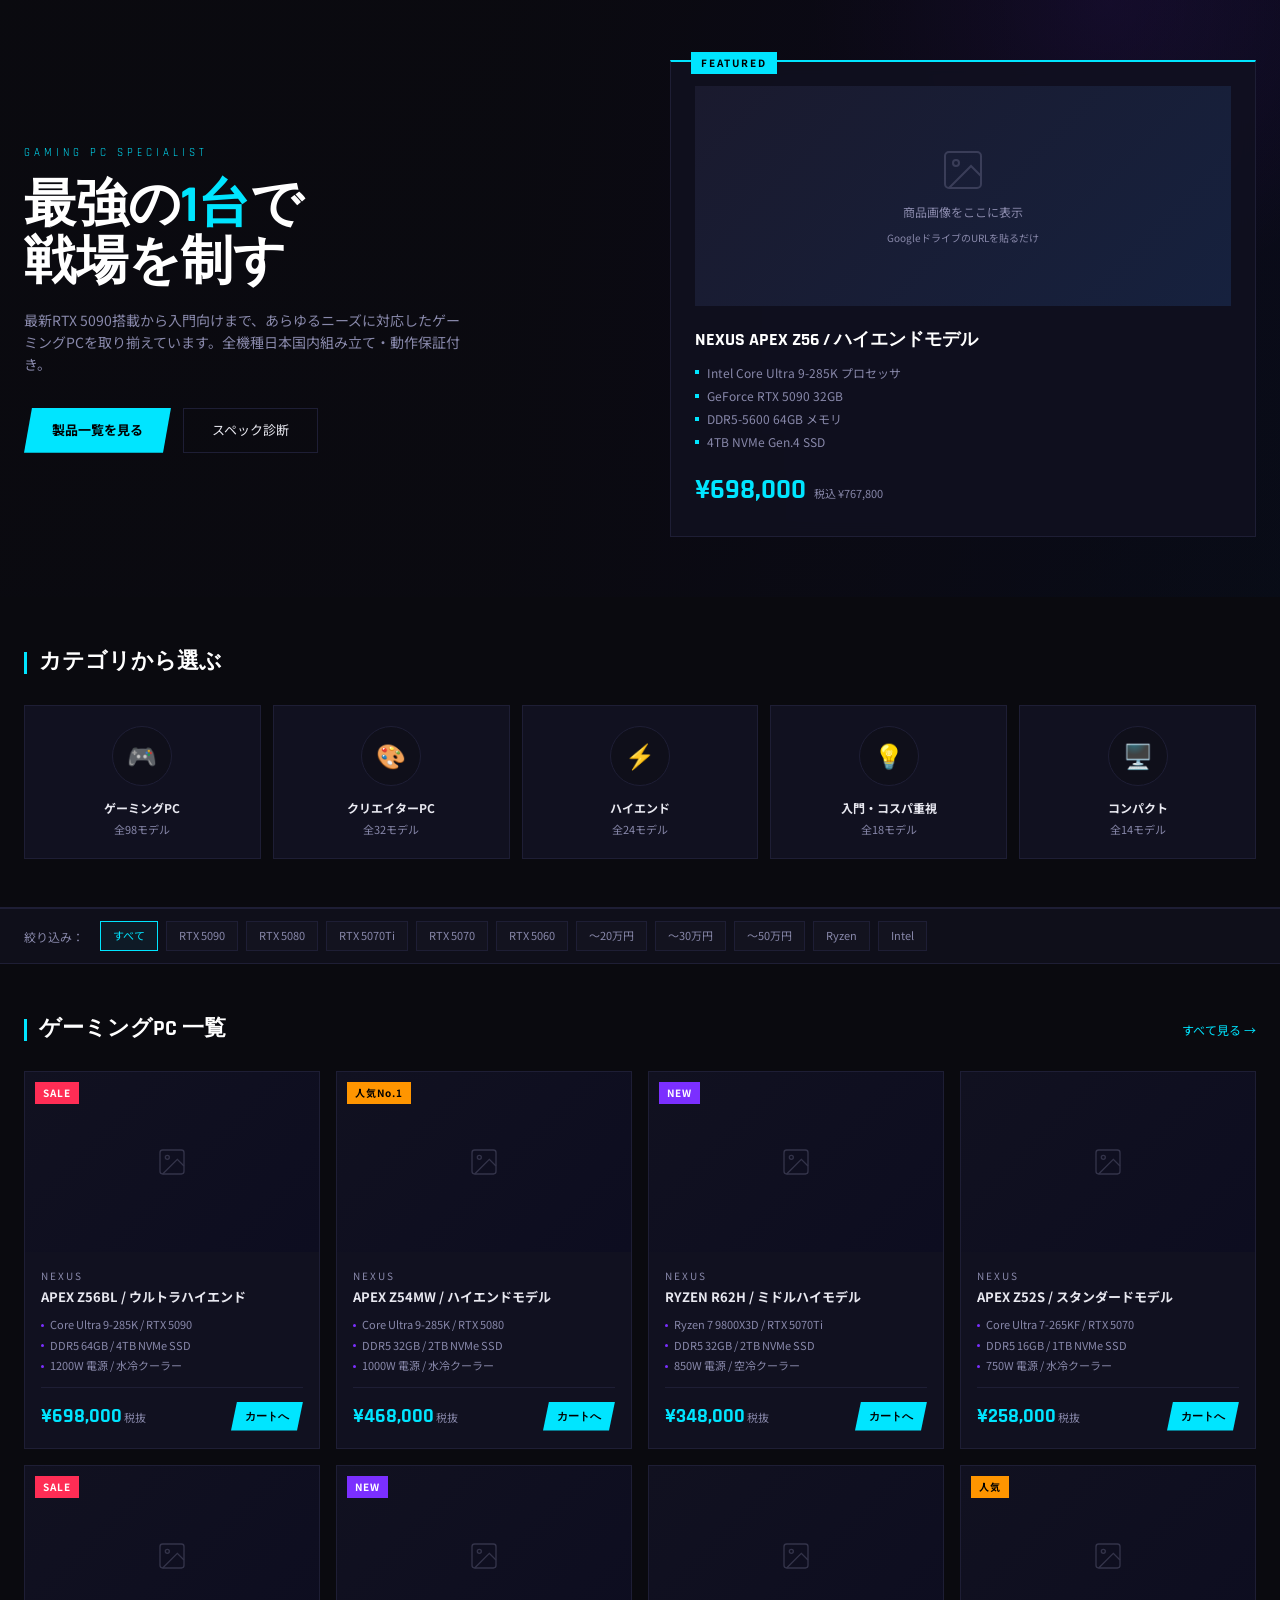
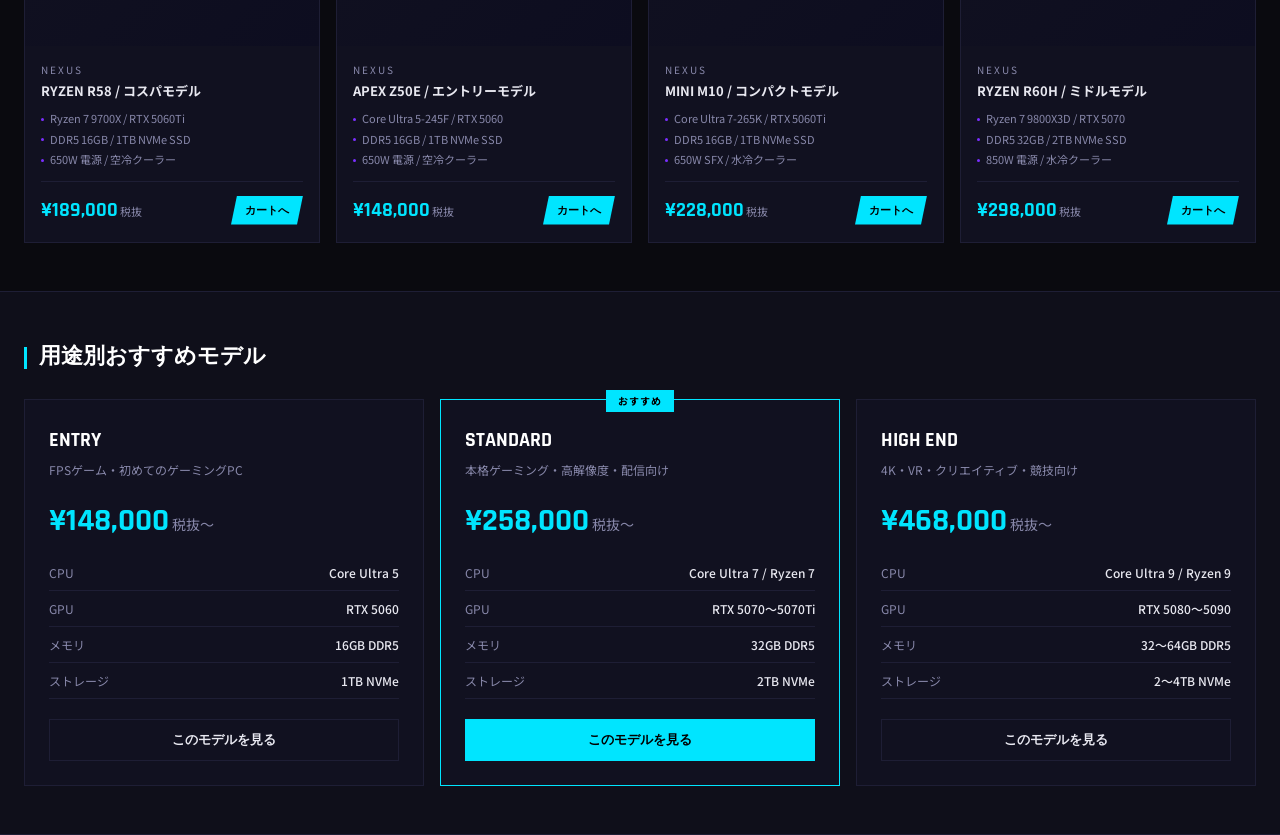
<file: index.html>
<!DOCTYPE html>
<html lang="ja">
<head>
<meta charset="UTF-8">
<meta name="viewport" content="width=device-width, initial-scale=1.0">
<title>NEXUS PC - ゲーミングPC専門店</title>
<link href="https://fonts.googleapis.com/css2?family=Rajdhani:wght@500;600;700&family=Noto+Sans+JP:wght@300;400;500;700&display=swap" rel="stylesheet">
<link rel="stylesheet" href="common.css">
<style>
  /* ===== HERO ===== */
  .hero {
    position: relative;
    background: linear-gradient(135deg, #0a0a0f 0%, #0d0820 50%, #080d1a 100%);
    overflow: hidden;
    min-height: 500px;
  }

  /* ヒーロー背景画像 — ここにURLを入れると背景画像になります */
  /* .hero { background-image: url('あなたの画像URL'); background-size: cover; background-position: center; } */

  .hero-overlay {
    position: absolute; inset: 0;
    background: linear-gradient(90deg, rgba(10,10,15,0.92) 40%, rgba(10,10,15,0.3) 100%);
    pointer-events: none;
  }
  .hero::before {
    content: ''; position: absolute; top: -50%; right: -10%;
    width: 600px; height: 600px;
    background: radial-gradient(circle, rgba(123,47,255,0.15) 0%, transparent 70%);
    pointer-events: none;
  }

  .hero-inner {
    max-width: 1400px; margin: 0 auto;
    display: grid; grid-template-columns: 1fr 1fr;
    gap: 60px; align-items: center;
    padding: 60px 24px;
    position: relative; z-index: 1;
  }

  .hero-label {
    font-family: 'Rajdhani', sans-serif; font-size: 11px;
    letter-spacing: 4px; color: var(--accent); margin-bottom: 16px; text-transform: uppercase;
  }
  .hero h1 {
    font-family: 'Rajdhani', sans-serif; font-size: 52px;
    font-weight: 700; line-height: 1.1; color: var(--white); margin-bottom: 16px;
  }
  .hero h1 em { font-style: normal; color: var(--accent); }
  .hero p { color: var(--text2); font-size: 14px; margin-bottom: 32px; max-width: 440px; }
  .hero-btns { display: flex; gap: 12px; }

  .btn-secondary {
    background: transparent; color: var(--text); font-size: 13px;
    padding: 11px 28px; border: 1px solid var(--border);
    cursor: pointer; text-decoration: none; display: inline-block; transition: all 0.2s;
  }
  .btn-secondary:hover { border-color: var(--accent); color: var(--accent); }

  /* Hero右側：画像 or フィーチャーカード */
  .hero-featured {
    background: rgba(17,17,32,0.85);
    border: 1px solid var(--border);
    border-top: 2px solid var(--accent);
    padding: 24px; position: relative;
    backdrop-filter: blur(8px);
  }
  .featured-badge {
    position: absolute; top: -10px; left: 20px;
    background: var(--accent); color: #000;
    font-size: 10px; font-weight: 700; padding: 3px 10px; letter-spacing: 2px;
  }

  /* ★ 商品画像エリア — ここに実際の画像が入ります */
  .featured-img {
    width: 100%; height: 220px;
    background: linear-gradient(135deg, #1a1a2e, #16213e);
    display: flex; align-items: center; justify-content: center;
    margin-bottom: 20px; overflow: hidden; position: relative;
  }
  .featured-img img {
    width: 100%; height: 100%; object-fit: cover;
  }
  /* 画像がない場合のプレースホルダー */
  .img-placeholder {
    display: flex; flex-direction: column;
    align-items: center; justify-content: center; gap: 8px;
    color: var(--text2); font-size: 12px; text-align: center;
    width: 100%; height: 100%;
  }
  .img-placeholder svg { opacity: 0.3; }

  .featured-name {
    font-family: 'Rajdhani', sans-serif; font-size: 18px;
    font-weight: 700; color: var(--white); margin-bottom: 8px;
  }
  .featured-specs { display: flex; flex-direction: column; gap: 4px; margin-bottom: 16px; }
  .spec-item { display: flex; align-items: center; gap: 8px; font-size: 12px; color: var(--text2); }
  .spec-item::before { content: ''; width: 4px; height: 4px; background: var(--accent); display: block; flex-shrink: 0; }
  .featured-price { display: flex; align-items: baseline; gap: 8px; }
  .price-main { font-family: 'Rajdhani', sans-serif; font-size: 28px; font-weight: 700; color: var(--accent); }
  .price-tax { font-size: 11px; color: var(--text2); }

  /* ===== CATEGORIES ===== */
  .section { max-width: 1400px; margin: 0 auto; padding: 48px 24px; }
  .section-header { display: flex; align-items: center; justify-content: space-between; margin-bottom: 24px; }
  .section-title {
    font-family: 'Rajdhani', sans-serif; font-size: 22px;
    font-weight: 700; color: var(--white); display: flex; align-items: center; gap: 12px;
  }
  .section-title::before { content: ''; width: 3px; height: 22px; background: var(--accent); display: block; }
  .see-all { font-size: 12px; color: var(--accent); text-decoration: none; display: flex; align-items: center; gap: 4px; }

  .cat-grid { display: grid; grid-template-columns: repeat(5, 1fr); gap: 12px; }
  .cat-card {
    background: var(--card); border: 1px solid var(--border);
    padding: 20px 16px; text-align: center; cursor: pointer;
    transition: all 0.2s; text-decoration: none; display: block;
  }
  .cat-card:hover { border-color: var(--accent); background: rgba(0,229,255,0.05); }

  /* ★ カテゴリ画像エリア */
  .cat-img {
    width: 60px; height: 60px; margin: 0 auto 12px;
    background: var(--bg2); border-radius: 50%;
    display: flex; align-items: center; justify-content: center;
    overflow: hidden; border: 1px solid var(--border);
  }
  .cat-img img { width: 100%; height: 100%; object-fit: cover; }
  .cat-icon { font-size: 24px; }
  .cat-name { font-size: 12px; font-weight: 700; color: var(--text); display: block; }
  .cat-count { font-size: 11px; color: var(--text2); margin-top: 4px; display: block; }

  /* ===== FILTER ===== */
  .filter-bar { background: var(--bg2); border-top: 1px solid var(--border); border-bottom: 1px solid var(--border); padding: 12px 24px; }
  .filter-inner { max-width: 1400px; margin: 0 auto; display: flex; align-items: center; gap: 16px; flex-wrap: wrap; }
  .filter-label { font-size: 12px; color: var(--text2); white-space: nowrap; }
  .filter-chips { display: flex; gap: 8px; flex-wrap: wrap; }
  .chip {
    background: var(--bg3); border: 1px solid var(--border); color: var(--text2);
    font-size: 11px; padding: 5px 12px; cursor: pointer; transition: all 0.2s; white-space: nowrap;
  }
  .chip:hover, .chip.active { border-color: var(--accent); color: var(--accent); background: rgba(0,229,255,0.05); }

  /* ===== PRODUCTS ===== */
  .product-grid { display: grid; grid-template-columns: repeat(4, 1fr); gap: 16px; }
  .product-card {
    background: var(--card); border: 1px solid var(--border);
    cursor: pointer; transition: all 0.25s; position: relative; overflow: hidden;
  }
  .product-card::before {
    content: ''; position: absolute; top: 0; left: 0; right: 0; height: 2px;
    background: linear-gradient(90deg, var(--accent2), var(--accent)); opacity: 0; transition: opacity 0.2s;
  }
  .product-card:hover { border-color: rgba(0,229,255,0.3); transform: translateY(-3px); box-shadow: 0 12px 40px rgba(0,0,0,0.4); }
  .product-card:hover::before { opacity: 1; }

  /* ★ 商品画像エリア — 実際の商品画像を入れる場所 */
  .product-img {
    width: 100%; height: 180px;
    background: linear-gradient(135deg, #111120, #0d0d20);
    display: flex; align-items: center; justify-content: center;
    position: relative; overflow: hidden;
  }
  .product-img img { width: 100%; height: 100%; object-fit: cover; }
  .product-img .img-placeholder { font-size: 11px; }

  .product-tag {
    position: absolute; top: 10px; left: 10px;
    color: #fff; font-size: 10px; font-weight: 700; padding: 3px 8px; letter-spacing: 1px;
  }
  .product-tag.new { background: var(--accent2); }
  .product-tag.sale { background: var(--accent3); }
  .product-tag.popular { background: #ff9500; color: #000; }

  .product-info { padding: 16px; }
  .product-brand { font-size: 10px; color: var(--text2); letter-spacing: 2px; margin-bottom: 4px; text-transform: uppercase; }
  .product-name { font-size: 13px; font-weight: 700; color: var(--text); margin-bottom: 10px; line-height: 1.4; }
  .product-spec-list { display: flex; flex-direction: column; gap: 3px; margin-bottom: 12px; }
  .product-spec { font-size: 11px; color: var(--text2); display: flex; align-items: center; gap: 6px; }
  .product-spec::before { content: ''; width: 3px; height: 3px; background: var(--accent2); display: block; border-radius: 50%; flex-shrink: 0; }
  .product-footer { display: flex; align-items: center; justify-content: space-between; padding-top: 12px; border-top: 1px solid var(--border); }
  .product-price { font-family: 'Rajdhani', sans-serif; font-size: 20px; font-weight: 700; color: var(--accent); }
  .product-price span { font-size: 11px; color: var(--text2); font-family: 'Noto Sans JP', sans-serif; font-weight: 400; }
  .btn-cart {
    background: var(--accent); color: #000; border: none; font-size: 11px; font-weight: 700;
    padding: 7px 14px; cursor: pointer;
    clip-path: polygon(6px 0%, 100% 0%, calc(100% - 6px) 100%, 0% 100%); transition: all 0.2s;
  }
  .btn-cart:hover { background: #33ecff; }

  /* ===== TIER ===== */
  .comparison { background: var(--bg2); border-top: 1px solid var(--border); border-bottom: 1px solid var(--border); padding: 48px 24px; }
  .comparison-inner { max-width: 1400px; margin: 0 auto; }
  .tier-grid { display: grid; grid-template-columns: repeat(3, 1fr); gap: 16px; margin-top: 24px; }
  .tier-card { background: var(--card); border: 1px solid var(--border); padding: 24px; position: relative; }
  .tier-card.recommended { border-color: var(--accent); }
  .tier-card.recommended::before {
    content: 'おすすめ'; position: absolute; top: -10px; left: 50%; transform: translateX(-50%);
    background: var(--accent); color: #000; font-size: 10px; font-weight: 700; padding: 3px 12px; letter-spacing: 1px;
  }
  .tier-name { font-family: 'Rajdhani', sans-serif; font-size: 20px; font-weight: 700; color: var(--white); margin-bottom: 4px; }
  .tier-desc { font-size: 12px; color: var(--text2); margin-bottom: 16px; }
  .tier-price { font-family: 'Rajdhani', sans-serif; font-size: 32px; font-weight: 700; color: var(--accent); margin-bottom: 16px; }
  .tier-price span { font-size: 14px; color: var(--text2); font-family: 'Noto Sans JP', sans-serif; font-weight: 400; }
  .tier-specs { display: flex; flex-direction: column; gap: 8px; margin-bottom: 20px; }
  .tier-spec { display: flex; justify-content: space-between; font-size: 12px; padding-bottom: 8px; border-bottom: 1px solid var(--border); }
  .tier-spec-label { color: var(--text2); }
  .tier-spec-val { color: var(--text); font-weight: 500; }
  .btn-tier {
    display: block; width: 100%; padding: 11px; text-align: center;
    font-size: 13px; font-weight: 700; cursor: pointer;
    border: 1px solid var(--border); background: transparent; color: var(--text); transition: all 0.2s;
  }
  .tier-card.recommended .btn-tier { background: var(--accent); border-color: var(--accent); color: #000; }
  .btn-tier:hover { border-color: var(--accent); color: var(--accent); }
  .tier-card.recommended .btn-tier:hover { background: #33ecff; }

  .divider { height: 1px; background: var(--border); }
</style>
</head>
<body>
<div id="header-mount"></div>

<!-- Hero -->
<section class="hero">
  <div class="hero-overlay"></div>
  <div class="hero-inner">
    <div>
      <div class="hero-label">GAMING PC SPECIALIST</div>
      <h1>最強の<em>1台</em>で<br>戦場を制す</h1>
      <p>最新RTX 5090搭載から入門向けまで、あらゆるニーズに対応したゲーミングPCを取り揃えています。全機種日本国内組み立て・動作保証付き。</p>
      <div class="hero-btns">
        <a href="#products" class="btn-primary">製品一覧を見る</a>
        <a href="#tiers" class="btn-secondary">スペック診断</a>
      </div>
    </div>
    <div class="hero-featured">
      <div class="featured-badge">FEATURED</div>

      <!-- ★ ここにヒーロー商品の画像URL を入れてください -->
      <!-- 例: <img src="https://drive.google.com/uc?id=XXXX" alt="注目商品"> -->
      <div class="featured-img">
        <div class="img-placeholder">
          <svg width="48" height="48" fill="none" stroke="currentColor" stroke-width="1" viewBox="0 0 24 24"><rect x="3" y="3" width="18" height="18" rx="2"/><circle cx="8.5" cy="8.5" r="1.5"/><polyline points="21 15 16 10 5 21"/></svg>
          商品画像をここに表示<br><small>GoogleドライブのURLを貼るだけ</small>
        </div>
      </div>

      <div class="featured-name">NEXUS APEX Z56 / ハイエンドモデル</div>
      <div class="featured-specs">
        <div class="spec-item">Intel Core Ultra 9-285K プロセッサ</div>
        <div class="spec-item">GeForce RTX 5090 32GB</div>
        <div class="spec-item">DDR5-5600 64GB メモリ</div>
        <div class="spec-item">4TB NVMe Gen.4 SSD</div>
      </div>
      <div class="featured-price">
        <span class="price-main">¥698,000</span>
        <span class="price-tax">税込 ¥767,800</span>
      </div>
    </div>
  </div>
</section>

<!-- Categories -->
<div class="section">
  <div class="section-header">
    <div class="section-title">カテゴリから選ぶ</div>
  </div>
  <div class="cat-grid">
    <a href="#" class="cat-card">
      <!-- ★ カテゴリ画像: <div class="cat-img"><img src="URL" alt="ゲーミングPC"></div> -->
      <div class="cat-img"><span class="cat-icon">🎮</span></div>
      <span class="cat-name">ゲーミングPC</span>
      <span class="cat-count">全98モデル</span>
    </a>
    <a href="#" class="cat-card">
      <div class="cat-img"><span class="cat-icon">🎨</span></div>
      <span class="cat-name">クリエイターPC</span>
      <span class="cat-count">全32モデル</span>
    </a>
    <a href="#" class="cat-card">
      <div class="cat-img"><span class="cat-icon">⚡</span></div>
      <span class="cat-name">ハイエンド</span>
      <span class="cat-count">全24モデル</span>
    </a>
    <a href="#" class="cat-card">
      <div class="cat-img"><span class="cat-icon">💡</span></div>
      <span class="cat-name">入門・コスパ重視</span>
      <span class="cat-count">全18モデル</span>
    </a>
    <a href="#" class="cat-card">
      <div class="cat-img"><span class="cat-icon">🖥️</span></div>
      <span class="cat-name">コンパクト</span>
      <span class="cat-count">全14モデル</span>
    </a>
  </div>
</div>

<div class="divider"></div>

<!-- Filter -->
<div class="filter-bar">
  <div class="filter-inner">
    <span class="filter-label">絞り込み：</span>
    <div class="filter-chips">
      <span class="chip active">すべて</span>
      <span class="chip">RTX 5090</span>
      <span class="chip">RTX 5080</span>
      <span class="chip">RTX 5070Ti</span>
      <span class="chip">RTX 5070</span>
      <span class="chip">RTX 5060</span>
      <span class="chip">～20万円</span>
      <span class="chip">～30万円</span>
      <span class="chip">～50万円</span>
      <span class="chip">Ryzen</span>
      <span class="chip">Intel</span>
    </div>
  </div>
</div>

<!-- Products -->
<div class="section" id="products">
  <div class="section-header">
    <div class="section-title">ゲーミングPC 一覧</div>
    <a href="#" class="see-all">すべて見る →</a>
  </div>
  <div class="product-grid">

    <div class="product-card">
      <div class="product-img">
        <!-- ★ 商品画像: <img src="GoogleドライブのURL" alt="商品名"> -->
        <div class="img-placeholder">
          <svg width="32" height="32" fill="none" stroke="currentColor" stroke-width="1" viewBox="0 0 24 24"><rect x="3" y="3" width="18" height="18" rx="2"/><circle cx="8.5" cy="8.5" r="1.5"/><polyline points="21 15 16 10 5 21"/></svg>
        </div>
        <div class="product-tag sale">SALE</div>
      </div>
      <div class="product-info">
        <div class="product-brand">NEXUS</div>
        <div class="product-name">APEX Z56BL / ウルトラハイエンド</div>
        <div class="product-spec-list">
          <div class="product-spec">Core Ultra 9-285K / RTX 5090</div>
          <div class="product-spec">DDR5 64GB / 4TB NVMe SSD</div>
          <div class="product-spec">1200W 電源 / 水冷クーラー</div>
        </div>
        <div class="product-footer">
          <div class="product-price">¥698,000<span> 税抜</span></div>
          <button class="btn-cart">カートへ</button>
        </div>
      </div>
    </div>

    <div class="product-card">
      <div class="product-img">
        <div class="img-placeholder"><svg width="32" height="32" fill="none" stroke="currentColor" stroke-width="1" viewBox="0 0 24 24"><rect x="3" y="3" width="18" height="18" rx="2"/><circle cx="8.5" cy="8.5" r="1.5"/><polyline points="21 15 16 10 5 21"/></svg></div>
        <div class="product-tag popular">人気No.1</div>
      </div>
      <div class="product-info">
        <div class="product-brand">NEXUS</div>
        <div class="product-name">APEX Z54MW / ハイエンドモデル</div>
        <div class="product-spec-list">
          <div class="product-spec">Core Ultra 9-285K / RTX 5080</div>
          <div class="product-spec">DDR5 32GB / 2TB NVMe SSD</div>
          <div class="product-spec">1000W 電源 / 水冷クーラー</div>
        </div>
        <div class="product-footer">
          <div class="product-price">¥468,000<span> 税抜</span></div>
          <button class="btn-cart">カートへ</button>
        </div>
      </div>
    </div>

    <div class="product-card">
      <div class="product-img">
        <div class="img-placeholder"><svg width="32" height="32" fill="none" stroke="currentColor" stroke-width="1" viewBox="0 0 24 24"><rect x="3" y="3" width="18" height="18" rx="2"/><circle cx="8.5" cy="8.5" r="1.5"/><polyline points="21 15 16 10 5 21"/></svg></div>
        <div class="product-tag new">NEW</div>
      </div>
      <div class="product-info">
        <div class="product-brand">NEXUS</div>
        <div class="product-name">RYZEN R62H / ミドルハイモデル</div>
        <div class="product-spec-list">
          <div class="product-spec">Ryzen 7 9800X3D / RTX 5070Ti</div>
          <div class="product-spec">DDR5 32GB / 2TB NVMe SSD</div>
          <div class="product-spec">850W 電源 / 空冷クーラー</div>
        </div>
        <div class="product-footer">
          <div class="product-price">¥348,000<span> 税抜</span></div>
          <button class="btn-cart">カートへ</button>
        </div>
      </div>
    </div>

    <div class="product-card">
      <div class="product-img">
        <div class="img-placeholder"><svg width="32" height="32" fill="none" stroke="currentColor" stroke-width="1" viewBox="0 0 24 24"><rect x="3" y="3" width="18" height="18" rx="2"/><circle cx="8.5" cy="8.5" r="1.5"/><polyline points="21 15 16 10 5 21"/></svg></div>
      </div>
      <div class="product-info">
        <div class="product-brand">NEXUS</div>
        <div class="product-name">APEX Z52S / スタンダードモデル</div>
        <div class="product-spec-list">
          <div class="product-spec">Core Ultra 7-265KF / RTX 5070</div>
          <div class="product-spec">DDR5 16GB / 1TB NVMe SSD</div>
          <div class="product-spec">750W 電源 / 水冷クーラー</div>
        </div>
        <div class="product-footer">
          <div class="product-price">¥258,000<span> 税抜</span></div>
          <button class="btn-cart">カートへ</button>
        </div>
      </div>
    </div>

    <div class="product-card">
      <div class="product-img">
        <div class="img-placeholder"><svg width="32" height="32" fill="none" stroke="currentColor" stroke-width="1" viewBox="0 0 24 24"><rect x="3" y="3" width="18" height="18" rx="2"/><circle cx="8.5" cy="8.5" r="1.5"/><polyline points="21 15 16 10 5 21"/></svg></div>
        <div class="product-tag sale">SALE</div>
      </div>
      <div class="product-info">
        <div class="product-brand">NEXUS</div>
        <div class="product-name">RYZEN R58 / コスパモデル</div>
        <div class="product-spec-list">
          <div class="product-spec">Ryzen 7 9700X / RTX 5060Ti</div>
          <div class="product-spec">DDR5 16GB / 1TB NVMe SSD</div>
          <div class="product-spec">650W 電源 / 空冷クーラー</div>
        </div>
        <div class="product-footer">
          <div class="product-price">¥189,000<span> 税抜</span></div>
          <button class="btn-cart">カートへ</button>
        </div>
      </div>
    </div>

    <div class="product-card">
      <div class="product-img">
        <div class="img-placeholder"><svg width="32" height="32" fill="none" stroke="currentColor" stroke-width="1" viewBox="0 0 24 24"><rect x="3" y="3" width="18" height="18" rx="2"/><circle cx="8.5" cy="8.5" r="1.5"/><polyline points="21 15 16 10 5 21"/></svg></div>
        <div class="product-tag new">NEW</div>
      </div>
      <div class="product-info">
        <div class="product-brand">NEXUS</div>
        <div class="product-name">APEX Z50E / エントリーモデル</div>
        <div class="product-spec-list">
          <div class="product-spec">Core Ultra 5-245F / RTX 5060</div>
          <div class="product-spec">DDR5 16GB / 1TB NVMe SSD</div>
          <div class="product-spec">650W 電源 / 空冷クーラー</div>
        </div>
        <div class="product-footer">
          <div class="product-price">¥148,000<span> 税抜</span></div>
          <button class="btn-cart">カートへ</button>
        </div>
      </div>
    </div>

    <div class="product-card">
      <div class="product-img">
        <div class="img-placeholder"><svg width="32" height="32" fill="none" stroke="currentColor" stroke-width="1" viewBox="0 0 24 24"><rect x="3" y="3" width="18" height="18" rx="2"/><circle cx="8.5" cy="8.5" r="1.5"/><polyline points="21 15 16 10 5 21"/></svg></div>
      </div>
      <div class="product-info">
        <div class="product-brand">NEXUS</div>
        <div class="product-name">MINI M10 / コンパクトモデル</div>
        <div class="product-spec-list">
          <div class="product-spec">Core Ultra 7-265K / RTX 5060Ti</div>
          <div class="product-spec">DDR5 16GB / 1TB NVMe SSD</div>
          <div class="product-spec">650W SFX / 水冷クーラー</div>
        </div>
        <div class="product-footer">
          <div class="product-price">¥228,000<span> 税抜</span></div>
          <button class="btn-cart">カートへ</button>
        </div>
      </div>
    </div>

    <div class="product-card">
      <div class="product-img">
        <div class="img-placeholder"><svg width="32" height="32" fill="none" stroke="currentColor" stroke-width="1" viewBox="0 0 24 24"><rect x="3" y="3" width="18" height="18" rx="2"/><circle cx="8.5" cy="8.5" r="1.5"/><polyline points="21 15 16 10 5 21"/></svg></div>
        <div class="product-tag popular">人気</div>
      </div>
      <div class="product-info">
        <div class="product-brand">NEXUS</div>
        <div class="product-name">RYZEN R60H / ミドルモデル</div>
        <div class="product-spec-list">
          <div class="product-spec">Ryzen 7 9800X3D / RTX 5070</div>
          <div class="product-spec">DDR5 32GB / 2TB NVMe SSD</div>
          <div class="product-spec">850W 電源 / 水冷クーラー</div>
        </div>
        <div class="product-footer">
          <div class="product-price">¥298,000<span> 税抜</span></div>
          <button class="btn-cart">カートへ</button>
        </div>
      </div>
    </div>

  </div>
</div>

<!-- Tier -->
<div class="comparison" id="tiers">
  <div class="comparison-inner">
    <div class="section-header">
      <div class="section-title">用途別おすすめモデル</div>
    </div>
    <div class="tier-grid">
      <div class="tier-card">
        <div class="tier-name">ENTRY</div>
        <div class="tier-desc">FPSゲーム・初めてのゲーミングPC</div>
        <div class="tier-price">¥148,000<span> 税抜〜</span></div>
        <div class="tier-specs">
          <div class="tier-spec"><span class="tier-spec-label">CPU</span><span class="tier-spec-val">Core Ultra 5</span></div>
          <div class="tier-spec"><span class="tier-spec-label">GPU</span><span class="tier-spec-val">RTX 5060</span></div>
          <div class="tier-spec"><span class="tier-spec-label">メモリ</span><span class="tier-spec-val">16GB DDR5</span></div>
          <div class="tier-spec"><span class="tier-spec-label">ストレージ</span><span class="tier-spec-val">1TB NVMe</span></div>
        </div>
        <button class="btn-tier">このモデルを見る</button>
      </div>
      <div class="tier-card recommended">
        <div class="tier-name">STANDARD</div>
        <div class="tier-desc">本格ゲーミング・高解像度・配信向け</div>
        <div class="tier-price">¥258,000<span> 税抜〜</span></div>
        <div class="tier-specs">
          <div class="tier-spec"><span class="tier-spec-label">CPU</span><span class="tier-spec-val">Core Ultra 7 / Ryzen 7</span></div>
          <div class="tier-spec"><span class="tier-spec-label">GPU</span><span class="tier-spec-val">RTX 5070〜5070Ti</span></div>
          <div class="tier-spec"><span class="tier-spec-label">メモリ</span><span class="tier-spec-val">32GB DDR5</span></div>
          <div class="tier-spec"><span class="tier-spec-label">ストレージ</span><span class="tier-spec-val">2TB NVMe</span></div>
        </div>
        <button class="btn-tier">このモデルを見る</button>
      </div>
      <div class="tier-card">
        <div class="tier-name">HIGH END</div>
        <div class="tier-desc">4K・VR・クリエイティブ・競技向け</div>
        <div class="tier-price">¥468,000<span> 税抜〜</span></div>
        <div class="tier-specs">
          <div class="tier-spec"><span class="tier-spec-label">CPU</span><span class="tier-spec-val">Core Ultra 9 / Ryzen 9</span></div>
          <div class="tier-spec"><span class="tier-spec-label">GPU</span><span class="tier-spec-val">RTX 5080〜5090</span></div>
          <div class="tier-spec"><span class="tier-spec-label">メモリ</span><span class="tier-spec-val">32〜64GB DDR5</span></div>
          <div class="tier-spec"><span class="tier-spec-label">ストレージ</span><span class="tier-spec-val">2〜4TB NVMe</span></div>
        </div>
        <button class="btn-tier">このモデルを見る</button>
      </div>
    </div>
  </div>
</div>

<div id="footer-mount"></div>

<script src="shared.js"></script>
<script>
  document.getElementById('header-mount').innerHTML = renderHeader('home');
  document.getElementById('footer-mount').innerHTML = renderFooter();

  document.querySelectorAll('.chip').forEach(chip => {
    chip.addEventListener('click', function() {
      document.querySelectorAll('.chip').forEach(c => c.classList.remove('active'));
      this.classList.add('active');
    });
  });
  document.querySelectorAll('.btn-cart').forEach(btn => {
    btn.addEventListener('click', function(e) {
      e.stopPropagation();
      this.textContent = '✓ 追加済み';
      this.style.background = '#7b2fff';
      setTimeout(() => { this.textContent = 'カートへ'; this.style.background = ''; }, 2000);
    });
  });
</script>
</body>
</html>
</file>
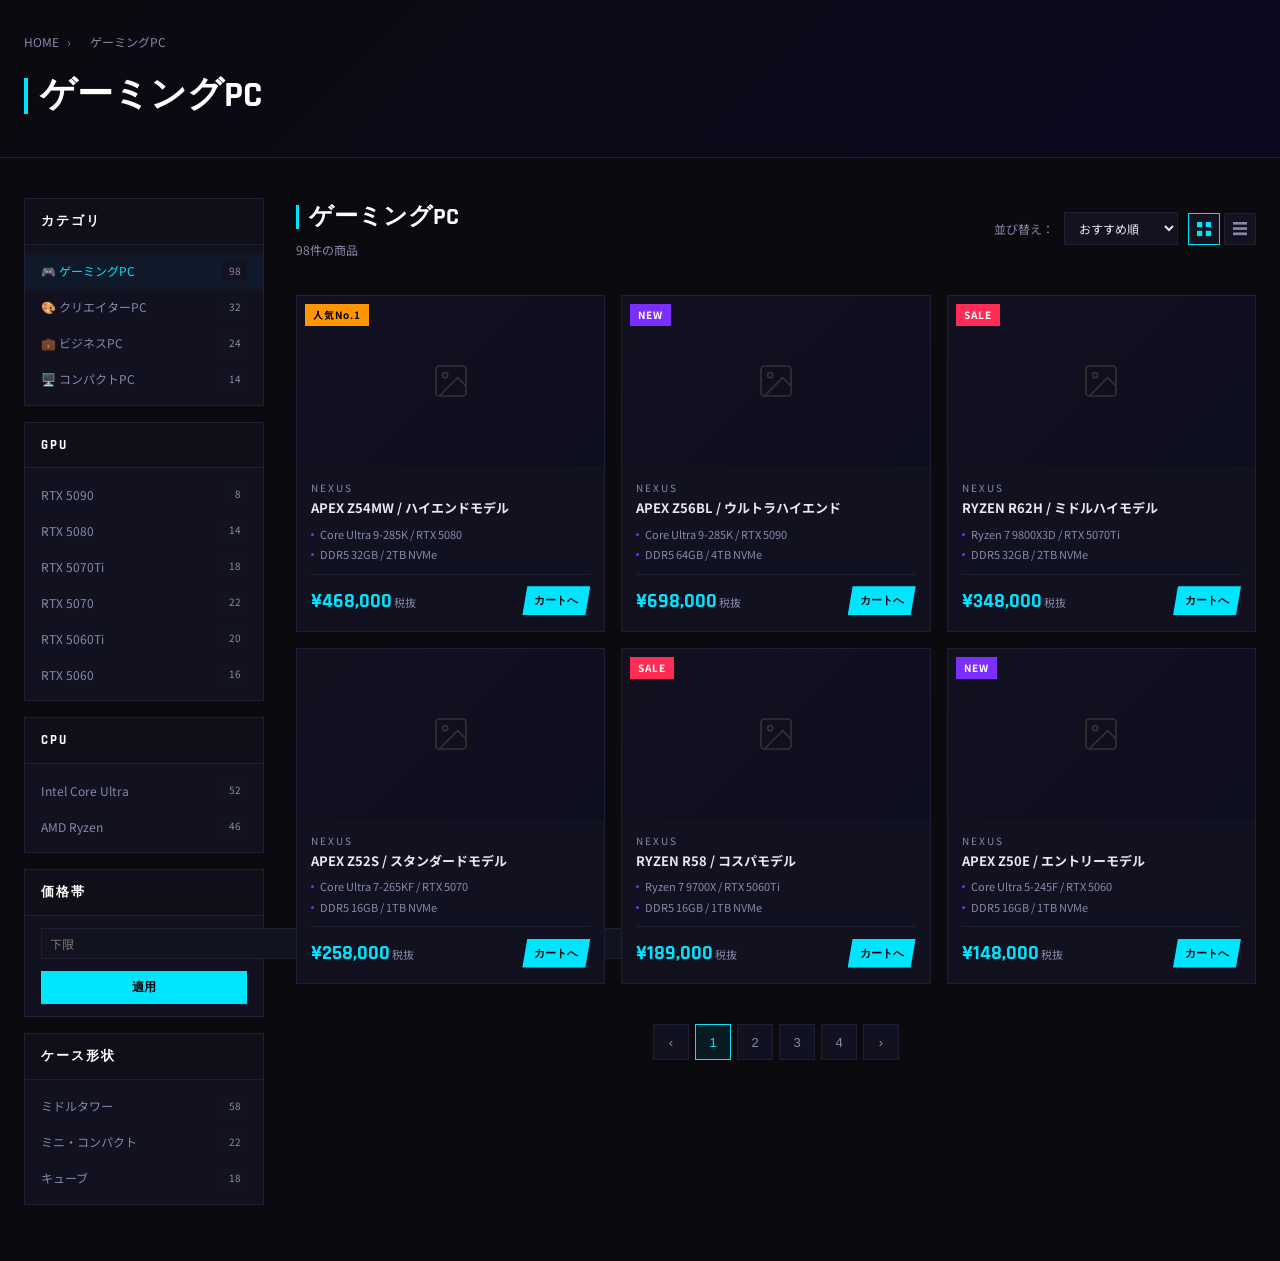
<file: category.html>
<!DOCTYPE html>
<html lang="ja">
<head>
<meta charset="UTF-8">
<meta name="viewport" content="width=device-width, initial-scale=1.0">
<title>ゲーミングPC一覧 | NEXUS PC</title>
<link href="https://fonts.googleapis.com/css2?family=Rajdhani:wght@500;600;700&family=Noto+Sans+JP:wght@300;400;500;700&display=swap" rel="stylesheet">
<link rel="stylesheet" href="common.css">
<style>
  .category-layout {
    max-width: 1400px; margin: 0 auto; padding: 40px 24px;
    display: grid; grid-template-columns: 240px 1fr; gap: 32px;
    align-items: flex-start;
  }

  /* ===== サイドバー ===== */
  .sidebar { position: sticky; top: 90px; }

  .sidebar-block {
    background: var(--card); border: 1px solid var(--border);
    margin-bottom: 16px;
  }
  .sidebar-title {
    font-family: 'Rajdhani', sans-serif; font-size: 13px; font-weight: 700;
    color: var(--white); letter-spacing: 2px; padding: 12px 16px;
    border-bottom: 1px solid var(--border); background: var(--bg2);
  }
  .sidebar-list { padding: 8px 0; }
  .sidebar-item {
    display: flex; justify-content: space-between; align-items: center;
    padding: 8px 16px; font-size: 12px; color: var(--text2);
    cursor: pointer; transition: all 0.15s;
  }
  .sidebar-item:hover, .sidebar-item.active { color: var(--accent); background: rgba(0,229,255,0.04); }
  .sidebar-item .count { font-size: 10px; color: var(--text2); background: var(--bg3); padding: 2px 6px; }

  .price-inputs { padding: 12px 16px; display: flex; flex-direction: column; gap: 8px; }
  .price-row { display: flex; align-items: center; gap: 8px; font-size: 12px; color: var(--text2); }
  .price-input {
    flex: 1; background: var(--bg3); border: 1px solid var(--border);
    color: var(--text); font-size: 12px; padding: 6px 8px; outline: none;
    font-family: 'Noto Sans JP', sans-serif;
  }
  .price-input:focus { border-color: var(--accent); }
  .btn-price-apply {
    width: 100%; background: var(--accent); color: #000; border: none;
    font-size: 12px; font-weight: 700; padding: 8px; cursor: pointer;
    margin-top: 4px; transition: background 0.2s;
  }
  .btn-price-apply:hover { background: #33ecff; }

  /* ===== メインコンテンツ ===== */
  .main-content {}

  .category-header {
    display: flex; align-items: center; justify-content: space-between;
    margin-bottom: 20px; flex-wrap: wrap; gap: 12px;
  }
  .category-title-area {}
  .category-page-title {
    font-family: 'Rajdhani', sans-serif; font-size: 24px; font-weight: 700;
    color: var(--white); display: flex; align-items: center; gap: 10px;
  }
  .category-page-title::before { content: ''; width: 3px; height: 24px; background: var(--accent); display: block; }
  .result-count { font-size: 12px; color: var(--text2); margin-top: 4px; }

  .sort-bar { display: flex; align-items: center; gap: 10px; }
  .sort-label { font-size: 12px; color: var(--text2); }
  .sort-select {
    background: var(--bg3); border: 1px solid var(--border); color: var(--text);
    font-size: 12px; padding: 6px 10px; outline: none; cursor: pointer;
    font-family: 'Noto Sans JP', sans-serif;
  }
  .view-btns { display: flex; gap: 4px; }
  .view-btn {
    width: 32px; height: 32px; background: var(--bg3); border: 1px solid var(--border);
    color: var(--text2); cursor: pointer; display: flex; align-items: center;
    justify-content: center; transition: all 0.15s;
  }
  .view-btn.active, .view-btn:hover { border-color: var(--accent); color: var(--accent); }

  /* アクティブフィルタータグ */
  .active-filters { display: flex; gap: 8px; flex-wrap: wrap; margin-bottom: 16px; }
  .filter-tag {
    background: rgba(0,229,255,0.1); border: 1px solid var(--accent);
    color: var(--accent); font-size: 11px; padding: 4px 10px;
    display: flex; align-items: center; gap: 6px;
  }
  .filter-tag-del { cursor: pointer; font-size: 14px; line-height: 1; }
  .filter-tag-del:hover { color: var(--accent3); }

  /* グリッド表示 */
  .product-grid { display: grid; grid-template-columns: repeat(3, 1fr); gap: 16px; }
  .product-grid.list-view { grid-template-columns: 1fr; }

  .product-card {
    background: var(--card); border: 1px solid var(--border);
    cursor: pointer; transition: all 0.25s; position: relative; overflow: hidden;
  }
  .product-card::before {
    content: ''; position: absolute; top: 0; left: 0; right: 0; height: 2px;
    background: linear-gradient(90deg, var(--accent2), var(--accent)); opacity: 0; transition: opacity 0.2s;
  }
  .product-card:hover { border-color: rgba(0,229,255,0.3); transform: translateY(-2px); box-shadow: 0 8px 32px rgba(0,0,0,0.4); }
  .product-card:hover::before { opacity: 1; }

  /* リスト表示 */
  .list-view .product-card { display: flex; }
  .list-view .product-img { width: 180px; height: 140px; flex-shrink: 0; }
  .list-view .product-info { flex: 1; display: flex; align-items: center; gap: 24px; padding: 16px 20px; }
  .list-view .product-spec-list { flex: 1; }
  .list-view .product-footer { flex-direction: column; align-items: flex-end; border: none; padding: 0; min-width: 140px; }

  .product-img {
    width: 100%; height: 170px;
    background: linear-gradient(135deg, #111120, #0d0d20);
    display: flex; align-items: center; justify-content: center;
    position: relative; overflow: hidden;
  }
  .product-img img { width: 100%; height: 100%; object-fit: cover; }
  .img-placeholder { display: flex; align-items: center; justify-content: center; width: 100%; height: 100%; }

  .product-tag {
    position: absolute; top: 8px; left: 8px;
    color: #fff; font-size: 10px; font-weight: 700; padding: 3px 8px; letter-spacing: 1px;
  }
  .product-tag.new { background: var(--accent2); }
  .product-tag.sale { background: var(--accent3); }
  .product-tag.popular { background: #ff9500; color: #000; }

  .product-info { padding: 14px; }
  .product-brand { font-size: 10px; color: var(--text2); letter-spacing: 2px; margin-bottom: 3px; text-transform: uppercase; }
  .product-name { font-size: 13px; font-weight: 700; color: var(--text); margin-bottom: 8px; line-height: 1.4; }
  .product-spec-list { display: flex; flex-direction: column; gap: 3px; margin-bottom: 10px; }
  .product-spec { font-size: 11px; color: var(--text2); display: flex; align-items: center; gap: 6px; }
  .product-spec::before { content: ''; width: 3px; height: 3px; background: var(--accent2); display: block; border-radius: 50%; flex-shrink: 0; }
  .product-footer { display: flex; align-items: center; justify-content: space-between; padding-top: 10px; border-top: 1px solid var(--border); }
  .product-price { font-family: 'Rajdhani', sans-serif; font-size: 20px; font-weight: 700; color: var(--accent); }
  .product-price span { font-size: 11px; color: var(--text2); font-family: 'Noto Sans JP', sans-serif; font-weight: 400; }
  .btn-cart {
    background: var(--accent); color: #000; border: none; font-size: 11px; font-weight: 700;
    padding: 7px 12px; cursor: pointer;
    clip-path: polygon(5px 0%, 100% 0%, calc(100% - 5px) 100%, 0% 100%); transition: all 0.2s;
  }
  .btn-cart:hover { background: #33ecff; }

  /* ページネーション */
  .pagination { display: flex; justify-content: center; gap: 6px; margin-top: 40px; }
  .page-btn {
    width: 36px; height: 36px; background: var(--card); border: 1px solid var(--border);
    color: var(--text2); font-size: 13px; cursor: pointer; display: flex;
    align-items: center; justify-content: center; transition: all 0.15s;
  }
  .page-btn:hover, .page-btn.active { border-color: var(--accent); color: var(--accent); }
  .page-btn.active { background: rgba(0,229,255,0.08); }
</style>
</head>
<body>
<div id="header-mount"></div>

<!-- ページヒーロー -->
<div class="page-hero" style="padding:32px 24px;">
  <div class="page-hero-inner">
    <div class="breadcrumb">
      <a href="index.html">HOME</a><span>›</span>
      <span id="breadcrumb-current">ゲーミングPC</span>
    </div>
    <div class="page-title" id="page-heading">ゲーミングPC</div>
  </div>
</div>

<div class="category-layout">

  <!-- サイドバー -->
  <aside class="sidebar">

    <div class="sidebar-block">
      <div class="sidebar-title">カテゴリ</div>
      <div class="sidebar-list">
        <div class="sidebar-item active" onclick="filterCategory('gaming', this)">
          🎮 ゲーミングPC <span class="count">98</span>
        </div>
        <div class="sidebar-item" onclick="filterCategory('creator', this)">
          🎨 クリエイターPC <span class="count">32</span>
        </div>
        <div class="sidebar-item" onclick="filterCategory('business', this)">
          💼 ビジネスPC <span class="count">24</span>
        </div>
        <div class="sidebar-item" onclick="filterCategory('compact', this)">
          🖥️ コンパクトPC <span class="count">14</span>
        </div>
      </div>
    </div>

    <div class="sidebar-block">
      <div class="sidebar-title">GPU</div>
      <div class="sidebar-list">
        <div class="sidebar-item" onclick="toggleFilter('gpu','RTX 5090', this)">RTX 5090 <span class="count">8</span></div>
        <div class="sidebar-item" onclick="toggleFilter('gpu','RTX 5080', this)">RTX 5080 <span class="count">14</span></div>
        <div class="sidebar-item" onclick="toggleFilter('gpu','RTX 5070Ti', this)">RTX 5070Ti <span class="count">18</span></div>
        <div class="sidebar-item" onclick="toggleFilter('gpu','RTX 5070', this)">RTX 5070 <span class="count">22</span></div>
        <div class="sidebar-item" onclick="toggleFilter('gpu','RTX 5060Ti', this)">RTX 5060Ti <span class="count">20</span></div>
        <div class="sidebar-item" onclick="toggleFilter('gpu','RTX 5060', this)">RTX 5060 <span class="count">16</span></div>
      </div>
    </div>

    <div class="sidebar-block">
      <div class="sidebar-title">CPU</div>
      <div class="sidebar-list">
        <div class="sidebar-item" onclick="toggleFilter('cpu','Intel', this)">Intel Core Ultra <span class="count">52</span></div>
        <div class="sidebar-item" onclick="toggleFilter('cpu','Ryzen', this)">AMD Ryzen <span class="count">46</span></div>
      </div>
    </div>

    <div class="sidebar-block">
      <div class="sidebar-title">価格帯</div>
      <div class="price-inputs">
        <div class="price-row">
          <input type="number" class="price-input" id="price-min" placeholder="下限">
          <span>〜</span>
          <input type="number" class="price-input" id="price-max" placeholder="上限">
          <span style="font-size:11px;">円</span>
        </div>
        <button class="btn-price-apply" onclick="applyPriceFilter()">適用</button>
      </div>
    </div>

    <div class="sidebar-block">
      <div class="sidebar-title">ケース形状</div>
      <div class="sidebar-list">
        <div class="sidebar-item" onclick="toggleFilter('case','ミドルタワー', this)">ミドルタワー <span class="count">58</span></div>
        <div class="sidebar-item" onclick="toggleFilter('case','ミニ・コンパクト', this)">ミニ・コンパクト <span class="count">22</span></div>
        <div class="sidebar-item" onclick="toggleFilter('case','キューブ', this)">キューブ <span class="count">18</span></div>
      </div>
    </div>

  </aside>

  <!-- メインコンテンツ -->
  <main class="main-content">

    <div class="category-header">
      <div class="category-title-area">
        <div class="category-page-title" id="category-title">ゲーミングPC</div>
        <div class="result-count" id="result-count">98件の商品</div>
      </div>
      <div class="sort-bar">
        <span class="sort-label">並び替え：</span>
        <select class="sort-select" onchange="sortProducts(this.value)">
          <option value="recommended">おすすめ順</option>
          <option value="price-asc">価格が安い順</option>
          <option value="price-desc">価格が高い順</option>
          <option value="new">新着順</option>
        </select>
        <div class="view-btns">
          <button class="view-btn active" id="btn-grid" onclick="setView('grid')" title="グリッド表示">
            <svg width="14" height="14" fill="currentColor" viewBox="0 0 16 16"><rect x="0" y="0" width="6" height="6"/><rect x="10" y="0" width="6" height="6"/><rect x="0" y="10" width="6" height="6"/><rect x="10" y="10" width="6" height="6"/></svg>
          </button>
          <button class="view-btn" id="btn-list" onclick="setView('list')" title="リスト表示">
            <svg width="14" height="14" fill="currentColor" viewBox="0 0 16 16"><rect x="0" y="0" width="16" height="3"/><rect x="0" y="6" width="16" height="3"/><rect x="0" y="12" width="16" height="3"/></svg>
          </button>
        </div>
      </div>
    </div>

    <!-- アクティブフィルター -->
    <div class="active-filters" id="active-filters"></div>

    <!-- 商品グリッド -->
    <div class="product-grid" id="product-grid">

      <div class="product-card" onclick="location.href='product-detail.html'">
        <div class="product-img">
          <!-- ★ <img src="URL" alt="商品名"> -->
          <div class="img-placeholder"><svg width="40" height="40" fill="none" stroke="#333" stroke-width="1" viewBox="0 0 24 24"><rect x="3" y="3" width="18" height="18" rx="2"/><circle cx="8.5" cy="8.5" r="1.5"/><polyline points="21 15 16 10 5 21"/></svg></div>
          <div class="product-tag popular">人気No.1</div>
        </div>
        <div class="product-info">
          <div class="product-brand">NEXUS</div>
          <div class="product-name">APEX Z54MW / ハイエンドモデル</div>
          <div class="product-spec-list">
            <div class="product-spec">Core Ultra 9-285K / RTX 5080</div>
            <div class="product-spec">DDR5 32GB / 2TB NVMe</div>
          </div>
          <div class="product-footer">
            <div class="product-price">¥468,000<span> 税抜</span></div>
            <button class="btn-cart" onclick="event.stopPropagation(); addCart('apex-z54mw','APEX Z54MW',468000)">カートへ</button>
          </div>
        </div>
      </div>

      <div class="product-card" onclick="location.href='product-detail.html'">
        <div class="product-img">
          <div class="img-placeholder"><svg width="40" height="40" fill="none" stroke="#333" stroke-width="1" viewBox="0 0 24 24"><rect x="3" y="3" width="18" height="18" rx="2"/><circle cx="8.5" cy="8.5" r="1.5"/><polyline points="21 15 16 10 5 21"/></svg></div>
          <div class="product-tag new">NEW</div>
        </div>
        <div class="product-info">
          <div class="product-brand">NEXUS</div>
          <div class="product-name">APEX Z56BL / ウルトラハイエンド</div>
          <div class="product-spec-list">
            <div class="product-spec">Core Ultra 9-285K / RTX 5090</div>
            <div class="product-spec">DDR5 64GB / 4TB NVMe</div>
          </div>
          <div class="product-footer">
            <div class="product-price">¥698,000<span> 税抜</span></div>
            <button class="btn-cart" onclick="event.stopPropagation(); addCart('apex-z56bl','APEX Z56BL',698000)">カートへ</button>
          </div>
        </div>
      </div>

      <div class="product-card" onclick="location.href='product-detail.html'">
        <div class="product-img">
          <div class="img-placeholder"><svg width="40" height="40" fill="none" stroke="#333" stroke-width="1" viewBox="0 0 24 24"><rect x="3" y="3" width="18" height="18" rx="2"/><circle cx="8.5" cy="8.5" r="1.5"/><polyline points="21 15 16 10 5 21"/></svg></div>
          <div class="product-tag sale">SALE</div>
        </div>
        <div class="product-info">
          <div class="product-brand">NEXUS</div>
          <div class="product-name">RYZEN R62H / ミドルハイモデル</div>
          <div class="product-spec-list">
            <div class="product-spec">Ryzen 7 9800X3D / RTX 5070Ti</div>
            <div class="product-spec">DDR5 32GB / 2TB NVMe</div>
          </div>
          <div class="product-footer">
            <div class="product-price">¥348,000<span> 税抜</span></div>
            <button class="btn-cart" onclick="event.stopPropagation(); addCart('ryzen-r62h','RYZEN R62H',348000)">カートへ</button>
          </div>
        </div>
      </div>

      <div class="product-card" onclick="location.href='product-detail.html'">
        <div class="product-img">
          <div class="img-placeholder"><svg width="40" height="40" fill="none" stroke="#333" stroke-width="1" viewBox="0 0 24 24"><rect x="3" y="3" width="18" height="18" rx="2"/><circle cx="8.5" cy="8.5" r="1.5"/><polyline points="21 15 16 10 5 21"/></svg></div>
        </div>
        <div class="product-info">
          <div class="product-brand">NEXUS</div>
          <div class="product-name">APEX Z52S / スタンダードモデル</div>
          <div class="product-spec-list">
            <div class="product-spec">Core Ultra 7-265KF / RTX 5070</div>
            <div class="product-spec">DDR5 16GB / 1TB NVMe</div>
          </div>
          <div class="product-footer">
            <div class="product-price">¥258,000<span> 税抜</span></div>
            <button class="btn-cart" onclick="event.stopPropagation(); addCart('apex-z52s','APEX Z52S',258000)">カートへ</button>
          </div>
        </div>
      </div>

      <div class="product-card" onclick="location.href='product-detail.html'">
        <div class="product-img">
          <div class="img-placeholder"><svg width="40" height="40" fill="none" stroke="#333" stroke-width="1" viewBox="0 0 24 24"><rect x="3" y="3" width="18" height="18" rx="2"/><circle cx="8.5" cy="8.5" r="1.5"/><polyline points="21 15 16 10 5 21"/></svg></div>
          <div class="product-tag sale">SALE</div>
        </div>
        <div class="product-info">
          <div class="product-brand">NEXUS</div>
          <div class="product-name">RYZEN R58 / コスパモデル</div>
          <div class="product-spec-list">
            <div class="product-spec">Ryzen 7 9700X / RTX 5060Ti</div>
            <div class="product-spec">DDR5 16GB / 1TB NVMe</div>
          </div>
          <div class="product-footer">
            <div class="product-price">¥189,000<span> 税抜</span></div>
            <button class="btn-cart" onclick="event.stopPropagation(); addCart('ryzen-r58','RYZEN R58',189000)">カートへ</button>
          </div>
        </div>
      </div>

      <div class="product-card" onclick="location.href='product-detail.html'">
        <div class="product-img">
          <div class="img-placeholder"><svg width="40" height="40" fill="none" stroke="#333" stroke-width="1" viewBox="0 0 24 24"><rect x="3" y="3" width="18" height="18" rx="2"/><circle cx="8.5" cy="8.5" r="1.5"/><polyline points="21 15 16 10 5 21"/></svg></div>
          <div class="product-tag new">NEW</div>
        </div>
        <div class="product-info">
          <div class="product-brand">NEXUS</div>
          <div class="product-name">APEX Z50E / エントリーモデル</div>
          <div class="product-spec-list">
            <div class="product-spec">Core Ultra 5-245F / RTX 5060</div>
            <div class="product-spec">DDR5 16GB / 1TB NVMe</div>
          </div>
          <div class="product-footer">
            <div class="product-price">¥148,000<span> 税抜</span></div>
            <button class="btn-cart" onclick="event.stopPropagation(); addCart('apex-z50e','APEX Z50E',148000)">カートへ</button>
          </div>
        </div>
      </div>

    </div>

    <!-- ページネーション -->
    <div class="pagination">
      <button class="page-btn">‹</button>
      <button class="page-btn active">1</button>
      <button class="page-btn">2</button>
      <button class="page-btn">3</button>
      <button class="page-btn">4</button>
      <button class="page-btn">›</button>
    </div>

  </main>
</div>

<div id="footer-mount"></div>
<script src="shared.js"></script>
<script>
  document.getElementById('header-mount').innerHTML = renderHeader();
  document.getElementById('footer-mount').innerHTML = renderFooter();
  injectCartDropdown();

  // URLパラメータでカテゴリ初期表示
  const params = new URLSearchParams(location.search);
  const typeMap = {
    gaming:  { label: 'ゲーミングPC',    count: 98 },
    creator: { label: 'クリエイターPC',  count: 32 },
    business:{ label: 'ビジネスPC',      count: 24 },
    compact: { label: 'コンパクトPC',    count: 14 },
  };
  const type = params.get('type') || 'gaming';
  const info = typeMap[type] || typeMap['gaming'];
  document.getElementById('page-heading').textContent = info.label;
  document.getElementById('category-title').textContent = info.label;
  document.getElementById('breadcrumb-current').textContent = info.label;
  document.getElementById('result-count').textContent = info.count + '件の商品';
  document.title = info.label + ' | NEXUS PC';

  // カテゴリサイドバーのアクティブ切り替え
  document.querySelectorAll('.sidebar-item').forEach(el => {
    if (el.textContent.includes(info.label.replace('PC',''))) el.classList.add('active');
    else el.classList.remove('active');
  });

  // フィルター
  const activeFilters = {};

  function filterCategory(cat, el) {
    document.querySelectorAll('.sidebar-block:first-child .sidebar-item').forEach(i => i.classList.remove('active'));
    el.classList.add('active');
    const i = typeMap[cat] || typeMap['gaming'];
    document.getElementById('category-title').textContent = i.label;
    document.getElementById('result-count').textContent = i.count + '件の商品';
  }

  function toggleFilter(type, val, el) {
    el.classList.toggle('active');
    if (!activeFilters[type]) activeFilters[type] = [];
    const idx = activeFilters[type].indexOf(val);
    if (idx === -1) activeFilters[type].push(val);
    else activeFilters[type].splice(idx, 1);
    renderActiveFilters();
  }

  function applyPriceFilter() {
    const min = document.getElementById('price-min').value;
    const max = document.getElementById('price-max').value;
    if (min || max) {
      activeFilters['price'] = [`¥${min||'0'}〜¥${max||'上限なし'}`];
      renderActiveFilters();
    }
  }

  function renderActiveFilters() {
    const el = document.getElementById('active-filters');
    const tags = [];
    Object.entries(activeFilters).forEach(([type, vals]) => {
      vals.forEach(v => {
        tags.push(`<div class="filter-tag">${v} <span class="filter-tag-del" onclick="removeFilter('${type}','${v}')">×</span></div>`);
      });
    });
    el.innerHTML = tags.join('');
  }

  function removeFilter(type, val) {
    if (activeFilters[type]) {
      activeFilters[type] = activeFilters[type].filter(v => v !== val);
    }
    renderActiveFilters();
    document.querySelectorAll('.sidebar-item').forEach(el => {
      if (el.textContent.trim().startsWith(val)) el.classList.remove('active');
    });
  }

  // 表示切り替え
  function setView(mode) {
    const grid = document.getElementById('product-grid');
    document.getElementById('btn-grid').classList.toggle('active', mode === 'grid');
    document.getElementById('btn-list').classList.toggle('active', mode === 'list');
    grid.classList.toggle('list-view', mode === 'list');
  }

  // ソート（デモ）
  function sortProducts(val) { /* Googleスプレッドシート連携後に実装 */ }

  // カートへ追加
  function addCart(id, name, price) {
    cartAdd({ id, name, price, qty: 1, img: null });
  }
</script>
</body>
</html>
</file>
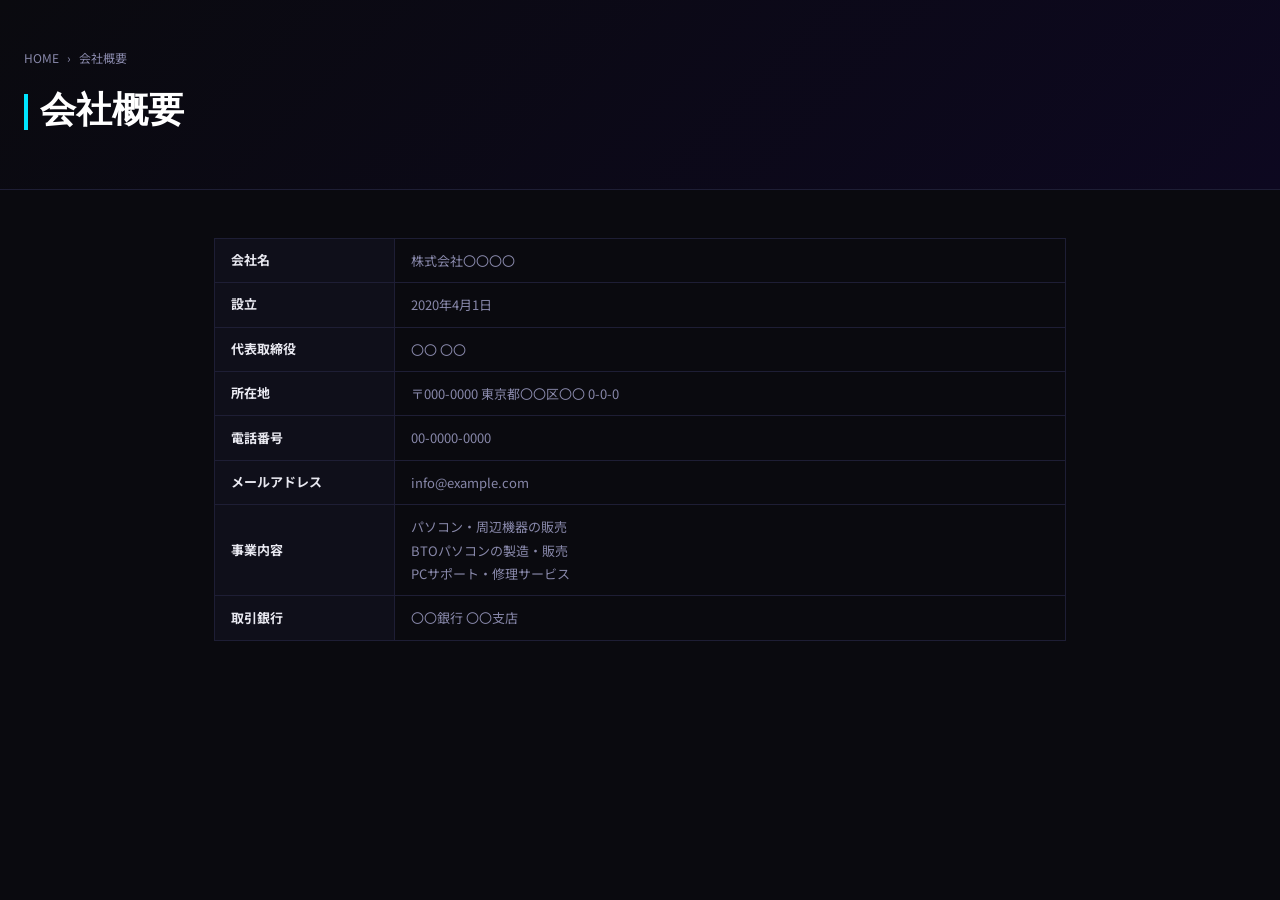
<file: company.html>
<!DOCTYPE html>
<html lang="ja">
<head>
<meta charset="UTF-8">
<meta name="viewport" content="width=device-width, initial-scale=1.0">
<title>会社概要 | NEXUS PC</title>
<link href="https://fonts.googleapis.com/css2?family=Rajdhani:wght@500;600;700&family=Noto+Sans+JP:wght@300;400;500;700&display=swap" rel="stylesheet">
<link rel="stylesheet" href="common.css">
</head>
<body>
<div id="header-mount"></div>
<div class="page-hero">
  <div class="page-hero-inner">
    <div class="breadcrumb"><a href="index.html">HOME</a><span>›</span>会社概要</div>
    <div class="page-title">会社概要</div>
  </div>
</div>
<div class="page-content">
  <div class="section-block">
    <table>
      <tr><th>会社名</th><td>株式会社〇〇〇〇</td></tr>
      <tr><th>設立</th><td>2020年4月1日</td></tr>
      <tr><th>代表取締役</th><td>〇〇 〇〇</td></tr>
      <tr><th>所在地</th><td>〒000-0000 東京都〇〇区〇〇 0-0-0</td></tr>
      <tr><th>電話番号</th><td>00-0000-0000</td></tr>
      <tr><th>メールアドレス</th><td>info@example.com</td></tr>
      <tr><th>事業内容</th><td>パソコン・周辺機器の販売<br>BTOパソコンの製造・販売<br>PCサポート・修理サービス</td></tr>
      <tr><th>取引銀行</th><td>〇〇銀行 〇〇支店</td></tr>
    </table>
  </div>
</div>
<div id="footer-mount"></div>
<script src="shared.js"></script>
<script>
  document.getElementById('header-mount').innerHTML = renderHeader();
  document.getElementById('footer-mount').innerHTML = renderFooter();
</script>
</body>
</html>
</file>
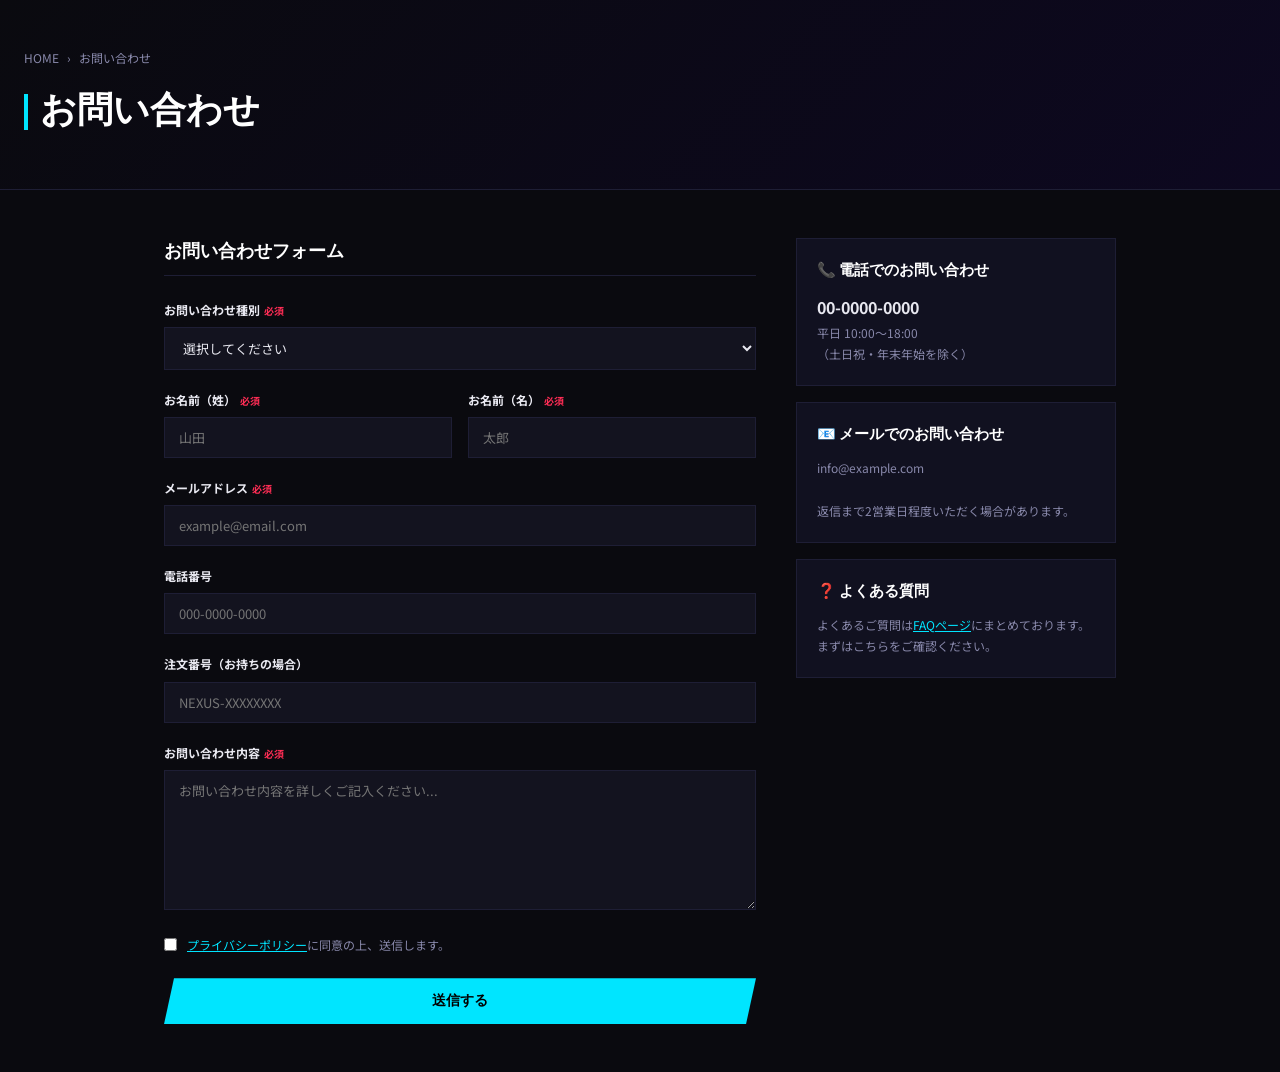
<file: contact.html>
<!DOCTYPE html>
<html lang="ja">
<head>
<meta charset="UTF-8">
<meta name="viewport" content="width=device-width, initial-scale=1.0">
<title>お問い合わせ | NEXUS PC</title>
<link href="https://fonts.googleapis.com/css2?family=Rajdhani:wght@500;600;700&family=Noto+Sans+JP:wght@300;400;500;700&display=swap" rel="stylesheet">
<link rel="stylesheet" href="common.css">
<style>
  .contact-layout { display: grid; grid-template-columns: 1fr 320px; gap: 40px; max-width: 1000px; margin: 0 auto; padding: 48px 24px; }

  .form-group { margin-bottom: 20px; }
  .form-label { display: block; font-size: 12px; font-weight: 700; color: var(--text); margin-bottom: 8px; }
  .form-label .required { color: var(--accent3); margin-left: 4px; font-size: 10px; }
  .form-input, .form-select, .form-textarea {
    width: 100%; background: var(--bg3); border: 1px solid var(--border);
    color: var(--text); font-size: 13px; padding: 10px 14px;
    outline: none; transition: border-color 0.2s;
    font-family: 'Noto Sans JP', sans-serif;
  }
  .form-input:focus, .form-select:focus, .form-textarea:focus { border-color: var(--accent); }
  .form-textarea { resize: vertical; min-height: 140px; }
  .form-select option { background: var(--bg3); }

  .form-row { display: grid; grid-template-columns: 1fr 1fr; gap: 16px; }

  .form-check { display: flex; align-items: flex-start; gap: 10px; margin-bottom: 24px; }
  .form-check input { margin-top: 3px; accent-color: var(--accent); }
  .form-check label { font-size: 12px; color: var(--text2); line-height: 1.6; }
  .form-check a { color: var(--accent); }

  .btn-submit {
    width: 100%; background: var(--accent); color: #000; border: none;
    font-size: 14px; font-weight: 700; padding: 14px;
    cursor: pointer; transition: background 0.2s;
    clip-path: polygon(10px 0%, 100% 0%, calc(100% - 10px) 100%, 0% 100%);
  }
  .btn-submit:hover { background: #33ecff; }

  .contact-info { display: flex; flex-direction: column; gap: 16px; }
  .contact-info-card {
    background: var(--card); border: 1px solid var(--border); padding: 20px;
  }
  .contact-info-card h3 {
    font-family: 'Rajdhani', sans-serif; font-size: 15px; font-weight: 700;
    color: var(--white); margin-bottom: 10px; display: flex; align-items: center; gap: 8px;
  }
  .contact-info-card p { font-size: 12px; color: var(--text2); line-height: 1.8; }
  .contact-info-card strong { color: var(--text); font-size: 16px; }

  .success-msg {
    display: none; background: rgba(0,229,255,0.1); border: 1px solid var(--accent);
    padding: 20px; text-align: center; margin-top: 16px;
  }
  .success-msg p { color: var(--accent); font-weight: 700; }
</style>
</head>
<body>
<div id="header-mount"></div>

<div class="page-hero">
  <div class="page-hero-inner">
    <div class="breadcrumb"><a href="index.html">HOME</a><span>›</span>お問い合わせ</div>
    <div class="page-title">お問い合わせ</div>
  </div>
</div>

<div class="contact-layout">
  <!-- フォーム -->
  <div>
    <div class="section-block" style="margin-bottom:0">
      <h2 style="margin-bottom:24px">お問い合わせフォーム</h2>
    </div>

    <div class="form-group">
      <label class="form-label">お問い合わせ種別<span class="required">必須</span></label>
      <select class="form-select">
        <option value="">選択してください</option>
        <option>商品・スペックについて</option>
        <option>注文・カスタマイズについて</option>
        <option>配送・お届けについて</option>
        <option>お支払いについて</option>
        <option>返品・交換・保証について</option>
        <option>その他</option>
      </select>
    </div>

    <div class="form-row">
      <div class="form-group">
        <label class="form-label">お名前（姓）<span class="required">必須</span></label>
        <input type="text" class="form-input" placeholder="山田">
      </div>
      <div class="form-group">
        <label class="form-label">お名前（名）<span class="required">必須</span></label>
        <input type="text" class="form-input" placeholder="太郎">
      </div>
    </div>

    <div class="form-group">
      <label class="form-label">メールアドレス<span class="required">必須</span></label>
      <input type="email" class="form-input" placeholder="example@email.com">
    </div>

    <div class="form-group">
      <label class="form-label">電話番号</label>
      <input type="tel" class="form-input" placeholder="000-0000-0000">
    </div>

    <div class="form-group">
      <label class="form-label">注文番号（お持ちの場合）</label>
      <input type="text" class="form-input" placeholder="NEXUS-XXXXXXXX">
    </div>

    <div class="form-group">
      <label class="form-label">お問い合わせ内容<span class="required">必須</span></label>
      <textarea class="form-textarea" placeholder="お問い合わせ内容を詳しくご記入ください..."></textarea>
    </div>

    <div class="form-check">
      <input type="checkbox" id="privacy-agree">
      <label for="privacy-agree">
        <a href="privacy.html" target="_blank">プライバシーポリシー</a>に同意の上、送信します。
      </label>
    </div>

    <button class="btn-submit" onclick="submitForm()">送信する</button>

    <div class="success-msg" id="success-msg">
      <p>✓ お問い合わせを受け付けました</p>
      <p style="font-size:12px; color:var(--text2); font-weight:400; margin-top:8px;">2営業日以内にご返信いたします。</p>
    </div>
  </div>

  <!-- サイドバー -->
  <div class="contact-info">
    <div class="contact-info-card">
      <h3>📞 電話でのお問い合わせ</h3>
      <p><strong>00-0000-0000</strong></p>
      <p>平日 10:00〜18:00<br>（土日祝・年末年始を除く）</p>
    </div>
    <div class="contact-info-card">
      <h3>📧 メールでのお問い合わせ</h3>
      <p>info@example.com<br><br>返信まで2営業日程度いただく場合があります。</p>
    </div>
    <div class="contact-info-card">
      <h3>❓ よくある質問</h3>
      <p>よくあるご質問は<a href="faq.html" style="color:var(--accent)">FAQページ</a>にまとめております。まずはこちらをご確認ください。</p>
    </div>
  </div>
</div>

<div id="footer-mount"></div>
<script src="shared.js"></script>
<script>
  document.getElementById('header-mount').innerHTML = renderHeader('contact');
  document.getElementById('footer-mount').innerHTML = renderFooter();

  function submitForm() {
    const agree = document.getElementById('privacy-agree').checked;
    if (!agree) { alert('プライバシーポリシーに同意してください。'); return; }
    // ★ ここにStripeや実際の送信処理を追加
    document.getElementById('success-msg').style.display = 'block';
  }
</script>
</body>
</html>
</file>
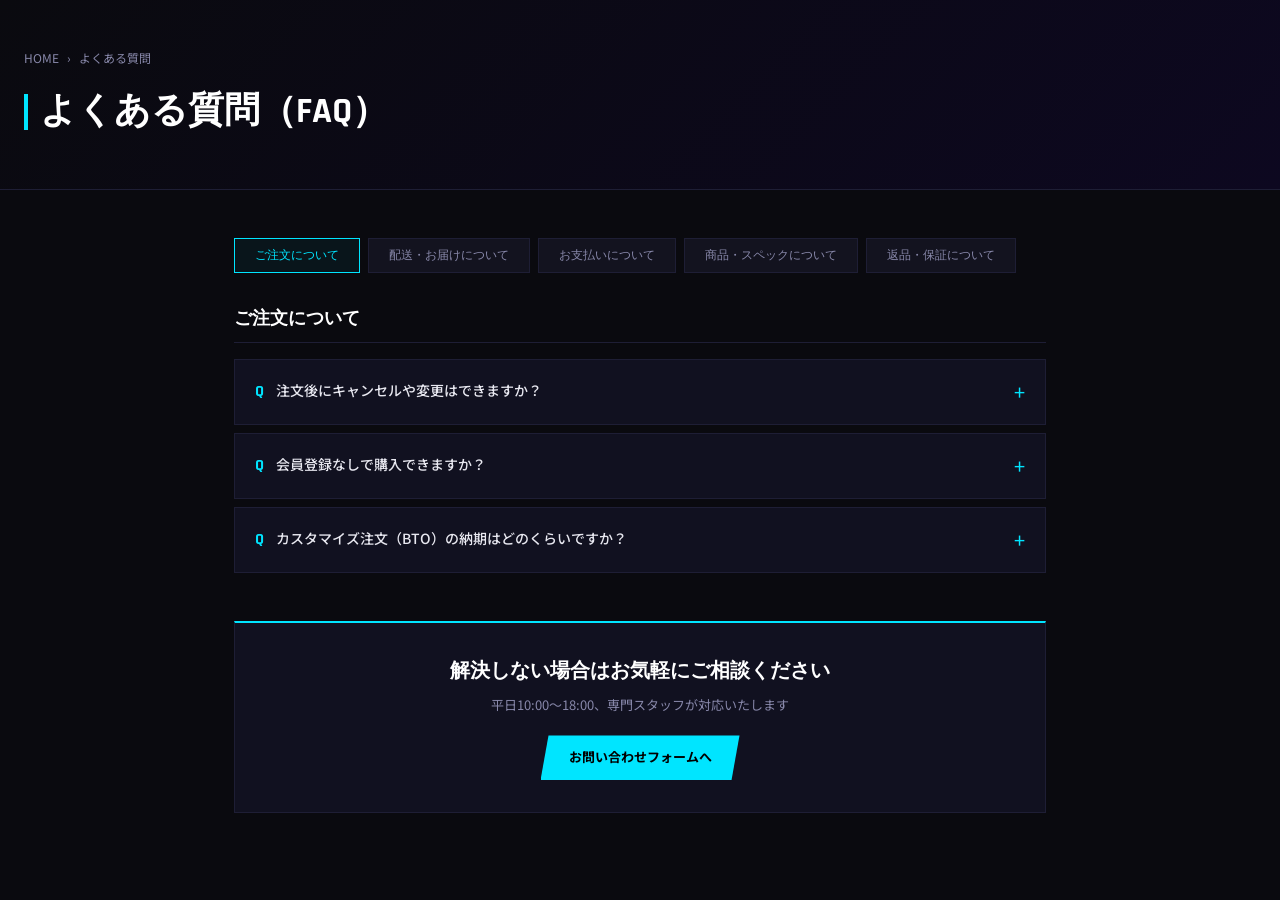
<file: faq.html>
<!DOCTYPE html>
<html lang="ja">
<head>
<meta charset="UTF-8">
<meta name="viewport" content="width=device-width, initial-scale=1.0">
<title>よくある質問（FAQ） | NEXUS PC</title>
<link href="https://fonts.googleapis.com/css2?family=Rajdhani:wght@500;600;700&family=Noto+Sans+JP:wght@300;400;500;700&display=swap" rel="stylesheet">
<link rel="stylesheet" href="common.css">
<style>
  .faq-tabs { display: flex; gap: 8px; margin-bottom: 32px; flex-wrap: wrap; }
  .faq-tab {
    background: var(--bg3); border: 1px solid var(--border); color: var(--text2);
    font-size: 12px; padding: 8px 20px; cursor: pointer; transition: all 0.2s;
  }
  .faq-tab.active, .faq-tab:hover { border-color: var(--accent); color: var(--accent); background: rgba(0,229,255,0.05); }

  .faq-group { margin-bottom: 40px; display: none; }
  .faq-group.active { display: block; }
  .faq-group-title {
    font-family: 'Rajdhani', sans-serif; font-size: 18px; font-weight: 700;
    color: var(--white); margin-bottom: 16px; padding-bottom: 8px;
    border-bottom: 1px solid var(--border);
  }

  .faq-item { border: 1px solid var(--border); margin-bottom: 8px; overflow: hidden; }
  .faq-q {
    display: flex; justify-content: space-between; align-items: center;
    padding: 16px 20px; cursor: pointer; transition: background 0.2s;
    background: var(--card);
  }
  .faq-q:hover { background: rgba(0,229,255,0.03); }
  .faq-q-text { font-size: 14px; font-weight: 500; color: var(--text); display: flex; gap: 12px; align-items: flex-start; }
  .faq-q-label { color: var(--accent); font-family: 'Rajdhani', sans-serif; font-weight: 700; font-size: 16px; flex-shrink: 0; }
  .faq-icon { color: var(--accent); font-size: 20px; transition: transform 0.2s; flex-shrink: 0; }
  .faq-item.open .faq-icon { transform: rotate(45deg); }
  .faq-a {
    padding: 0 20px; max-height: 0; overflow: hidden; transition: max-height 0.3s ease, padding 0.3s;
    background: var(--bg2);
  }
  .faq-item.open .faq-a { max-height: 400px; padding: 16px 20px; }
  .faq-a p { font-size: 13px; color: var(--text2); line-height: 2; }
  .faq-a-label { color: var(--accent2); font-family: 'Rajdhani', sans-serif; font-weight: 700; font-size: 16px; margin-right: 12px; }

  .contact-cta {
    background: var(--card); border: 1px solid var(--border); border-top: 2px solid var(--accent);
    padding: 32px; text-align: center; margin-top: 48px;
  }
  .contact-cta h3 { font-family: 'Rajdhani', sans-serif; font-size: 20px; color: var(--white); margin-bottom: 8px; }
  .contact-cta p { font-size: 13px; color: var(--text2); margin-bottom: 20px; }
</style>
</head>
<body>
<div id="header-mount"></div>

<div class="page-hero">
  <div class="page-hero-inner">
    <div class="breadcrumb"><a href="index.html">HOME</a><span>›</span>よくある質問</div>
    <div class="page-title">よくある質問（FAQ）</div>
  </div>
</div>

<div class="page-content" style="max-width:860px">

  <div class="faq-tabs">
    <button class="faq-tab active" onclick="showGroup('order')">ご注文について</button>
    <button class="faq-tab" onclick="showGroup('shipping')">配送・お届けについて</button>
    <button class="faq-tab" onclick="showGroup('payment')">お支払いについて</button>
    <button class="faq-tab" onclick="showGroup('product')">商品・スペックについて</button>
    <button class="faq-tab" onclick="showGroup('return')">返品・保証について</button>
  </div>

  <!-- ご注文 -->
  <div class="faq-group active" id="group-order">
    <div class="faq-group-title">ご注文について</div>

    <div class="faq-item">
      <div class="faq-q" onclick="toggleFaq(this)">
        <div class="faq-q-text"><span class="faq-q-label">Q</span>注文後にキャンセルや変更はできますか？</div>
        <span class="faq-icon">+</span>
      </div>
      <div class="faq-a">
        <p><span class="faq-a-label">A</span>ご注文確定後のキャンセル・変更は、在庫確認メール送信前に限り承っております。お電話またはお問い合わせフォームよりお早めにご連絡ください。カスタマイズ注文（BTO）につきましては、組み立て着手後のキャンセルはお受けできません。</p>
      </div>
    </div>

    <div class="faq-item">
      <div class="faq-q" onclick="toggleFaq(this)">
        <div class="faq-q-text"><span class="faq-q-label">Q</span>会員登録なしで購入できますか？</div>
        <span class="faq-icon">+</span>
      </div>
      <div class="faq-a">
        <p><span class="faq-a-label">A</span>はい、ゲスト購入が可能です。ただし、会員登録していただくと購入履歴の確認や次回購入時の住所自動入力など便利な機能をご利用いただけます。</p>
      </div>
    </div>

    <div class="faq-item">
      <div class="faq-q" onclick="toggleFaq(this)">
        <div class="faq-q-text"><span class="faq-q-label">Q</span>カスタマイズ注文（BTO）の納期はどのくらいですか？</div>
        <span class="faq-icon">+</span>
      </div>
      <div class="faq-a">
        <p><span class="faq-a-label">A</span>通常のカスタマイズ注文は、お支払い確認後7〜14営業日以内の発送を目安としております。パーツの在庫状況によって前後する場合がございます。ハイエンド構成や特殊なカスタマイズの場合は別途ご案内いたします。</p>
      </div>
    </div>
  </div>

  <!-- 配送 -->
  <div class="faq-group" id="group-shipping">
    <div class="faq-group-title">配送・お届けについて</div>

    <div class="faq-item">
      <div class="faq-q" onclick="toggleFaq(this)">
        <div class="faq-q-text"><span class="faq-q-label">Q</span>送料はいくらかかりますか？</div>
        <span class="faq-icon">+</span>
      </div>
      <div class="faq-a">
        <p><span class="faq-a-label">A</span>全国送料無料でお届けいたします。沖縄・離島を含む全国対応しております。</p>
      </div>
    </div>

    <div class="faq-item">
      <div class="faq-q" onclick="toggleFaq(this)">
        <div class="faq-q-text"><span class="faq-q-label">Q</span>配送日時の指定はできますか？</div>
        <span class="faq-icon">+</span>
      </div>
      <div class="faq-a">
        <p><span class="faq-a-label">A</span>はい、ご注文時に配送日時のご希望をご指定いただけます。ただし、在庫状況・製造状況によりご希望に添えない場合がございますのでご了承ください。</p>
      </div>
    </div>

    <div class="faq-item">
      <div class="faq-q" onclick="toggleFaq(this)">
        <div class="faq-q-text"><span class="faq-q-label">Q</span>海外への発送はできますか？</div>
        <span class="faq-icon">+</span>
      </div>
      <div class="faq-a">
        <p><span class="faq-a-label">A</span>現在、海外への発送は承っておりません。日本国内への配送のみ対応しております。</p>
      </div>
    </div>
  </div>

  <!-- お支払い -->
  <div class="faq-group" id="group-payment">
    <div class="faq-group-title">お支払いについて</div>

    <div class="faq-item">
      <div class="faq-q" onclick="toggleFaq(this)">
        <div class="faq-q-text"><span class="faq-q-label">Q</span>使えるクレジットカードの種類は？</div>
        <span class="faq-icon">+</span>
      </div>
      <div class="faq-a">
        <p><span class="faq-a-label">A</span>VISA・MasterCard・JCB・American Express・Dinersに対応しております。分割払い・リボ払いはご利用のカード会社へお問い合わせください。</p>
      </div>
    </div>

    <div class="faq-item">
      <div class="faq-q" onclick="toggleFaq(this)">
        <div class="faq-q-text"><span class="faq-q-label">Q</span>銀行振込の場合、入金期限はありますか？</div>
        <span class="faq-icon">+</span>
      </div>
      <div class="faq-a">
        <p><span class="faq-a-label">A</span>ご注文確定後7日以内にお振込みをお願いいたします。期限を過ぎた場合はご注文をキャンセルとさせていただく場合がございます。</p>
      </div>
    </div>
  </div>

  <!-- 商品 -->
  <div class="faq-group" id="group-product">
    <div class="faq-group-title">商品・スペックについて</div>

    <div class="faq-item">
      <div class="faq-q" onclick="toggleFaq(this)">
        <div class="faq-q-text"><span class="faq-q-label">Q</span>ゲーミングPC初心者ですが、どのモデルを選べばいいですか？</div>
        <span class="faq-icon">+</span>
      </div>
      <div class="faq-a">
        <p><span class="faq-a-label">A</span>まず遊びたいゲームの推奨スペックをご確認ください。FPSやMOBAなど軽めのゲームであればエントリーモデル（RTX 5060搭載）で十分です。フルHD〜2K解像度での本格ゲーミングにはスタンダードモデル（RTX 5070搭載）をおすすめします。お気軽にお問い合わせフォームからご相談ください。</p>
      </div>
    </div>

    <div class="faq-item">
      <div class="faq-q" onclick="toggleFaq(this)">
        <div class="faq-q-text"><span class="faq-q-label">Q</span>OSは付属していますか？</div>
        <span class="faq-icon">+</span>
      </div>
      <div class="faq-a">
        <p><span class="faq-a-label">A</span>標準構成はWindows 11 Homeがプリインストールされています。OS非搭載モデルもご用意しておりますので、カスタマイズ注文時にお選びいただけます。</p>
      </div>
    </div>
  </div>

  <!-- 返品 -->
  <div class="faq-group" id="group-return">
    <div class="faq-group-title">返品・保証について</div>

    <div class="faq-item">
      <div class="faq-q" onclick="toggleFaq(this)">
        <div class="faq-q-text"><span class="faq-q-label">Q</span>保証期間はどのくらいですか？</div>
        <span class="faq-icon">+</span>
      </div>
      <div class="faq-a">
        <p><span class="faq-a-label">A</span>全製品に1年間の無償保証が付属しています。保証期間内の故障・初期不良については無償で修理または交換対応いたします。延長保証（最大3年）もオプションでご用意しております。</p>
      </div>
    </div>

    <div class="faq-item">
      <div class="faq-q" onclick="toggleFaq(this)">
        <div class="faq-q-text"><span class="faq-q-label">Q</span>初期不良があった場合はどうすればいいですか？</div>
        <span class="faq-icon">+</span>
      </div>
      <div class="faq-a">
        <p><span class="faq-a-label">A</span>商品到着後7日以内に、お問い合わせフォームまたはお電話にてご連絡ください。当社が着払いで引き取り、修理または交換品を送付いたします。お客様のご負担は一切ございません。</p>
      </div>
    </div>
  </div>

  <!-- CTA -->
  <div class="contact-cta">
    <h3>解決しない場合はお気軽にご相談ください</h3>
    <p>平日10:00〜18:00、専門スタッフが対応いたします</p>
    <a href="contact.html" class="btn-primary">お問い合わせフォームへ</a>
  </div>

</div>

<div id="footer-mount"></div>
<script src="shared.js"></script>
<script>
  document.getElementById('header-mount').innerHTML = renderHeader();
  document.getElementById('footer-mount').innerHTML = renderFooter();

  function showGroup(name) {
    document.querySelectorAll('.faq-group').forEach(g => g.classList.remove('active'));
    document.querySelectorAll('.faq-tab').forEach(t => t.classList.remove('active'));
    document.getElementById('group-' + name).classList.add('active');
    event.target.classList.add('active');
  }

  function toggleFaq(el) {
    const item = el.parentElement;
    item.classList.toggle('open');
  }
</script>
</body>
</html>
</file>
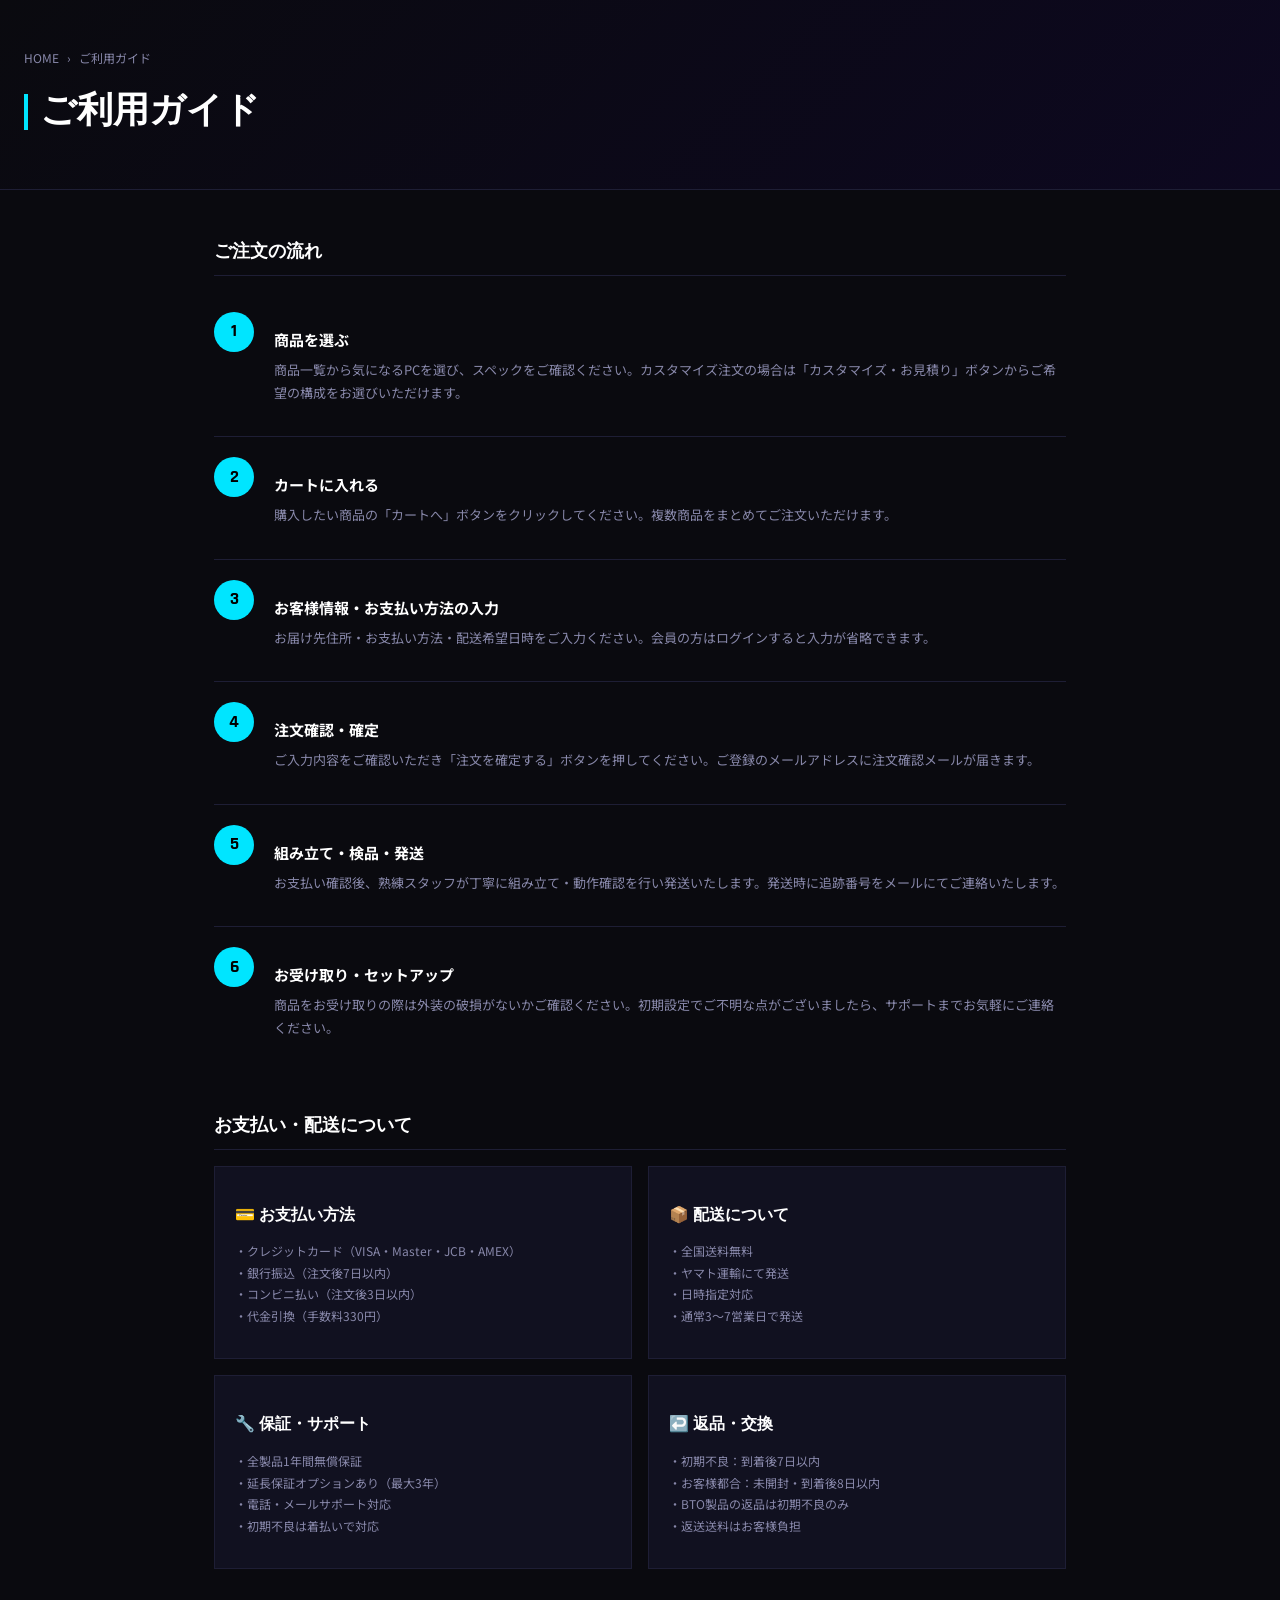
<file: guide.html>
<!DOCTYPE html>
<html lang="ja">
<head>
<meta charset="UTF-8">
<meta name="viewport" content="width=device-width, initial-scale=1.0">
<title>ご利用ガイド | NEXUS PC</title>
<link href="https://fonts.googleapis.com/css2?family=Rajdhani:wght@500;600;700&family=Noto+Sans+JP:wght@300;400;500;700&display=swap" rel="stylesheet">
<link rel="stylesheet" href="common.css">
<style>
  .step-list { display: flex; flex-direction: column; gap: 0; margin-bottom: 16px; }
  .step {
    display: flex; gap: 20px; align-items: flex-start;
    padding: 20px 0; border-bottom: 1px solid var(--border); position: relative;
  }
  .step:last-child { border-bottom: none; }
  .step-num {
    width: 40px; height: 40px; border-radius: 50%;
    background: var(--accent); color: #000;
    font-family: 'Rajdhani', sans-serif; font-size: 18px; font-weight: 700;
    display: flex; align-items: center; justify-content: center; flex-shrink: 0;
  }
  .step-content h3 { font-size: 15px; font-weight: 700; color: var(--white); margin-bottom: 6px; }
  .step-content p { font-size: 13px; color: var(--text2); line-height: 1.8; }

  .info-grid { display: grid; grid-template-columns: repeat(2, 1fr); gap: 16px; margin-bottom: 24px; }
  .info-card {
    background: var(--card); border: 1px solid var(--border); padding: 20px;
  }
  .info-card h3 {
    font-family: 'Rajdhani', sans-serif; font-size: 16px; font-weight: 700;
    color: var(--white); margin-bottom: 12px; display: flex; align-items: center; gap: 8px;
  }
  .info-card p { font-size: 12px; color: var(--text2); line-height: 1.8; }
</style>
</head>
<body>
<div id="header-mount"></div>

<div class="page-hero">
  <div class="page-hero-inner">
    <div class="breadcrumb"><a href="index.html">HOME</a><span>›</span>ご利用ガイド</div>
    <div class="page-title">ご利用ガイド</div>
  </div>
</div>

<div class="page-content">

  <div class="section-block">
    <h2>ご注文の流れ</h2>
    <div class="step-list">
      <div class="step">
        <div class="step-num">1</div>
        <div class="step-content">
          <h3>商品を選ぶ</h3>
          <p>商品一覧から気になるPCを選び、スペックをご確認ください。カスタマイズ注文の場合は「カスタマイズ・お見積り」ボタンからご希望の構成をお選びいただけます。</p>
        </div>
      </div>
      <div class="step">
        <div class="step-num">2</div>
        <div class="step-content">
          <h3>カートに入れる</h3>
          <p>購入したい商品の「カートへ」ボタンをクリックしてください。複数商品をまとめてご注文いただけます。</p>
        </div>
      </div>
      <div class="step">
        <div class="step-num">3</div>
        <div class="step-content">
          <h3>お客様情報・お支払い方法の入力</h3>
          <p>お届け先住所・お支払い方法・配送希望日時をご入力ください。会員の方はログインすると入力が省略できます。</p>
        </div>
      </div>
      <div class="step">
        <div class="step-num">4</div>
        <div class="step-content">
          <h3>注文確認・確定</h3>
          <p>ご入力内容をご確認いただき「注文を確定する」ボタンを押してください。ご登録のメールアドレスに注文確認メールが届きます。</p>
        </div>
      </div>
      <div class="step">
        <div class="step-num">5</div>
        <div class="step-content">
          <h3>組み立て・検品・発送</h3>
          <p>お支払い確認後、熟練スタッフが丁寧に組み立て・動作確認を行い発送いたします。発送時に追跡番号をメールにてご連絡いたします。</p>
        </div>
      </div>
      <div class="step">
        <div class="step-num">6</div>
        <div class="step-content">
          <h3>お受け取り・セットアップ</h3>
          <p>商品をお受け取りの際は外装の破損がないかご確認ください。初期設定でご不明な点がございましたら、サポートまでお気軽にご連絡ください。</p>
        </div>
      </div>
    </div>
  </div>

  <div class="section-block">
    <h2>お支払い・配送について</h2>
    <div class="info-grid">
      <div class="info-card">
        <h3>💳 お支払い方法</h3>
        <p>
          ・クレジットカード（VISA・Master・JCB・AMEX）<br>
          ・銀行振込（注文後7日以内）<br>
          ・コンビニ払い（注文後3日以内）<br>
          ・代金引換（手数料330円）
        </p>
      </div>
      <div class="info-card">
        <h3>📦 配送について</h3>
        <p>
          ・全国送料無料<br>
          ・ヤマト運輸にて発送<br>
          ・日時指定対応<br>
          ・通常3〜7営業日で発送
        </p>
      </div>
      <div class="info-card">
        <h3>🔧 保証・サポート</h3>
        <p>
          ・全製品1年間無償保証<br>
          ・延長保証オプションあり（最大3年）<br>
          ・電話・メールサポート対応<br>
          ・初期不良は着払いで対応
        </p>
      </div>
      <div class="info-card">
        <h3>↩️ 返品・交換</h3>
        <p>
          ・初期不良：到着後7日以内<br>
          ・お客様都合：未開封・到着後8日以内<br>
          ・BTO製品の返品は初期不良のみ<br>
          ・返送送料はお客様負担
        </p>
      </div>
    </div>
  </div>

</div>

<div id="footer-mount"></div>
<script src="shared.js"></script>
<script>
  document.getElementById('header-mount').innerHTML = renderHeader();
  document.getElementById('footer-mount').innerHTML = renderFooter();
</script>
</body>
</html>
</file>
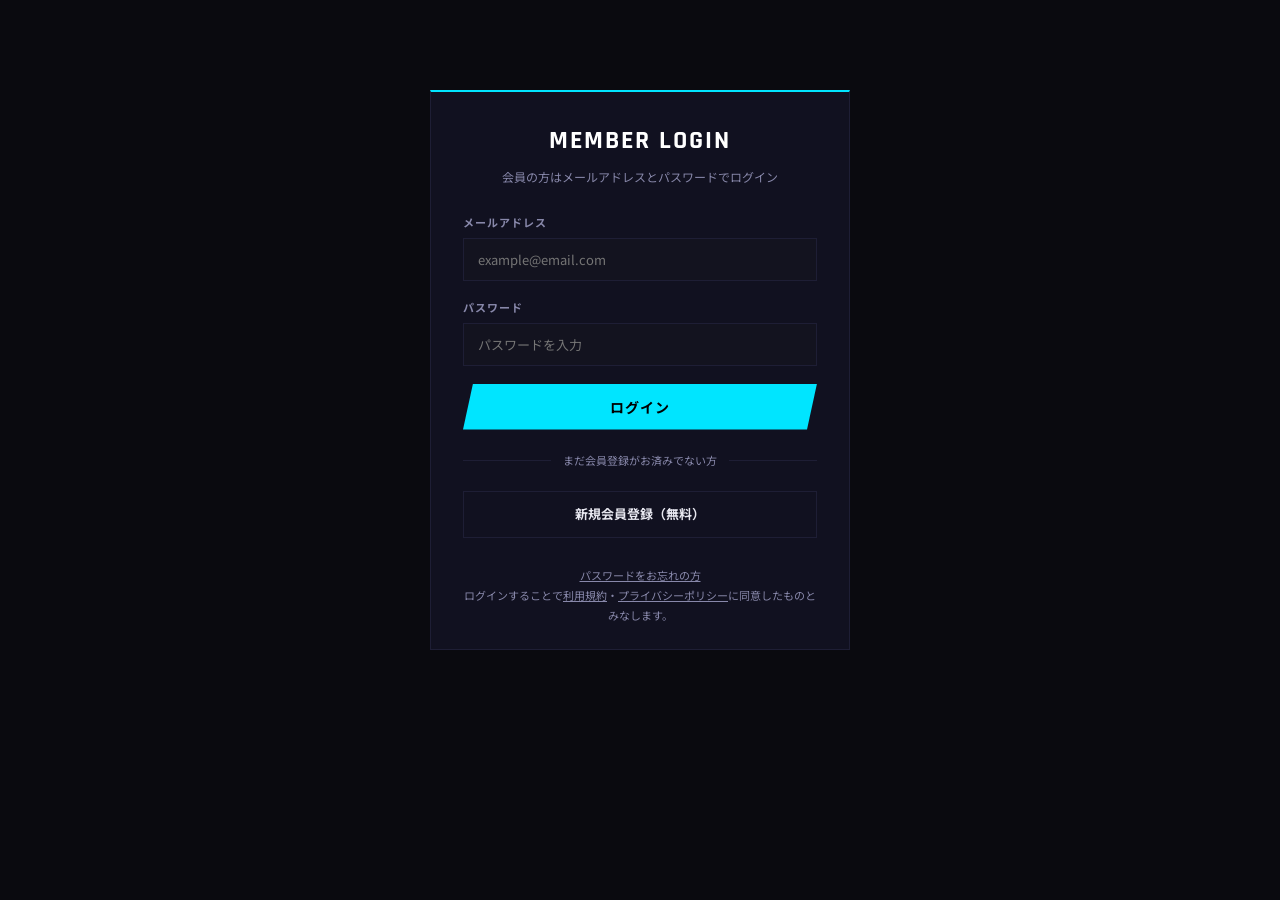
<file: login.html>
<!DOCTYPE html>
<html lang="ja">
<head>
<meta charset="UTF-8">
<meta name="viewport" content="width=device-width, initial-scale=1.0">
<title>ログイン | NEXUS PC</title>
<link href="https://fonts.googleapis.com/css2?family=Rajdhani:wght@500;600;700&family=Noto+Sans+JP:wght@300;400;500;700&display=swap" rel="stylesheet">
<link rel="stylesheet" href="common.css">
<style>
  .auth-wrap {
    min-height: calc(100vh - 160px);
    display: flex; align-items: center; justify-content: center;
    padding: 60px 24px;
  }
  .auth-box {
    width: 100%; max-width: 420px;
    background: var(--card); border: 1px solid var(--border);
    border-top: 2px solid var(--accent);
  }
  .auth-header {
    padding: 28px 32px 0;
    text-align: center;
  }
  .auth-title {
    font-family: 'Rajdhani', sans-serif;
    font-size: 26px; font-weight: 700;
    color: var(--white); letter-spacing: 2px;
    margin-bottom: 6px;
  }
  .auth-sub {
    font-size: 12px; color: var(--text2);
  }
  .auth-body { padding: 28px 32px; }

  .form-group { margin-bottom: 18px; }
  .form-label {
    display: block; font-size: 11px; font-weight: 700;
    color: var(--text2); margin-bottom: 6px;
    letter-spacing: 1px; text-transform: uppercase;
  }
  .form-input {
    width: 100%; background: var(--bg3); border: 1px solid var(--border);
    color: var(--text); font-size: 13px; padding: 11px 14px;
    outline: none; transition: border-color 0.2s;
    font-family: 'Noto Sans JP', sans-serif;
  }
  .form-input:focus { border-color: var(--accent); }

  .btn-login {
    width: 100%; background: var(--accent); color: #000;
    border: none; font-size: 14px; font-weight: 700;
    padding: 13px; cursor: pointer; transition: background 0.2s;
    clip-path: polygon(10px 0%, 100% 0%, calc(100% - 10px) 100%, 0% 100%);
    font-family: 'Noto Sans JP', sans-serif;
    letter-spacing: 1px;
  }
  .btn-login:hover { background: #33ecff; }

  .auth-divider {
    display: flex; align-items: center; gap: 12px;
    margin: 22px 0;
    color: var(--text2); font-size: 11px;
  }
  .auth-divider::before, .auth-divider::after {
    content: ''; flex: 1; height: 1px; background: var(--border);
  }

  .btn-register {
    display: block; width: 100%;
    background: transparent; color: var(--text);
    border: 1px solid var(--border);
    font-size: 13px; font-weight: 700; padding: 12px;
    text-align: center; text-decoration: none;
    cursor: pointer; transition: all 0.2s;
    font-family: 'Noto Sans JP', sans-serif;
  }
  .btn-register:hover { border-color: var(--accent2); color: var(--accent2); }

  .auth-footer {
    padding: 0 32px 24px;
    text-align: center; font-size: 11px; color: var(--text2); line-height: 1.8;
  }
  .auth-footer a { color: var(--text2); text-decoration: underline; }
  .auth-footer a:hover { color: var(--accent); }

  .error-msg {
    background: rgba(255,45,85,0.08); border: 1px solid rgba(255,45,85,0.3);
    color: #ff2d55; font-size: 12px; padding: 10px 14px;
    margin-bottom: 18px; display: none;
  }
  .error-msg.show { display: block; }
</style>
</head>
<body>
<div id="header-mount"></div>

<div class="auth-wrap">
  <div class="auth-box">
    <div class="auth-header">
      <div class="auth-title">MEMBER LOGIN</div>
      <div class="auth-sub">会員の方はメールアドレスとパスワードでログイン</div>
    </div>

    <div class="auth-body">
      <div class="error-msg" id="error-msg">メールアドレスまたはパスワードが正しくありません。</div>

      <div class="form-group">
        <label class="form-label">メールアドレス</label>
        <input type="email" class="form-input" id="email" placeholder="example@email.com" autocomplete="email">
      </div>
      <div class="form-group">
        <label class="form-label">パスワード</label>
        <input type="password" class="form-input" id="password" placeholder="パスワードを入力" autocomplete="current-password">
      </div>

      <button class="btn-login" onclick="doLogin()">ログイン</button>

      <div class="auth-divider">まだ会員登録がお済みでない方</div>

      <a href="register.html" class="btn-register">新規会員登録（無料）</a>
    </div>

    <div class="auth-footer">
      <a href="#">パスワードをお忘れの方</a><br>
      ログインすることで<a href="terms.html">利用規約</a>・<a href="privacy.html">プライバシーポリシー</a>に同意したものとみなします。
    </div>
  </div>
</div>

<div id="footer-mount"></div>
<script src="shared.js"></script>
<script>
  document.getElementById('header-mount').innerHTML = renderHeader();
  document.getElementById('footer-mount').innerHTML = renderFooter();
  injectCartDropdown();

  // すでにログイン済みかつアカウント追加モードでなければマイページへ
  const isAddMode = new URLSearchParams(location.search).get('add') === '1';
  if (!isAddMode && localStorage.getItem('nexus_user')) {
    location.href = 'mypage.html';
  }

  // Enterキーでログイン
  document.getElementById('password').addEventListener('keydown', e => {
    if (e.key === 'Enter') doLogin();
  });

  function doLogin() {
    const email = document.getElementById('email').value.trim();
    const password = document.getElementById('password').value;
    const errEl = document.getElementById('error-msg');

    if (!email || !password) {
      errEl.textContent = 'メールアドレスとパスワードを入力してください。';
      errEl.classList.add('show');
      return;
    }

    // ★ デモ用：入力があれば仮ログイン（Firebase連携時に差し替え）
    const user = { email, name: email.split('@')[0], since: '2026年3月' };
    addAccountToList(user);

    // ログイン後の遷移先（来た経路に戻る）
    const redirect = new URLSearchParams(location.search).get('redirect') || 'mypage.html';
    location.href = redirect;
  }
</script>
</body>
</html>
</file>
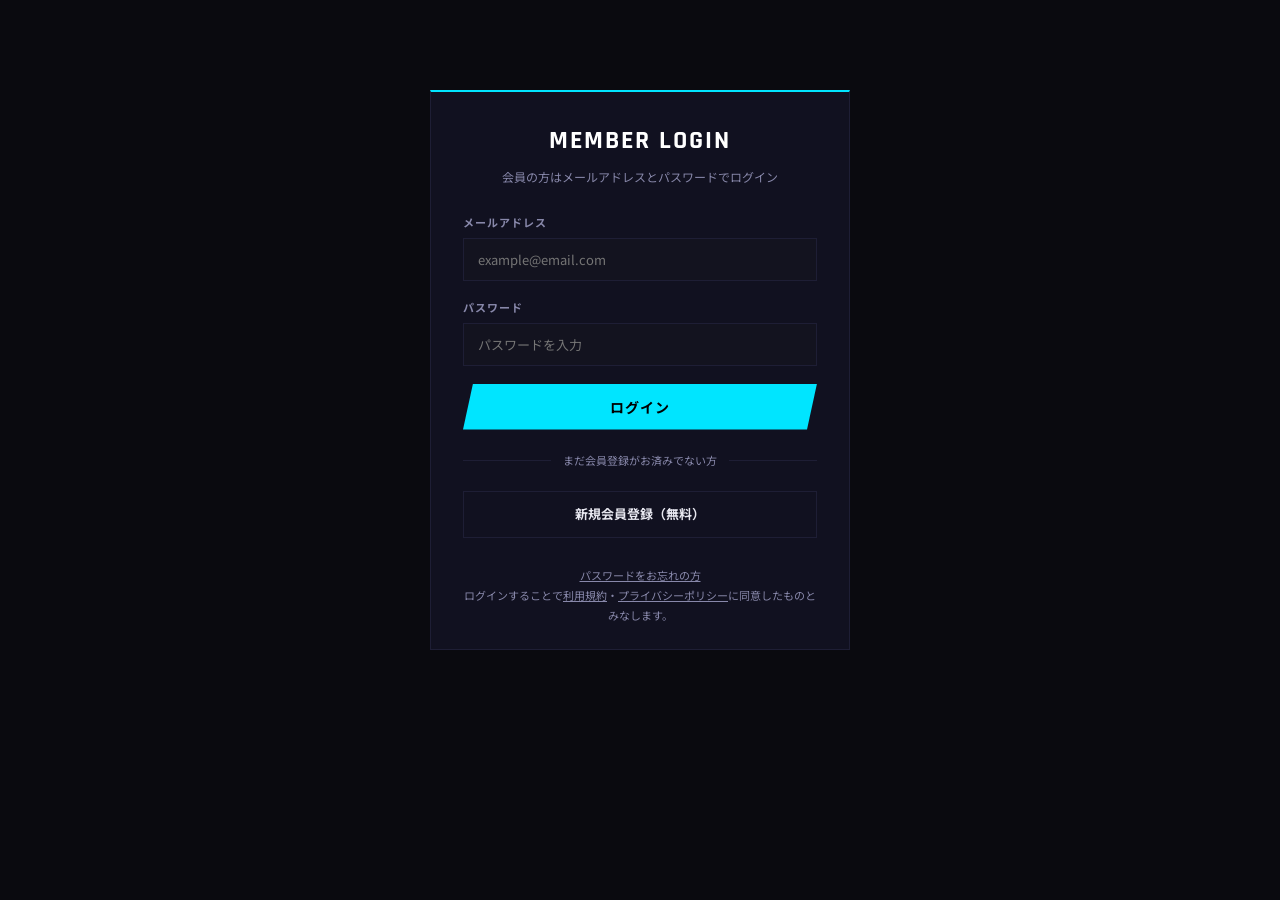
<file: mypage.html>
<!DOCTYPE html>
<html lang="ja">
<head>
<meta charset="UTF-8">
<meta name="viewport" content="width=device-width, initial-scale=1.0">
<title>マイページ | NEXUS PC</title>
<link href="https://fonts.googleapis.com/css2?family=Rajdhani:wght@500;600;700&family=Noto+Sans+JP:wght@300;400;500;700&display=swap" rel="stylesheet">
<link rel="stylesheet" href="common.css">
<style>
  .mypage-layout {
    max-width: 1100px; margin: 0 auto; padding: 40px 24px;
    display: grid; grid-template-columns: 220px 1fr; gap: 32px;
    align-items: flex-start;
  }

  /* サイドバー */
  .mypage-sidebar { position: sticky; top: 90px; }
  .user-card {
    background: var(--card); border: 1px solid var(--border);
    border-top: 2px solid var(--accent); padding: 20px; margin-bottom: 16px;
    text-align: center;
  }
  .user-avatar {
    width: 64px; height: 64px; border-radius: 50%;
    background: var(--bg2); border: 2px solid var(--accent);
    display: flex; align-items: center; justify-content: center;
    margin: 0 auto 12px; font-size: 24px;
  }
  .user-name { font-size: 14px; font-weight: 700; color: var(--white); margin-bottom: 2px; }
  .user-email { font-size: 11px; color: var(--text2); }
  .user-since { font-size: 10px; color: var(--text2); margin-top: 8px; }

  .mypage-nav { background: var(--card); border: 1px solid var(--border); }
  .nav-item {
    display: flex; align-items: center; gap: 10px;
    padding: 12px 16px; font-size: 13px; color: var(--text2);
    cursor: pointer; border-bottom: 1px solid var(--border);
    transition: all 0.15s; text-decoration: none;
  }
  .nav-item:last-child { border-bottom: none; }
  .nav-item:hover, .nav-item.active { color: var(--accent); background: rgba(0,229,255,0.04); }
  .nav-item svg { flex-shrink: 0; }

  /* メインコンテンツ */
  .mypage-main {}
  .mypage-section { display: none; }
  .mypage-section.active { display: block; }

  .section-title {
    font-family: 'Rajdhani', sans-serif; font-size: 20px; font-weight: 700;
    color: var(--white); margin-bottom: 20px; display: flex; align-items: center; gap: 10px;
  }
  .section-title::before { content: ''; width: 3px; height: 20px; background: var(--accent); display: block; }

  /* 注文履歴 */
  .order-card {
    background: var(--card); border: 1px solid var(--border);
    margin-bottom: 12px; overflow: hidden;
  }
  .order-header {
    display: flex; justify-content: space-between; align-items: center;
    padding: 12px 16px; background: var(--bg2); border-bottom: 1px solid var(--border);
    flex-wrap: wrap; gap: 8px;
  }
  .order-num { font-size: 12px; color: var(--text2); }
  .order-date { font-size: 12px; color: var(--text2); }
  .order-status {
    font-size: 11px; font-weight: 700; padding: 3px 10px;
  }
  .order-status.delivered { background: rgba(0,229,255,0.1); color: var(--accent); border: 1px solid var(--accent); }
  .order-status.shipping { background: rgba(255,149,0,0.1); color: #ff9500; border: 1px solid #ff9500; }
  .order-status.processing { background: rgba(123,47,255,0.1); color: #7b2fff; border: 1px solid #7b2fff; }

  .order-body { padding: 14px 16px; display: flex; gap: 16px; align-items: center; }
  .order-img {
    width: 60px; height: 60px; background: var(--bg2);
    border: 1px solid var(--border); flex-shrink: 0;
    display: flex; align-items: center; justify-content: center;
  }
  .order-info { flex: 1; }
  .order-name { font-size: 13px; font-weight: 700; color: var(--text); margin-bottom: 4px; }
  .order-spec { font-size: 11px; color: var(--text2); }
  .order-price { font-family: 'Rajdhani', sans-serif; font-size: 18px; font-weight: 700; color: var(--accent); }

  /* プロフィール編集 */
  .form-group { margin-bottom: 18px; }
  .form-label { display: block; font-size: 11px; font-weight: 700; color: var(--text2); margin-bottom: 6px; letter-spacing: 1px; text-transform: uppercase; }
  .form-input {
    width: 100%; background: var(--bg3); border: 1px solid var(--border);
    color: var(--text); font-size: 13px; padding: 10px 14px;
    outline: none; transition: border-color 0.2s; font-family: 'Noto Sans JP', sans-serif;
  }
  .form-input:focus { border-color: var(--accent); }
  .form-row { display: grid; grid-template-columns: 1fr 1fr; gap: 16px; }
  .btn-save {
    background: var(--accent); color: #000; border: none;
    font-size: 13px; font-weight: 700; padding: 11px 28px;
    cursor: pointer; transition: background 0.2s;
    clip-path: polygon(8px 0%, 100% 0%, calc(100% - 8px) 100%, 0% 100%);
  }
  .btn-save:hover { background: #33ecff; }

  /* お気に入り */
  .fav-grid { display: grid; grid-template-columns: repeat(3, 1fr); gap: 12px; }
  .fav-card {
    background: var(--card); border: 1px solid var(--border);
    padding: 14px; cursor: pointer; transition: all 0.2s;
  }
  .fav-card:hover { border-color: rgba(0,229,255,0.3); }
  .fav-img {
    width: 100%; height: 100px; background: var(--bg2);
    display: flex; align-items: center; justify-content: center;
    margin-bottom: 10px;
  }
  .fav-name { font-size: 12px; font-weight: 700; color: var(--text); margin-bottom: 4px; }
  .fav-price { font-family: 'Rajdhani', sans-serif; font-size: 16px; font-weight: 700; color: var(--accent); }

  /* デモバナー */
  .demo-note {
    background: rgba(123,47,255,0.08); border: 1px solid rgba(123,47,255,0.3);
    padding: 10px 14px; font-size: 11px; color: var(--text2); margin-bottom: 20px; line-height: 1.7;
  }
  .demo-note strong { color: #7b2fff; }

  .logout-btn {
    display: flex; align-items: center; gap: 8px;
    width: 100%; background: transparent; color: var(--accent3);
    font-size: 12px; padding: 10px 16px; border: none; border-top: 1px solid var(--border);
    cursor: pointer; transition: background 0.15s; font-family: 'Noto Sans JP', sans-serif;
  }
  .logout-btn:hover { background: rgba(255,45,85,0.05); }
</style>
</head>
<body>
<div id="header-mount"></div>

<div class="page-hero" style="padding:32px 24px;">
  <div class="page-hero-inner">
    <div class="breadcrumb"><a href="index.html">HOME</a><span>›</span>マイページ</div>
    <div class="page-title">マイページ</div>
  </div>
</div>

<div class="mypage-layout">

  <!-- サイドバー -->
  <aside class="mypage-sidebar">
    <div class="user-card">
      <div class="user-avatar">👤</div>
      <div class="user-name">山田 太郎</div>
      <div class="user-email">yamada@example.com</div>
      <div class="user-since">会員登録日：2025年1月</div>
    </div>

    <nav class="mypage-nav">
      <a class="nav-item active" onclick="showSection('orders', this)">
        <svg width="14" height="14" fill="none" stroke="currentColor" stroke-width="2" viewBox="0 0 24 24"><path d="M6 2L3 6v14a2 2 0 0 0 2 2h14a2 2 0 0 0 2-2V6l-3-4z"/><line x1="3" y1="6" x2="21" y2="6"/></svg>
        注文履歴
      </a>
      <a class="nav-item" onclick="showSection('profile', this)">
        <svg width="14" height="14" fill="none" stroke="currentColor" stroke-width="2" viewBox="0 0 24 24"><path d="M20 21v-2a4 4 0 0 0-4-4H8a4 4 0 0 0-4 4v2"/><circle cx="12" cy="7" r="4"/></svg>
        プロフィール編集
      </a>
      <a class="nav-item" onclick="showSection('address', this)">
        <svg width="14" height="14" fill="none" stroke="currentColor" stroke-width="2" viewBox="0 0 24 24"><path d="M21 10c0 7-9 13-9 13s-9-6-9-13a9 9 0 0 1 18 0z"/><circle cx="12" cy="10" r="3"/></svg>
        お届け先住所
      </a>
      <a class="nav-item" onclick="showSection('favorites', this)">
        <svg width="14" height="14" fill="none" stroke="currentColor" stroke-width="2" viewBox="0 0 24 24"><path d="M20.84 4.61a5.5 5.5 0 0 0-7.78 0L12 5.67l-1.06-1.06a5.5 5.5 0 0 0-7.78 7.78l1.06 1.06L12 21.23l7.78-7.78 1.06-1.06a5.5 5.5 0 0 0 0-7.78z"/></svg>
        お気に入り
      </a>
      <a class="nav-item" onclick="showSection('password', this)">
        <svg width="14" height="14" fill="none" stroke="currentColor" stroke-width="2" viewBox="0 0 24 24"><rect x="3" y="11" width="18" height="11" rx="2"/><path d="M7 11V7a5 5 0 0 1 10 0v4"/></svg>
        パスワード変更
      </a>
      <button class="logout-btn" onclick="doLogout()">
        <svg width="14" height="14" fill="none" stroke="currentColor" stroke-width="2" viewBox="0 0 24 24"><path d="M9 21H5a2 2 0 0 1-2-2V5a2 2 0 0 1 2-2h4"/><polyline points="16 17 21 12 16 7"/><line x1="21" y1="12" x2="9" y2="12"/></svg>
        ログアウト
      </button>
    </nav>
  </aside>

  <!-- メインコンテンツ -->
  <main class="mypage-main">

    <div class="demo-note">
      <strong>⚡ デモ版について</strong><br>
      現在はデモ表示です。Firebase連携後に実際の注文履歴・会員情報が反映されます。
    </div>

    <!-- 注文履歴 -->
    <div class="mypage-section active" id="section-orders">
      <div class="section-title">注文履歴</div>

      <div class="order-card">
        <div class="order-header">
          <span class="order-num">注文番号：NEXUS-20250315-001</span>
          <span class="order-date">2025年3月15日</span>
          <span class="order-status delivered">お届け済み</span>
        </div>
        <div class="order-body">
          <div class="order-img">
            <svg width="28" height="28" fill="none" stroke="#444" stroke-width="1" viewBox="0 0 24 24"><rect x="3" y="3" width="18" height="18" rx="2"/><circle cx="8.5" cy="8.5" r="1.5"/><polyline points="21 15 16 10 5 21"/></svg>
          </div>
          <div class="order-info">
            <div class="order-name">APEX Z54MW / ハイエンドモデル</div>
            <div class="order-spec">Core Ultra 9-285K / RTX 5080 / DDR5 32GB</div>
          </div>
          <div class="order-price">¥468,000</div>
        </div>
      </div>

      <div class="order-card">
        <div class="order-header">
          <span class="order-num">注文番号：NEXUS-20250210-002</span>
          <span class="order-date">2025年2月10日</span>
          <span class="order-status shipping">配送中</span>
        </div>
        <div class="order-body">
          <div class="order-img">
            <svg width="28" height="28" fill="none" stroke="#444" stroke-width="1" viewBox="0 0 24 24"><rect x="3" y="3" width="18" height="18" rx="2"/><circle cx="8.5" cy="8.5" r="1.5"/><polyline points="21 15 16 10 5 21"/></svg>
          </div>
          <div class="order-info">
            <div class="order-name">RYZEN R62H / ミドルハイモデル</div>
            <div class="order-spec">Ryzen 7 9800X3D / RTX 5070Ti / DDR5 32GB</div>
          </div>
          <div class="order-price">¥348,000</div>
        </div>
      </div>
    </div>

    <!-- プロフィール編集 -->
    <div class="mypage-section" id="section-profile">
      <div class="section-title">プロフィール編集</div>
      <div class="form-row">
        <div class="form-group">
          <label class="form-label">姓</label>
          <input type="text" class="form-input" value="山田">
        </div>
        <div class="form-group">
          <label class="form-label">名</label>
          <input type="text" class="form-input" value="太郎">
        </div>
      </div>
      <div class="form-group">
        <label class="form-label">メールアドレス</label>
        <input type="email" class="form-input" value="yamada@example.com">
      </div>
      <div class="form-group">
        <label class="form-label">電話番号</label>
        <input type="tel" class="form-input" value="090-0000-0000">
      </div>
      <button class="btn-save" onclick="alert('保存しました（デモ）')">変更を保存する</button>
    </div>

    <!-- お届け先住所 -->
    <div class="mypage-section" id="section-address">
      <div class="section-title">お届け先住所</div>
      <div class="form-group">
        <label class="form-label">郵便番号</label>
        <input type="text" class="form-input" value="100-0001" style="max-width:200px;">
      </div>
      <div class="form-group">
        <label class="form-label">都道府県</label>
        <input type="text" class="form-input" value="東京都" style="max-width:200px;">
      </div>
      <div class="form-group">
        <label class="form-label">市区町村・番地</label>
        <input type="text" class="form-input" value="千代田区〇〇 0-0-0">
      </div>
      <div class="form-group">
        <label class="form-label">建物名・部屋番号</label>
        <input type="text" class="form-input" placeholder="任意">
      </div>
      <button class="btn-save" onclick="alert('保存しました（デモ）')">変更を保存する</button>
    </div>

    <!-- お気に入り -->
    <div class="mypage-section" id="section-favorites">
      <div class="section-title">お気に入り</div>
      <div class="fav-grid">
        <div class="fav-card" onclick="location.href='product-detail.html'">
          <div class="fav-img"><svg width="32" height="32" fill="none" stroke="#444" stroke-width="1" viewBox="0 0 24 24"><rect x="3" y="3" width="18" height="18" rx="2"/><circle cx="8.5" cy="8.5" r="1.5"/><polyline points="21 15 16 10 5 21"/></svg></div>
          <div class="fav-name">APEX Z54MW</div>
          <div class="fav-price">¥468,000</div>
        </div>
        <div class="fav-card" onclick="location.href='product-detail.html'">
          <div class="fav-img"><svg width="32" height="32" fill="none" stroke="#444" stroke-width="1" viewBox="0 0 24 24"><rect x="3" y="3" width="18" height="18" rx="2"/><circle cx="8.5" cy="8.5" r="1.5"/><polyline points="21 15 16 10 5 21"/></svg></div>
          <div class="fav-name">RYZEN R62H</div>
          <div class="fav-price">¥348,000</div>
        </div>
      </div>
    </div>

    <!-- パスワード変更 -->
    <div class="mypage-section" id="section-password">
      <div class="section-title">パスワード変更</div>
      <div class="form-group">
        <label class="form-label">現在のパスワード</label>
        <input type="password" class="form-input" placeholder="現在のパスワード">
      </div>
      <div class="form-group">
        <label class="form-label">新しいパスワード</label>
        <input type="password" class="form-input" placeholder="8文字以上">
      </div>
      <div class="form-group">
        <label class="form-label">新しいパスワード（確認）</label>
        <input type="password" class="form-input" placeholder="もう一度入力">
      </div>
      <button class="btn-save" onclick="alert('変更しました（デモ）')">パスワードを変更する</button>
    </div>

  </main>
</div>

<div id="footer-mount"></div>
<script src="shared.js"></script>
<script>
  // 未ログインはログインページへ
  const nexusUser = getUser();
  if (!nexusUser) {
    location.href = 'login.html';
  } else {
    // ユーザー情報を反映
    document.querySelector('.user-name').textContent = nexusUser.name;
    document.querySelector('.user-email').textContent = nexusUser.email;
    if (nexusUser.since) document.querySelector('.user-since').textContent = '会員登録日：' + nexusUser.since;
  }

  document.getElementById('header-mount').innerHTML = renderHeader();
  document.getElementById('footer-mount').innerHTML = renderFooter();
  injectCartDropdown();

  function showSection(name, el) {
    document.querySelectorAll('.mypage-section').forEach(s => s.classList.remove('active'));
    document.querySelectorAll('.nav-item').forEach(n => n.classList.remove('active'));
    document.getElementById('section-' + name).classList.add('active');
    el.classList.add('active');
  }

  function doLogout() {
    // ★ Firebase連携時: firebase.auth().signOut()
    doLogoutFromHeader();
  }
</script>
</body>
</html>
</file>
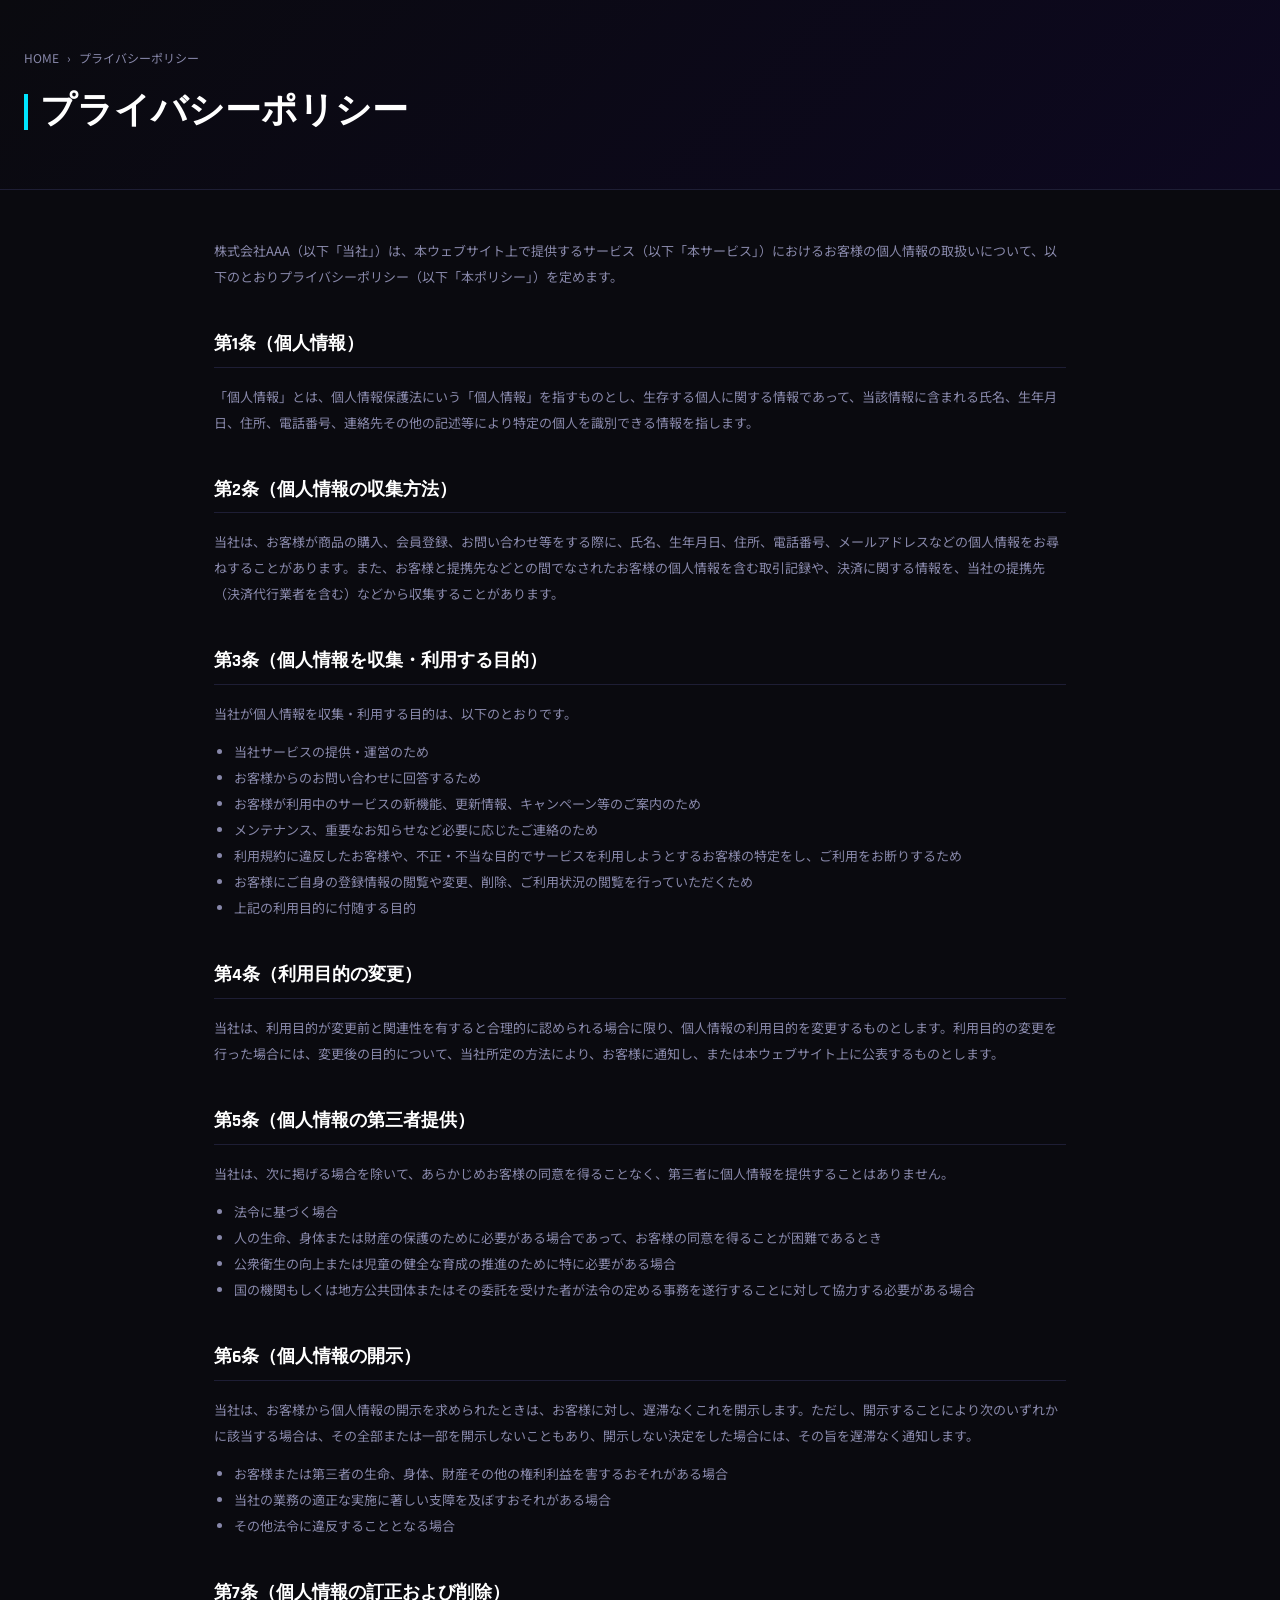
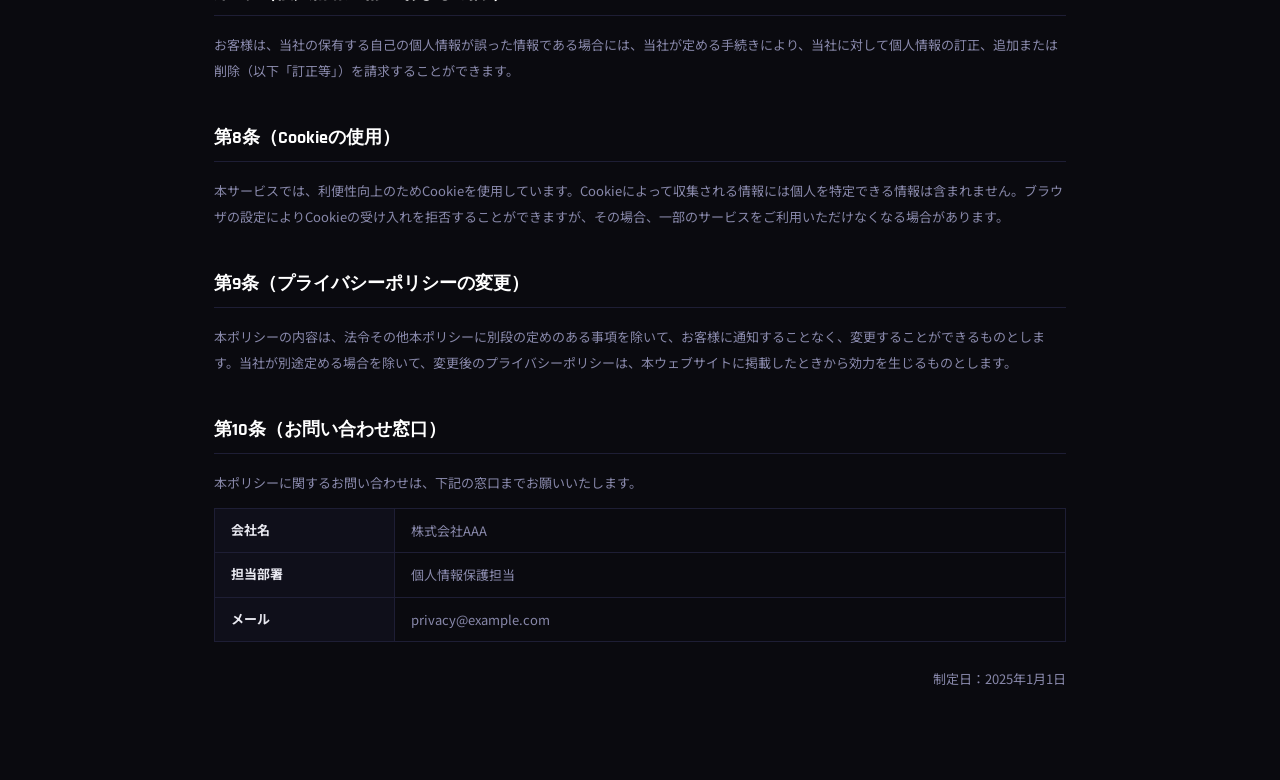
<file: privacy.html>
<!DOCTYPE html>
<html lang="ja">
<head>
<meta charset="UTF-8">
<meta name="viewport" content="width=device-width, initial-scale=1.0">
<title>プライバシーポリシー | NEXUS PC</title>
<link href="https://fonts.googleapis.com/css2?family=Rajdhani:wght@500;600;700&family=Noto+Sans+JP:wght@300;400;500;700&display=swap" rel="stylesheet">
<link rel="stylesheet" href="common.css">
</head>
<body>
<div id="header-mount"></div>

<div class="page-hero">
  <div class="page-hero-inner">
    <div class="breadcrumb"><a href="index.html">HOME</a><span>›</span>プライバシーポリシー</div>
    <div class="page-title">プライバシーポリシー</div>
  </div>
</div>

<div class="page-content">
  <div class="section-block">
    <p>株式会社AAA（以下「当社」）は、本ウェブサイト上で提供するサービス（以下「本サービス」）におけるお客様の個人情報の取扱いについて、以下のとおりプライバシーポリシー（以下「本ポリシー」）を定めます。</p>
  </div>

  <div class="section-block">
    <h2>第1条（個人情報）</h2>
    <p>「個人情報」とは、個人情報保護法にいう「個人情報」を指すものとし、生存する個人に関する情報であって、当該情報に含まれる氏名、生年月日、住所、電話番号、連絡先その他の記述等により特定の個人を識別できる情報を指します。</p>
  </div>

  <div class="section-block">
    <h2>第2条（個人情報の収集方法）</h2>
    <p>当社は、お客様が商品の購入、会員登録、お問い合わせ等をする際に、氏名、生年月日、住所、電話番号、メールアドレスなどの個人情報をお尋ねすることがあります。また、お客様と提携先などとの間でなされたお客様の個人情報を含む取引記録や、決済に関する情報を、当社の提携先（決済代行業者を含む）などから収集することがあります。</p>
  </div>

  <div class="section-block">
    <h2>第3条（個人情報を収集・利用する目的）</h2>
    <p>当社が個人情報を収集・利用する目的は、以下のとおりです。</p>
    <ul>
      <li>当社サービスの提供・運営のため</li>
      <li>お客様からのお問い合わせに回答するため</li>
      <li>お客様が利用中のサービスの新機能、更新情報、キャンペーン等のご案内のため</li>
      <li>メンテナンス、重要なお知らせなど必要に応じたご連絡のため</li>
      <li>利用規約に違反したお客様や、不正・不当な目的でサービスを利用しようとするお客様の特定をし、ご利用をお断りするため</li>
      <li>お客様にご自身の登録情報の閲覧や変更、削除、ご利用状況の閲覧を行っていただくため</li>
      <li>上記の利用目的に付随する目的</li>
    </ul>
  </div>

  <div class="section-block">
    <h2>第4条（利用目的の変更）</h2>
    <p>当社は、利用目的が変更前と関連性を有すると合理的に認められる場合に限り、個人情報の利用目的を変更するものとします。利用目的の変更を行った場合には、変更後の目的について、当社所定の方法により、お客様に通知し、または本ウェブサイト上に公表するものとします。</p>
  </div>

  <div class="section-block">
    <h2>第5条（個人情報の第三者提供）</h2>
    <p>当社は、次に掲げる場合を除いて、あらかじめお客様の同意を得ることなく、第三者に個人情報を提供することはありません。</p>
    <ul>
      <li>法令に基づく場合</li>
      <li>人の生命、身体または財産の保護のために必要がある場合であって、お客様の同意を得ることが困難であるとき</li>
      <li>公衆衛生の向上または児童の健全な育成の推進のために特に必要がある場合</li>
      <li>国の機関もしくは地方公共団体またはその委託を受けた者が法令の定める事務を遂行することに対して協力する必要がある場合</li>
    </ul>
  </div>

  <div class="section-block">
    <h2>第6条（個人情報の開示）</h2>
    <p>当社は、お客様から個人情報の開示を求められたときは、お客様に対し、遅滞なくこれを開示します。ただし、開示することにより次のいずれかに該当する場合は、その全部または一部を開示しないこともあり、開示しない決定をした場合には、その旨を遅滞なく通知します。</p>
    <ul>
      <li>お客様または第三者の生命、身体、財産その他の権利利益を害するおそれがある場合</li>
      <li>当社の業務の適正な実施に著しい支障を及ぼすおそれがある場合</li>
      <li>その他法令に違反することとなる場合</li>
    </ul>
  </div>

  <div class="section-block">
    <h2>第7条（個人情報の訂正および削除）</h2>
    <p>お客様は、当社の保有する自己の個人情報が誤った情報である場合には、当社が定める手続きにより、当社に対して個人情報の訂正、追加または削除（以下「訂正等」）を請求することができます。</p>
  </div>

  <div class="section-block">
    <h2>第8条（Cookieの使用）</h2>
    <p>本サービスでは、利便性向上のためCookieを使用しています。Cookieによって収集される情報には個人を特定できる情報は含まれません。ブラウザの設定によりCookieの受け入れを拒否することができますが、その場合、一部のサービスをご利用いただけなくなる場合があります。</p>
  </div>

  <div class="section-block">
    <h2>第9条（プライバシーポリシーの変更）</h2>
    <p>本ポリシーの内容は、法令その他本ポリシーに別段の定めのある事項を除いて、お客様に通知することなく、変更することができるものとします。当社が別途定める場合を除いて、変更後のプライバシーポリシーは、本ウェブサイトに掲載したときから効力を生じるものとします。</p>
  </div>

  <div class="section-block">
    <h2>第10条（お問い合わせ窓口）</h2>
    <p>本ポリシーに関するお問い合わせは、下記の窓口までお願いいたします。</p>
    <table>
      <tr><th>会社名</th><td>株式会社AAA</td></tr>
      <tr><th>担当部署</th><td>個人情報保護担当</td></tr>
      <tr><th>メール</th><td>privacy@example.com</td></tr>
    </table>
    <p style="text-align:right; color:var(--text2); margin-top:24px;">制定日：2025年1月1日</p>
  </div>
</div>

<div id="footer-mount"></div>
<script src="shared.js"></script>
<script>
  document.getElementById('header-mount').innerHTML = renderHeader();
  document.getElementById('footer-mount').innerHTML = renderFooter();
</script>
</body>
</html>
</file>
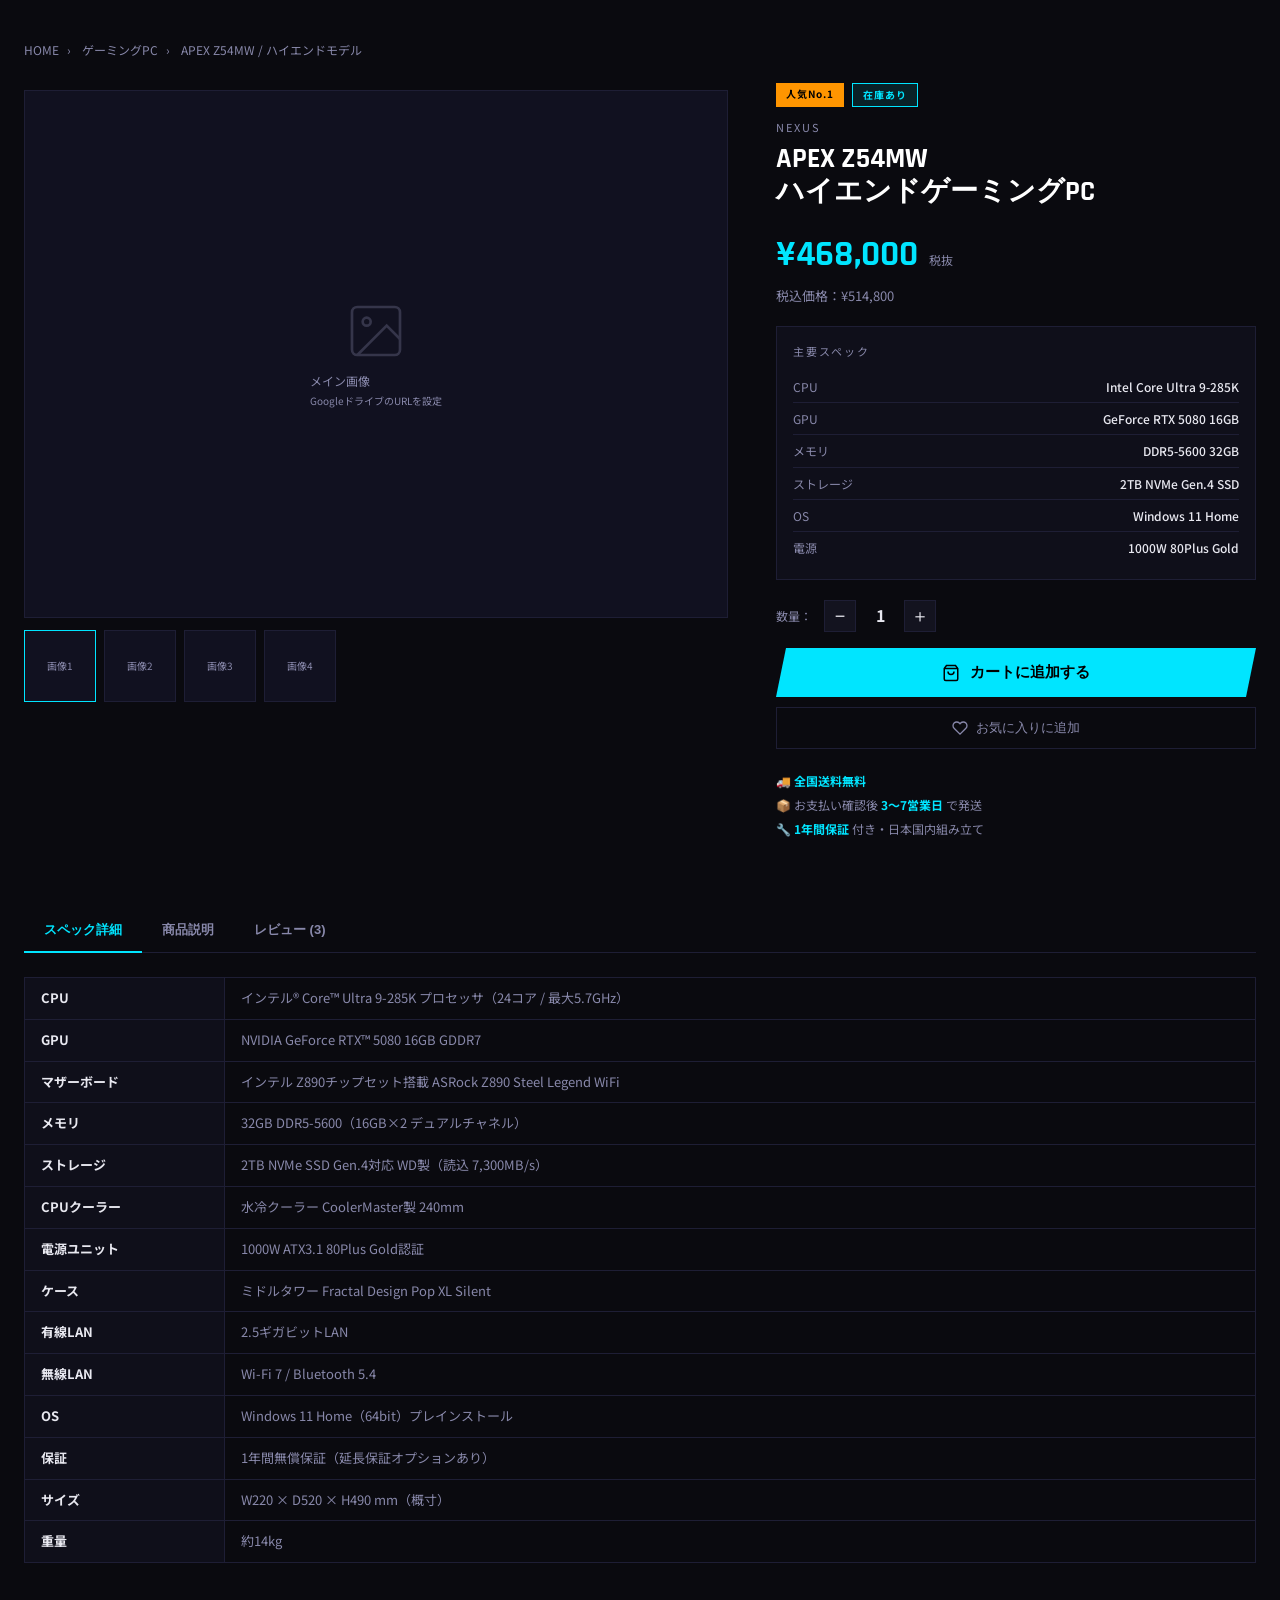
<file: product-detail.html>
<!DOCTYPE html>
<html lang="ja">
<head>
<meta charset="UTF-8">
<meta name="viewport" content="width=device-width, initial-scale=1.0">
<title>商品詳細 | NEXUS PC</title>
<link href="https://fonts.googleapis.com/css2?family=Rajdhani:wght@500;600;700&family=Noto+Sans+JP:wght@300;400;500;700&display=swap" rel="stylesheet">
<link rel="stylesheet" href="common.css">
<style>

/* ===== カートドロップダウン ===== */
.cart-dropdown-wrap { position: relative; }

.cart-badge {
  position: absolute; top: -6px; right: -6px;
  background: var(--accent3); color: #fff;
  font-size: 10px; font-weight: 700;
  width: 16px; height: 16px; border-radius: 50%;
  display: flex; align-items: center; justify-content: center;
  display: none;
}
.cart-badge.show { display: flex; }

.cart-dropdown {
  display: none;
  position: absolute; top: calc(100% + 12px); right: 0;
  width: 340px;
  background: var(--card);
  border: 1px solid var(--border);
  border-top: 2px solid var(--accent);
  z-index: 300;
  box-shadow: 0 8px 32px rgba(0,0,0,0.5);
}
.cart-dropdown.open { display: block; }

.cart-dropdown-header {
  padding: 14px 16px;
  border-bottom: 1px solid var(--border);
  font-family: 'Rajdhani', sans-serif;
  font-size: 14px; font-weight: 700; color: var(--white);
  display: flex; align-items: center; justify-content: space-between;
}

.cart-items { max-height: 280px; overflow-y: auto; }
.cart-empty {
  padding: 32px 16px; text-align: center;
  font-size: 12px; color: var(--text2);
}

.cart-item {
  display: flex; gap: 12px; padding: 12px 16px;
  border-bottom: 1px solid var(--border);
  align-items: flex-start;
}
.cart-item-img {
  width: 52px; height: 52px; flex-shrink: 0;
  background: var(--bg2); border: 1px solid var(--border);
  display: flex; align-items: center; justify-content: center;
  overflow: hidden;
}
.cart-item-img img { width: 100%; height: 100%; object-fit: cover; }
.cart-item-info { flex: 1; min-width: 0; }
.cart-item-name { font-size: 12px; font-weight: 700; color: var(--text); margin-bottom: 4px; white-space: nowrap; overflow: hidden; text-overflow: ellipsis; }
.cart-item-price { font-family: 'Rajdhani', sans-serif; font-size: 16px; font-weight: 700; color: var(--accent); }
.cart-item-qty { display: flex; align-items: center; gap: 6px; margin-top: 6px; }
.qty-btn {
  width: 22px; height: 22px; background: var(--bg3);
  border: 1px solid var(--border); color: var(--text);
  font-size: 14px; cursor: pointer; display: flex;
  align-items: center; justify-content: center;
  transition: all 0.15s;
}
.qty-btn:hover { border-color: var(--accent); color: var(--accent); }
.qty-num { font-size: 12px; color: var(--text); min-width: 20px; text-align: center; }
.cart-item-del {
  background: none; border: none; color: var(--text2);
  cursor: pointer; font-size: 16px; padding: 0;
  transition: color 0.15s; align-self: flex-start;
}
.cart-item-del:hover { color: var(--accent3); }

.cart-dropdown-footer {
  padding: 14px 16px;
  border-top: 1px solid var(--border);
}
.cart-total {
  display: flex; justify-content: space-between;
  font-size: 13px; margin-bottom: 12px;
}
.cart-total-label { color: var(--text2); }
.cart-total-price { font-family: 'Rajdhani', sans-serif; font-size: 20px; font-weight: 700; color: var(--accent); }

.btn-checkout {
  display: block; width: 100%; background: var(--accent); color: #000;
  font-size: 13px; font-weight: 700; padding: 11px; border: none;
  cursor: pointer; text-align: center; text-decoration: none;
  clip-path: polygon(8px 0%, 100% 0%, calc(100% - 8px) 100%, 0% 100%);
  transition: background 0.2s;
}
.btn-checkout:hover { background: #33ecff; }

/* ===== 商品詳細 ===== */
.product-detail-wrap {
  max-width: 1400px; margin: 0 auto; padding: 40px 24px;
}

.breadcrumb { font-size: 12px; color: var(--text2); margin-bottom: 24px; }
.breadcrumb a { color: var(--text2); text-decoration: none; }
.breadcrumb a:hover { color: var(--accent); }
.breadcrumb span { margin: 0 8px; }

.detail-layout {
  display: grid; grid-template-columns: 1fr 480px;
  gap: 48px; align-items: flex-start;
}

/* 画像エリア */
.image-area { position: sticky; top: 90px; }

.main-image {
  width: 100%; aspect-ratio: 4/3;
  background: var(--card); border: 1px solid var(--border);
  display: flex; align-items: center; justify-content: center;
  overflow: hidden; margin-bottom: 12px; position: relative;
}
.main-image img { width: 100%; height: 100%; object-fit: cover; }
.main-image .img-placeholder {
  display: flex; flex-direction: column; align-items: center;
  justify-content: center; gap: 8px; color: var(--text2); font-size: 12px;
}

.thumb-list { display: flex; gap: 8px; flex-wrap: wrap; }
.thumb {
  width: 72px; height: 72px;
  background: var(--card); border: 1px solid var(--border);
  cursor: pointer; overflow: hidden;
  display: flex; align-items: center; justify-content: center;
  transition: border-color 0.15s; flex-shrink: 0;
}
.thumb:hover, .thumb.active { border-color: var(--accent); }
.thumb img { width: 100%; height: 100%; object-fit: cover; }
.thumb .no-img { font-size: 10px; color: var(--text2); text-align: center; padding: 4px; }

/* 情報エリア */
.info-area {}

.product-tag-row { display: flex; gap: 8px; margin-bottom: 12px; }
.tag {
  font-size: 10px; font-weight: 700; padding: 3px 10px; letter-spacing: 1px;
}
.tag.new { background: var(--accent2); color: #fff; }
.tag.popular { background: #ff9500; color: #000; }
.tag.sale { background: var(--accent3); color: #fff; }
.tag.stock-ok { background: rgba(0,229,255,0.1); color: var(--accent); border: 1px solid var(--accent); }
.tag.stock-low { background: rgba(255,149,0,0.1); color: #ff9500; border: 1px solid #ff9500; }

.product-brand-label { font-size: 11px; color: var(--text2); letter-spacing: 2px; text-transform: uppercase; margin-bottom: 6px; }

.product-detail-name {
  font-family: 'Rajdhani', sans-serif;
  font-size: 28px; font-weight: 700; color: var(--white);
  line-height: 1.2; margin-bottom: 16px;
}

.price-block { margin-bottom: 20px; }
.price-big { font-family: 'Rajdhani', sans-serif; font-size: 36px; font-weight: 700; color: var(--accent); }
.price-tax { font-size: 12px; color: var(--text2); margin-left: 8px; }
.price-incl { font-size: 13px; color: var(--text2); margin-top: 2px; }

.spec-summary {
  background: var(--bg2); border: 1px solid var(--border);
  padding: 16px; margin-bottom: 20px;
}
.spec-summary-title { font-size: 11px; color: var(--text2); letter-spacing: 2px; margin-bottom: 10px; text-transform: uppercase; }
.spec-row { display: flex; justify-content: space-between; font-size: 12px; padding: 6px 0; border-bottom: 1px solid var(--border); }
.spec-row:last-child { border-bottom: none; }
.spec-key { color: var(--text2); }
.spec-val { color: var(--text); font-weight: 500; text-align: right; max-width: 60%; }

.qty-select-row { display: flex; align-items: center; gap: 12px; margin-bottom: 16px; }
.qty-label { font-size: 12px; color: var(--text2); }
.qty-ctrl { display: flex; align-items: center; gap: 8px; }
.qty-ctrl-btn {
  width: 32px; height: 32px; background: var(--bg3);
  border: 1px solid var(--border); color: var(--text);
  font-size: 18px; cursor: pointer; display: flex;
  align-items: center; justify-content: center; transition: all 0.15s;
}
.qty-ctrl-btn:hover { border-color: var(--accent); color: var(--accent); }
.qty-display { font-size: 16px; font-weight: 700; color: var(--text); min-width: 32px; text-align: center; }

.btn-add-cart {
  display: flex; align-items: center; justify-content: center; gap: 10px;
  width: 100%; background: var(--accent); color: #000;
  font-size: 15px; font-weight: 700; padding: 15px;
  border: none; cursor: pointer;
  clip-path: polygon(10px 0%, 100% 0%, calc(100% - 10px) 100%, 0% 100%);
  transition: all 0.2s; margin-bottom: 10px;
}
.btn-add-cart:hover { background: #33ecff; }
.btn-add-cart.added { background: #7b2fff; color: #fff; }

.btn-favorite {
  display: flex; align-items: center; justify-content: center; gap: 8px;
  width: 100%; background: transparent; color: var(--text2);
  font-size: 13px; padding: 11px; border: 1px solid var(--border);
  cursor: pointer; transition: all 0.2s; margin-bottom: 20px;
}
.btn-favorite:hover { border-color: var(--accent3); color: var(--accent3); }
.btn-favorite.active { border-color: var(--accent3); color: var(--accent3); }

.delivery-info { font-size: 12px; color: var(--text2); line-height: 2; margin-bottom: 20px; }
.delivery-info span { color: var(--accent); font-weight: 700; }

/* タブ（スペック詳細等） */
.detail-tabs { margin-top: 48px; }
.tab-header { display: flex; border-bottom: 1px solid var(--border); }
.tab-btn {
  font-size: 13px; font-weight: 700; padding: 12px 20px;
  background: none; border: none; color: var(--text2);
  cursor: pointer; border-bottom: 2px solid transparent;
  margin-bottom: -1px; transition: all 0.2s;
}
.tab-btn.active, .tab-btn:hover { color: var(--accent); border-bottom-color: var(--accent); }

.tab-panel { display: none; padding: 24px 0; }
.tab-panel.active { display: block; }

.spec-table { width: 100%; border-collapse: collapse; font-size: 13px; }
.spec-table th {
  background: var(--bg2); color: var(--text);
  padding: 10px 16px; border: 1px solid var(--border);
  text-align: left; font-weight: 700; width: 200px; white-space: nowrap;
}
.spec-table td {
  color: var(--text2); padding: 10px 16px;
  border: 1px solid var(--border); line-height: 1.6;
}

.review-avg { display: flex; align-items: center; gap: 16px; margin-bottom: 20px; }
.review-score { font-family: 'Rajdhani', sans-serif; font-size: 48px; font-weight: 700; color: var(--accent); line-height: 1; }
.stars { color: #ff9500; font-size: 20px; letter-spacing: 2px; }
.review-count { font-size: 12px; color: var(--text2); }

.review-item { border-bottom: 1px solid var(--border); padding: 16px 0; }
.review-header { display: flex; align-items: center; gap: 12px; margin-bottom: 8px; }
.review-name { font-size: 13px; font-weight: 700; color: var(--text); }
.review-date { font-size: 11px; color: var(--text2); }
.review-stars { color: #ff9500; font-size: 13px; }
.review-body { font-size: 13px; color: var(--text2); line-height: 1.8; }
</style>
</head>
<body>
<div id="header-mount"></div>

<div class="product-detail-wrap">
  <div class="breadcrumb">
    <a href="index.html">HOME</a><span>›</span>
    <a href="category.html?type=gaming">ゲーミングPC</a><span>›</span>
    APEX Z54MW / ハイエンドモデル
  </div>

  <div class="detail-layout">

    <!-- 画像エリア -->
    <div class="image-area">
      <div class="main-image" id="main-image">
        <!--
          ★ 画像を入れる場合:
          <img src="GoogleドライブのURL" alt="商品メイン画像" id="main-img-el">
        -->
        <div class="img-placeholder">
          <svg width="64" height="64" fill="none" stroke="currentColor" stroke-width="1" viewBox="0 0 24 24" opacity="0.3"><rect x="3" y="3" width="18" height="18" rx="2"/><circle cx="8.5" cy="8.5" r="1.5"/><polyline points="21 15 16 10 5 21"/></svg>
          <span>メイン画像<br><small>GoogleドライブのURLを設定</small></span>
        </div>
      </div>

      <!-- サムネイル -->
      <div class="thumb-list" id="thumb-list">
        <!--
          ★ サムネイル画像を入れる場合:
          <div class="thumb active" onclick="changeImage(this, 'URL1')"><img src="URL1" alt="画像1"></div>
          <div class="thumb" onclick="changeImage(this, 'URL2')"><img src="URL2" alt="画像2"></div>
        -->
        <div class="thumb active" onclick="selectThumb(this, 0)"><div class="no-img">画像1</div></div>
        <div class="thumb" onclick="selectThumb(this, 1)"><div class="no-img">画像2</div></div>
        <div class="thumb" onclick="selectThumb(this, 2)"><div class="no-img">画像3</div></div>
        <div class="thumb" onclick="selectThumb(this, 3)"><div class="no-img">画像4</div></div>
      </div>
    </div>

    <!-- 情報エリア -->
    <div class="info-area">
      <div class="product-tag-row">
        <span class="tag popular">人気No.1</span>
        <span class="tag stock-ok">在庫あり</span>
      </div>

      <div class="product-brand-label">NEXUS</div>
      <div class="product-detail-name">APEX Z54MW<br>ハイエンドゲーミングPC</div>

      <div class="price-block">
        <div>
          <span class="price-big">¥468,000</span>
          <span class="price-tax">税抜</span>
        </div>
        <div class="price-incl">税込価格：¥514,800</div>
      </div>

      <div class="spec-summary">
        <div class="spec-summary-title">主要スペック</div>
        <div class="spec-row"><span class="spec-key">CPU</span><span class="spec-val">Intel Core Ultra 9-285K</span></div>
        <div class="spec-row"><span class="spec-key">GPU</span><span class="spec-val">GeForce RTX 5080 16GB</span></div>
        <div class="spec-row"><span class="spec-key">メモリ</span><span class="spec-val">DDR5-5600 32GB</span></div>
        <div class="spec-row"><span class="spec-key">ストレージ</span><span class="spec-val">2TB NVMe Gen.4 SSD</span></div>
        <div class="spec-row"><span class="spec-key">OS</span><span class="spec-val">Windows 11 Home</span></div>
        <div class="spec-row"><span class="spec-key">電源</span><span class="spec-val">1000W 80Plus Gold</span></div>
      </div>

      <!-- 数量 -->
      <div class="qty-select-row">
        <span class="qty-label">数量：</span>
        <div class="qty-ctrl">
          <button class="qty-ctrl-btn" onclick="changeQty(-1)">−</button>
          <span class="qty-display" id="qty-display">1</span>
          <button class="qty-ctrl-btn" onclick="changeQty(1)">＋</button>
        </div>
      </div>

      <button class="btn-add-cart" id="btn-add-cart" onclick="addToCart()">
        <svg width="18" height="18" fill="none" stroke="currentColor" stroke-width="2" viewBox="0 0 24 24"><path d="M6 2L3 6v14a2 2 0 0 0 2 2h14a2 2 0 0 0 2-2V6l-3-4z"/><line x1="3" y1="6" x2="21" y2="6"/><path d="M16 10a4 4 0 0 1-8 0"/></svg>
        カートに追加する
      </button>

      <button class="btn-favorite" id="btn-fav" onclick="toggleFav()">
        <svg width="16" height="16" fill="none" stroke="currentColor" stroke-width="2" viewBox="0 0 24 24"><path d="M20.84 4.61a5.5 5.5 0 0 0-7.78 0L12 5.67l-1.06-1.06a5.5 5.5 0 0 0-7.78 7.78l1.06 1.06L12 21.23l7.78-7.78 1.06-1.06a5.5 5.5 0 0 0 0-7.78z"/></svg>
        お気に入りに追加
      </button>

      <div class="delivery-info">
        🚚 <span>全国送料無料</span><br>
        📦 お支払い確認後 <span>3〜7営業日</span> で発送<br>
        🔧 <span>1年間保証</span> 付き・日本国内組み立て
      </div>
    </div>
  </div>

  <!-- タブ詳細 -->
  <div class="detail-tabs">
    <div class="tab-header">
      <button class="tab-btn active" onclick="switchTab(this,'spec')">スペック詳細</button>
      <button class="tab-btn" onclick="switchTab(this,'desc')">商品説明</button>
      <button class="tab-btn" onclick="switchTab(this,'review')">レビュー (3)</button>
    </div>

    <div class="tab-panel active" id="tab-spec">
      <table class="spec-table">
        <tr><th>CPU</th><td>インテル® Core™ Ultra 9-285K プロセッサ（24コア / 最大5.7GHz）</td></tr>
        <tr><th>GPU</th><td>NVIDIA GeForce RTX™ 5080 16GB GDDR7</td></tr>
        <tr><th>マザーボード</th><td>インテル Z890チップセット搭載 ASRock Z890 Steel Legend WiFi</td></tr>
        <tr><th>メモリ</th><td>32GB DDR5-5600（16GB×2 デュアルチャネル）</td></tr>
        <tr><th>ストレージ</th><td>2TB NVMe SSD Gen.4対応 WD製（読込 7,300MB/s）</td></tr>
        <tr><th>CPUクーラー</th><td>水冷クーラー CoolerMaster製 240mm</td></tr>
        <tr><th>電源ユニット</th><td>1000W ATX3.1 80Plus Gold認証</td></tr>
        <tr><th>ケース</th><td>ミドルタワー Fractal Design Pop XL Silent</td></tr>
        <tr><th>有線LAN</th><td>2.5ギガビットLAN</td></tr>
        <tr><th>無線LAN</th><td>Wi-Fi 7 / Bluetooth 5.4</td></tr>
        <tr><th>OS</th><td>Windows 11 Home（64bit）プレインストール</td></tr>
        <tr><th>保証</th><td>1年間無償保証（延長保証オプションあり）</td></tr>
        <tr><th>サイズ</th><td>W220 × D520 × H490 mm（概寸）</td></tr>
        <tr><th>重量</th><td>約14kg</td></tr>
      </table>
    </div>

    <div class="tab-panel" id="tab-desc">
      <p style="color:var(--text2); font-size:13px; line-height:2; margin-bottom:16px;">
        最新インテル® Core™ Ultra 9-285KとGeForce RTX™ 5080を搭載した、ハイエンドゲーミングPCです。4K解像度での高フレームレートゲーミングから、動画編集・3DCGレンダリングまで対応できる圧倒的な処理能力を誇ります。
      </p>
      <p style="color:var(--text2); font-size:13px; line-height:2; margin-bottom:16px;">
        DDR5-5600メモリと最新NVMe Gen.4 SSDにより、ゲームのロード時間を大幅に短縮。Wi-Fi 7対応で次世代の超高速ワイヤレス通信にも対応しています。
      </p>
      <p style="color:var(--text2); font-size:13px; line-height:2;">
        全パーツは当店スタッフが相性確認済み。組み立て・動作確認を行った上でお届けします。
      </p>
    </div>

    <div class="tab-panel" id="tab-review">
      <div class="review-avg">
        <div class="review-score">4.7</div>
        <div>
          <div class="stars">★★★★★</div>
          <div class="review-count">3件のレビュー</div>
        </div>
      </div>

      <div class="review-item">
        <div class="review-header">
          <span class="review-name">田中 K.</span>
          <span class="review-stars">★★★★★</span>
          <span class="review-date">2025年3月</span>
        </div>
        <div class="review-body">4Kで144fps出て最高です。組み立て品質も丁寧でケーブルの取り回しが綺麗でした。発送も早く大満足です。</div>
      </div>

      <div class="review-item">
        <div class="review-header">
          <span class="review-name">山本 R.</span>
          <span class="review-stars">★★★★☆</span>
          <span class="review-date">2025年2月</span>
        </div>
        <div class="review-body">性能は文句なしです。初期設定がほぼ完了した状態で届いたのでとても助かりました。</div>
      </div>

      <div class="review-item">
        <div class="review-header">
          <span class="review-name">佐藤 M.</span>
          <span class="review-stars">★★★★★</span>
          <span class="review-date">2025年1月</span>
        </div>
        <div class="review-body">サポートも丁寧で安心して購入できました。動画編集も爆速でとても気に入っています。</div>
      </div>
    </div>
  </div>

</div>

<div id="footer-mount"></div>

<!-- カートドロップダウンの注入先はshared.jsで生成 -->
<script src="shared.js"></script>
<script>
  // ヘッダーとフッター
  document.getElementById('header-mount').innerHTML = renderHeader();
  document.getElementById('footer-mount').innerHTML = renderFooter();

  // カートドロップダウンをヘッダーのカートアイコンに追加
  injectCartDropdown();

  // ===== 画像切り替え =====
  const images = [null, null, null, null]; // ★ ここにURLを入れる: ['URL1','URL2',...]

  function selectThumb(el, idx) {
    document.querySelectorAll('.thumb').forEach(t => t.classList.remove('active'));
    el.classList.add('active');
    const mainEl = document.getElementById('main-image');
    if (images[idx]) {
      mainEl.innerHTML = `<img src="${images[idx]}" alt="商品画像">`;
    }
  }

  // ===== 数量 =====
  let qty = 1;
  function changeQty(d) {
    qty = Math.max(1, qty + d);
    document.getElementById('qty-display').textContent = qty;
  }

  // ===== お気に入り =====
  function toggleFav() {
    const btn = document.getElementById('btn-fav');
    btn.classList.toggle('active');
    btn.innerHTML = btn.classList.contains('active')
      ? `<svg width="16" height="16" fill="currentColor" viewBox="0 0 24 24"><path d="M20.84 4.61a5.5 5.5 0 0 0-7.78 0L12 5.67l-1.06-1.06a5.5 5.5 0 0 0-7.78 7.78l1.06 1.06L12 21.23l7.78-7.78 1.06-1.06a5.5 5.5 0 0 0 0-7.78z"/></svg> お気に入り済み`
      : `<svg width="16" height="16" fill="none" stroke="currentColor" stroke-width="2" viewBox="0 0 24 24"><path d="M20.84 4.61a5.5 5.5 0 0 0-7.78 0L12 5.67l-1.06-1.06a5.5 5.5 0 0 0-7.78 7.78l1.06 1.06L12 21.23l7.78-7.78 1.06-1.06a5.5 5.5 0 0 0 0-7.78z"/></svg> お気に入りに追加`;
  }

  // ===== カートに追加 =====
  function addToCart() {
    const product = {
      id: 'apex-z54mw',
      name: 'APEX Z54MW / ハイエンドモデル',
      price: 468000,
      qty: qty,
      img: images[0] || null
    };
    cartAdd(product);
    const btn = document.getElementById('btn-add-cart');
    btn.classList.add('added');
    btn.innerHTML = `✓ カートに追加しました`;
    setTimeout(() => {
      btn.classList.remove('added');
      btn.innerHTML = `<svg width="18" height="18" fill="none" stroke="currentColor" stroke-width="2" viewBox="0 0 24 24"><path d="M6 2L3 6v14a2 2 0 0 0 2 2h14a2 2 0 0 0 2-2V6l-3-4z"/><line x1="3" y1="6" x2="21" y2="6"/><path d="M16 10a4 4 0 0 1-8 0"/></svg> カートに追加する`;
    }, 2000);
  }

  // ===== タブ =====
  function switchTab(btn, id) {
    document.querySelectorAll('.tab-btn').forEach(b => b.classList.remove('active'));
    document.querySelectorAll('.tab-panel').forEach(p => p.classList.remove('active'));
    btn.classList.add('active');
    document.getElementById('tab-' + id).classList.add('active');
  }
</script>
</body>
</html>
</file>
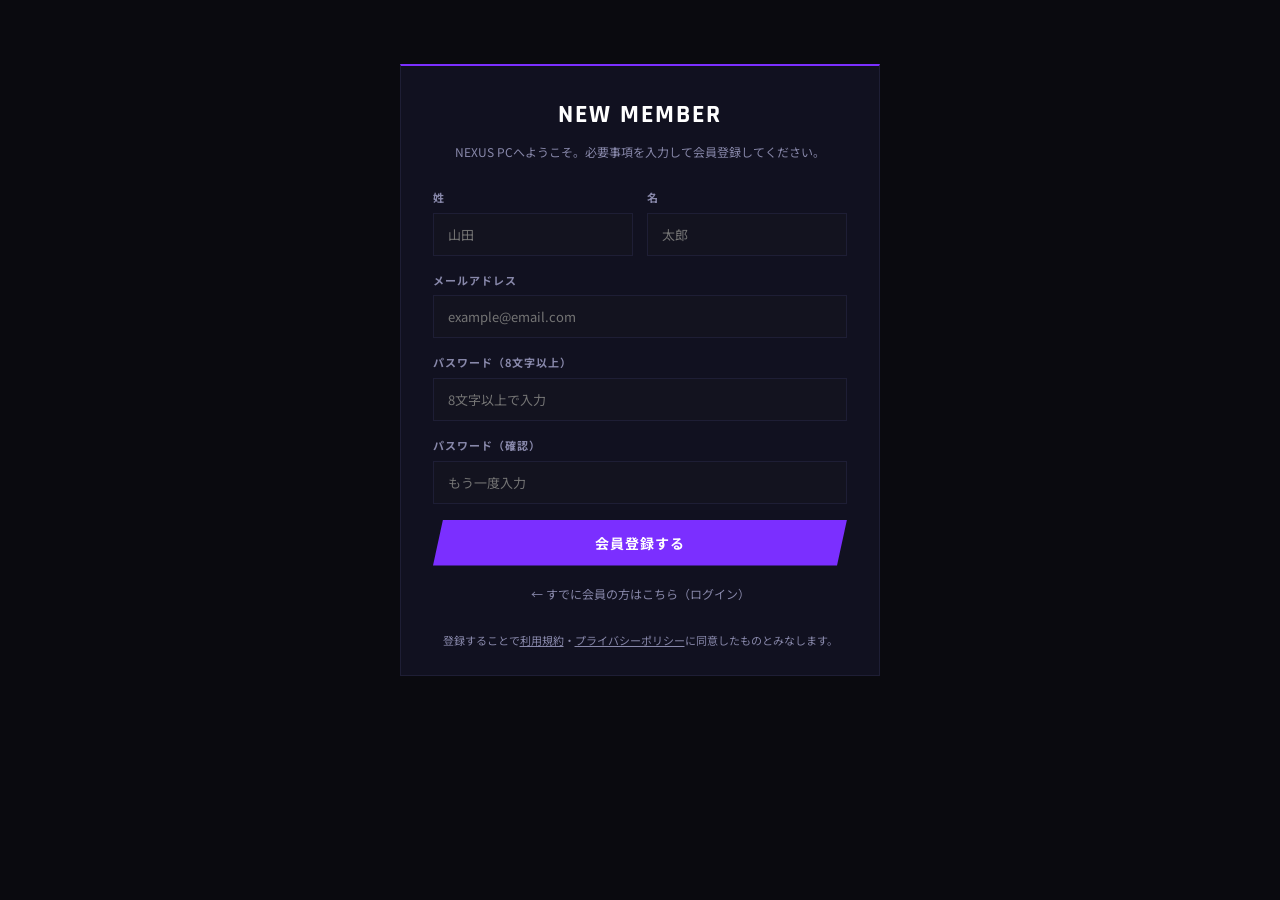
<file: register.html>
<!DOCTYPE html>
<html lang="ja">
<head>
<meta charset="UTF-8">
<meta name="viewport" content="width=device-width, initial-scale=1.0">
<title>新規会員登録 | NEXUS PC</title>
<link href="https://fonts.googleapis.com/css2?family=Rajdhani:wght@500;600;700&family=Noto+Sans+JP:wght@300;400;500;700&display=swap" rel="stylesheet">
<link rel="stylesheet" href="common.css">
<style>
  .auth-wrap {
    min-height: calc(100vh - 160px);
    display: flex; align-items: center; justify-content: center;
    padding: 60px 24px;
  }
  .auth-box {
    width: 100%; max-width: 480px;
    background: var(--card); border: 1px solid var(--border);
    border-top: 2px solid var(--accent2);
  }
  .auth-header {
    padding: 28px 32px 0;
    text-align: center;
  }
  .auth-title {
    font-family: 'Rajdhani', sans-serif;
    font-size: 26px; font-weight: 700;
    color: var(--white); letter-spacing: 2px;
    margin-bottom: 6px;
  }
  .auth-sub {
    font-size: 12px; color: var(--text2);
  }
  .auth-body { padding: 28px 32px; }

  .form-group { margin-bottom: 16px; }
  .form-row { display: grid; grid-template-columns: 1fr 1fr; gap: 14px; }
  .form-label {
    display: block; font-size: 11px; font-weight: 700;
    color: var(--text2); margin-bottom: 6px;
    letter-spacing: 1px; text-transform: uppercase;
  }
  .form-input {
    width: 100%; background: var(--bg3); border: 1px solid var(--border);
    color: var(--text); font-size: 13px; padding: 11px 14px;
    outline: none; transition: border-color 0.2s;
    font-family: 'Noto Sans JP', sans-serif;
  }
  .form-input:focus { border-color: var(--accent2); }

  .btn-register {
    width: 100%; background: var(--accent2); color: #fff;
    border: none; font-size: 14px; font-weight: 700;
    padding: 13px; cursor: pointer; transition: background 0.2s;
    clip-path: polygon(10px 0%, 100% 0%, calc(100% - 10px) 100%, 0% 100%);
    font-family: 'Noto Sans JP', sans-serif;
    letter-spacing: 1px;
  }
  .btn-register:hover { background: #9b4fff; }

  .back-login {
    display: block; text-align: center;
    margin-top: 18px; font-size: 12px; color: var(--text2);
    text-decoration: none;
  }
  .back-login:hover { color: var(--accent); }

  .auth-footer {
    padding: 0 32px 24px;
    text-align: center; font-size: 11px; color: var(--text2); line-height: 1.8;
  }
  .auth-footer a { color: var(--text2); text-decoration: underline; }
  .auth-footer a:hover { color: var(--accent); }

  .error-msg {
    background: rgba(255,45,85,0.08); border: 1px solid rgba(255,45,85,0.3);
    color: #ff2d55; font-size: 12px; padding: 10px 14px;
    margin-bottom: 18px; display: none;
  }
  .error-msg.show { display: block; }
</style>
</head>
<body>
<div id="header-mount"></div>

<div class="auth-wrap">
  <div class="auth-box">
    <div class="auth-header">
      <div class="auth-title">NEW MEMBER</div>
      <div class="auth-sub">NEXUS PCへようこそ。必要事項を入力して会員登録してください。</div>
    </div>

    <div class="auth-body">
      <div class="error-msg" id="error-msg"></div>

      <div class="form-row">
        <div class="form-group">
          <label class="form-label">姓</label>
          <input type="text" class="form-input" id="last-name" placeholder="山田" autocomplete="family-name">
        </div>
        <div class="form-group">
          <label class="form-label">名</label>
          <input type="text" class="form-input" id="first-name" placeholder="太郎" autocomplete="given-name">
        </div>
      </div>

      <div class="form-group">
        <label class="form-label">メールアドレス</label>
        <input type="email" class="form-input" id="email" placeholder="example@email.com" autocomplete="email">
      </div>

      <div class="form-group">
        <label class="form-label">パスワード（8文字以上）</label>
        <input type="password" class="form-input" id="password" placeholder="8文字以上で入力" autocomplete="new-password">
      </div>

      <div class="form-group">
        <label class="form-label">パスワード（確認）</label>
        <input type="password" class="form-input" id="password-confirm" placeholder="もう一度入力" autocomplete="new-password">
      </div>

      <button class="btn-register" onclick="doRegister()">会員登録する</button>

      <a href="login.html" class="back-login">← すでに会員の方はこちら（ログイン）</a>
    </div>

    <div class="auth-footer">
      登録することで<a href="terms.html">利用規約</a>・<a href="privacy.html">プライバシーポリシー</a>に同意したものとみなします。
    </div>
  </div>
</div>

<div id="footer-mount"></div>
<script src="shared.js"></script>
<script>
  document.getElementById('header-mount').innerHTML = renderHeader();
  document.getElementById('footer-mount').innerHTML = renderFooter();
  injectCartDropdown();

  // すでにログイン済みなら直接マイページへ
  if (localStorage.getItem('nexus_user')) {
    location.href = 'mypage.html';
  }

  function doRegister() {
    const lastName = document.getElementById('last-name').value.trim();
    const firstName = document.getElementById('first-name').value.trim();
    const email = document.getElementById('email').value.trim();
    const password = document.getElementById('password').value;
    const passwordConfirm = document.getElementById('password-confirm').value;
    const errEl = document.getElementById('error-msg');

    if (!lastName || !firstName || !email || !password || !passwordConfirm) {
      errEl.textContent = 'すべての項目を入力してください。';
      errEl.classList.add('show');
      return;
    }
    if (password.length < 8) {
      errEl.textContent = 'パスワードは8文字以上で設定してください。';
      errEl.classList.add('show');
      return;
    }
    if (password !== passwordConfirm) {
      errEl.textContent = 'パスワードが一致しません。';
      errEl.classList.add('show');
      return;
    }

    errEl.classList.remove('show');

    // ★ デモ用：localStorageに仮保存（Firebase連携時に差し替え）
    const now = new Date();
    const since = `${now.getFullYear()}年${now.getMonth() + 1}月`;
    const user = { email, name: `${lastName} ${firstName}`, since };
    localStorage.setItem('nexus_user', JSON.stringify(user));

    location.href = 'mypage.html';
  }
</script>
</body>
</html>
</file>
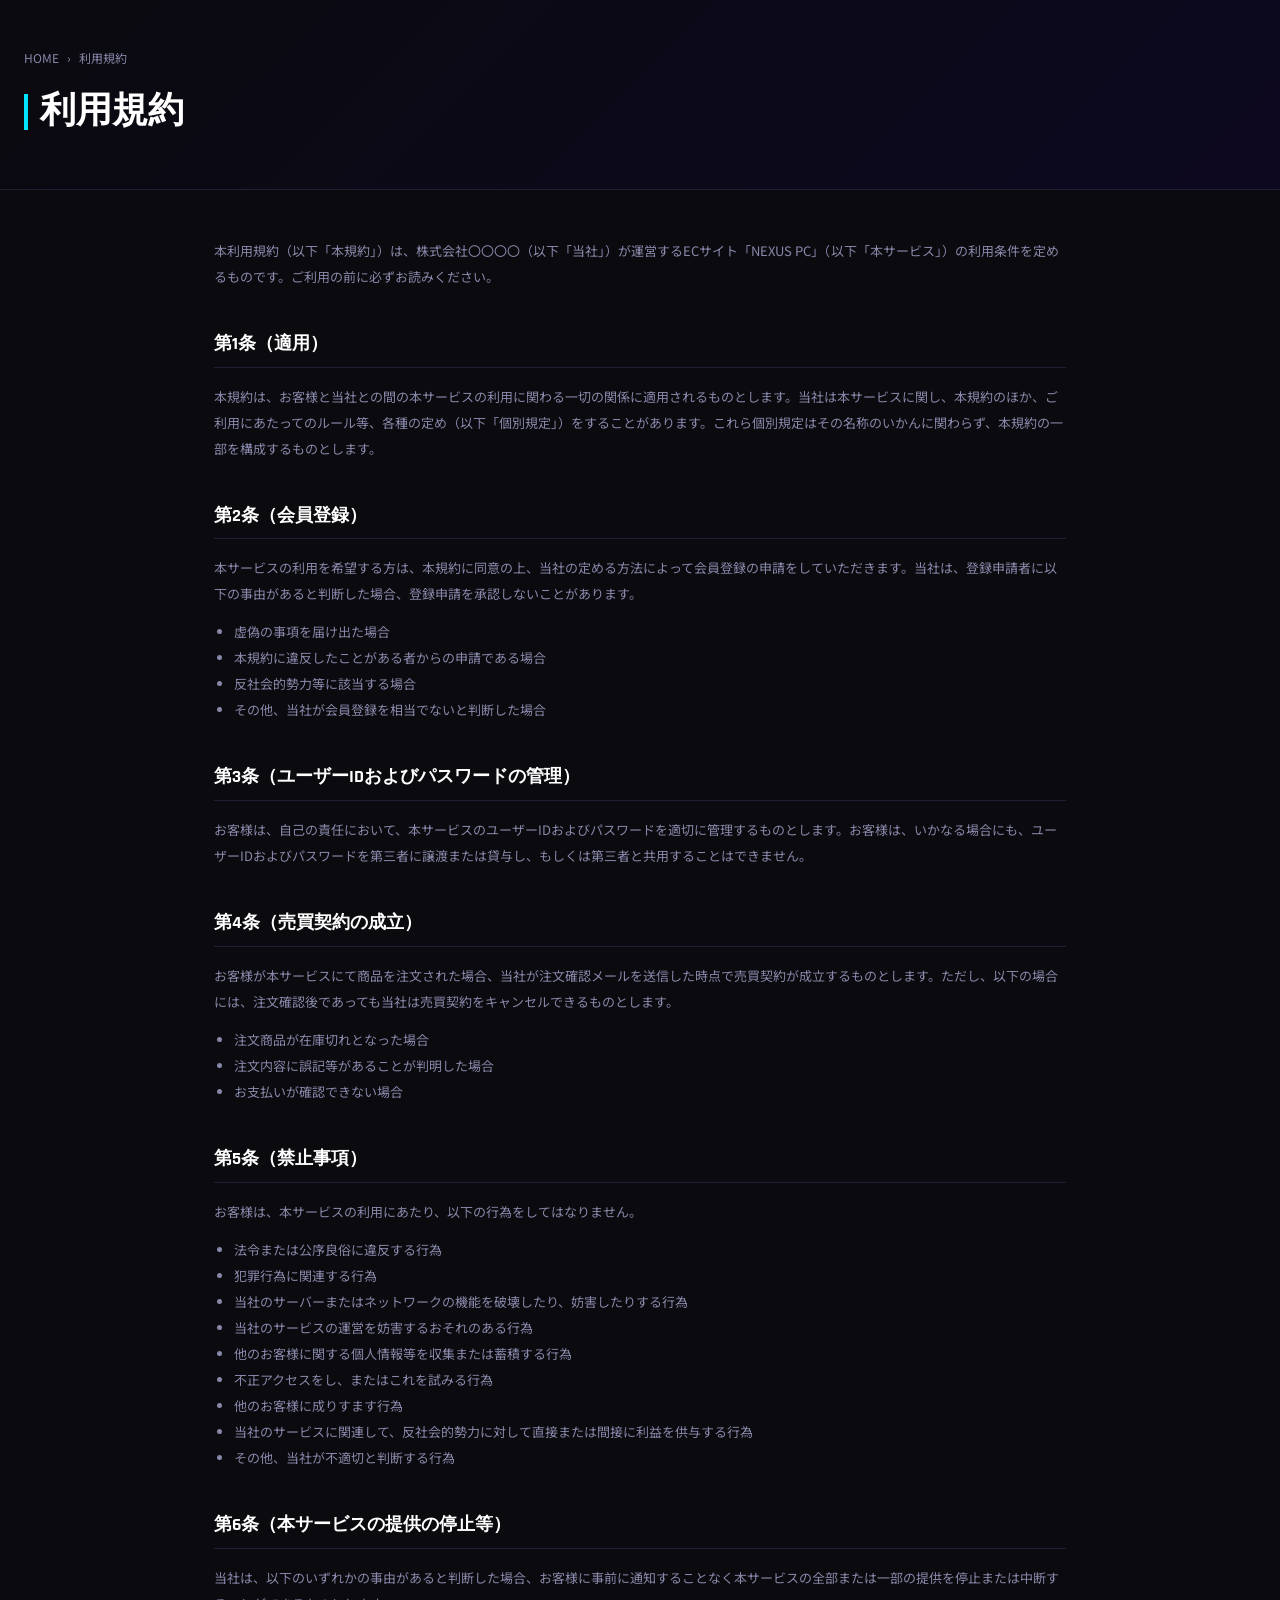
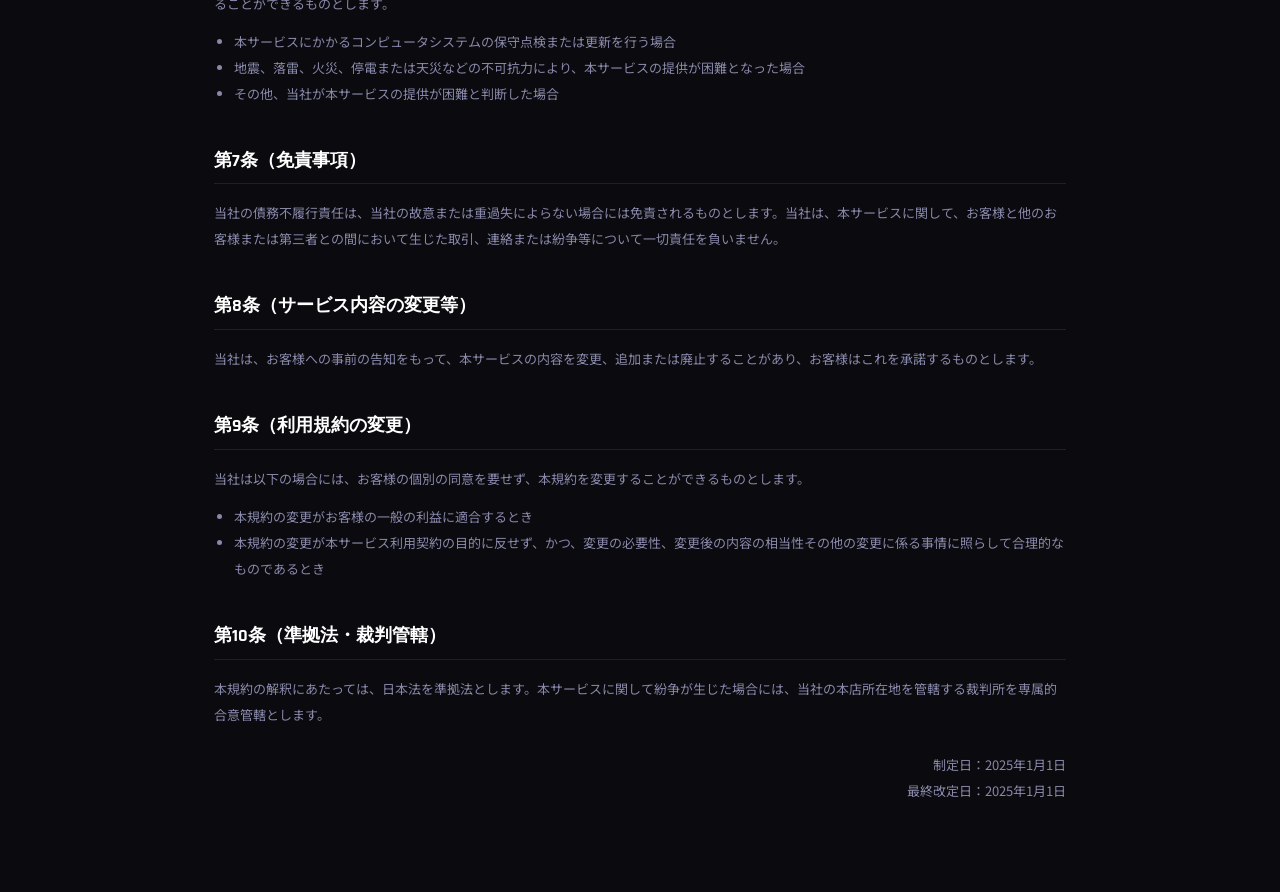
<file: terms.html>
<!DOCTYPE html>
<html lang="ja">
<head>
<meta charset="UTF-8">
<meta name="viewport" content="width=device-width, initial-scale=1.0">
<title>利用規約 | NEXUS PC</title>
<link href="https://fonts.googleapis.com/css2?family=Rajdhani:wght@500;600;700&family=Noto+Sans+JP:wght@300;400;500;700&display=swap" rel="stylesheet">
<link rel="stylesheet" href="common.css">
</head>
<body>
<div id="header-mount"></div>

<div class="page-hero">
  <div class="page-hero-inner">
    <div class="breadcrumb"><a href="index.html">HOME</a><span>›</span>利用規約</div>
    <div class="page-title">利用規約</div>
  </div>
</div>

<div class="page-content">
  <div class="section-block">
    <p>本利用規約（以下「本規約」）は、株式会社〇〇〇〇（以下「当社」）が運営するECサイト「NEXUS PC」（以下「本サービス」）の利用条件を定めるものです。ご利用の前に必ずお読みください。</p>
  </div>

  <div class="section-block">
    <h2>第1条（適用）</h2>
    <p>本規約は、お客様と当社との間の本サービスの利用に関わる一切の関係に適用されるものとします。当社は本サービスに関し、本規約のほか、ご利用にあたってのルール等、各種の定め（以下「個別規定」）をすることがあります。これら個別規定はその名称のいかんに関わらず、本規約の一部を構成するものとします。</p>
  </div>

  <div class="section-block">
    <h2>第2条（会員登録）</h2>
    <p>本サービスの利用を希望する方は、本規約に同意の上、当社の定める方法によって会員登録の申請をしていただきます。当社は、登録申請者に以下の事由があると判断した場合、登録申請を承認しないことがあります。</p>
    <ul>
      <li>虚偽の事項を届け出た場合</li>
      <li>本規約に違反したことがある者からの申請である場合</li>
      <li>反社会的勢力等に該当する場合</li>
      <li>その他、当社が会員登録を相当でないと判断した場合</li>
    </ul>
  </div>

  <div class="section-block">
    <h2>第3条（ユーザーIDおよびパスワードの管理）</h2>
    <p>お客様は、自己の責任において、本サービスのユーザーIDおよびパスワードを適切に管理するものとします。お客様は、いかなる場合にも、ユーザーIDおよびパスワードを第三者に譲渡または貸与し、もしくは第三者と共用することはできません。</p>
  </div>

  <div class="section-block">
    <h2>第4条（売買契約の成立）</h2>
    <p>お客様が本サービスにて商品を注文された場合、当社が注文確認メールを送信した時点で売買契約が成立するものとします。ただし、以下の場合には、注文確認後であっても当社は売買契約をキャンセルできるものとします。</p>
    <ul>
      <li>注文商品が在庫切れとなった場合</li>
      <li>注文内容に誤記等があることが判明した場合</li>
      <li>お支払いが確認できない場合</li>
    </ul>
  </div>

  <div class="section-block">
    <h2>第5条（禁止事項）</h2>
    <p>お客様は、本サービスの利用にあたり、以下の行為をしてはなりません。</p>
    <ul>
      <li>法令または公序良俗に違反する行為</li>
      <li>犯罪行為に関連する行為</li>
      <li>当社のサーバーまたはネットワークの機能を破壊したり、妨害したりする行為</li>
      <li>当社のサービスの運営を妨害するおそれのある行為</li>
      <li>他のお客様に関する個人情報等を収集または蓄積する行為</li>
      <li>不正アクセスをし、またはこれを試みる行為</li>
      <li>他のお客様に成りすます行為</li>
      <li>当社のサービスに関連して、反社会的勢力に対して直接または間接に利益を供与する行為</li>
      <li>その他、当社が不適切と判断する行為</li>
    </ul>
  </div>

  <div class="section-block">
    <h2>第6条（本サービスの提供の停止等）</h2>
    <p>当社は、以下のいずれかの事由があると判断した場合、お客様に事前に通知することなく本サービスの全部または一部の提供を停止または中断することができるものとします。</p>
    <ul>
      <li>本サービスにかかるコンピュータシステムの保守点検または更新を行う場合</li>
      <li>地震、落雷、火災、停電または天災などの不可抗力により、本サービスの提供が困難となった場合</li>
      <li>その他、当社が本サービスの提供が困難と判断した場合</li>
    </ul>
  </div>

  <div class="section-block">
    <h2>第7条（免責事項）</h2>
    <p>当社の債務不履行責任は、当社の故意または重過失によらない場合には免責されるものとします。当社は、本サービスに関して、お客様と他のお客様または第三者との間において生じた取引、連絡または紛争等について一切責任を負いません。</p>
  </div>

  <div class="section-block">
    <h2>第8条（サービス内容の変更等）</h2>
    <p>当社は、お客様への事前の告知をもって、本サービスの内容を変更、追加または廃止することがあり、お客様はこれを承諾するものとします。</p>
  </div>

  <div class="section-block">
    <h2>第9条（利用規約の変更）</h2>
    <p>当社は以下の場合には、お客様の個別の同意を要せず、本規約を変更することができるものとします。</p>
    <ul>
      <li>本規約の変更がお客様の一般の利益に適合するとき</li>
      <li>本規約の変更が本サービス利用契約の目的に反せず、かつ、変更の必要性、変更後の内容の相当性その他の変更に係る事情に照らして合理的なものであるとき</li>
    </ul>
  </div>

  <div class="section-block">
    <h2>第10条（準拠法・裁判管轄）</h2>
    <p>本規約の解釈にあたっては、日本法を準拠法とします。本サービスに関して紛争が生じた場合には、当社の本店所在地を管轄する裁判所を専属的合意管轄とします。</p>
    <p style="text-align:right; color:var(--text2); margin-top:24px;">制定日：2025年1月1日<br>最終改定日：2025年1月1日</p>
  </div>
</div>

<div id="footer-mount"></div>
<script src="shared.js"></script>
<script>
  document.getElementById('header-mount').innerHTML = renderHeader();
  document.getElementById('footer-mount').innerHTML = renderFooter();
</script>
</body>
</html>
</file>
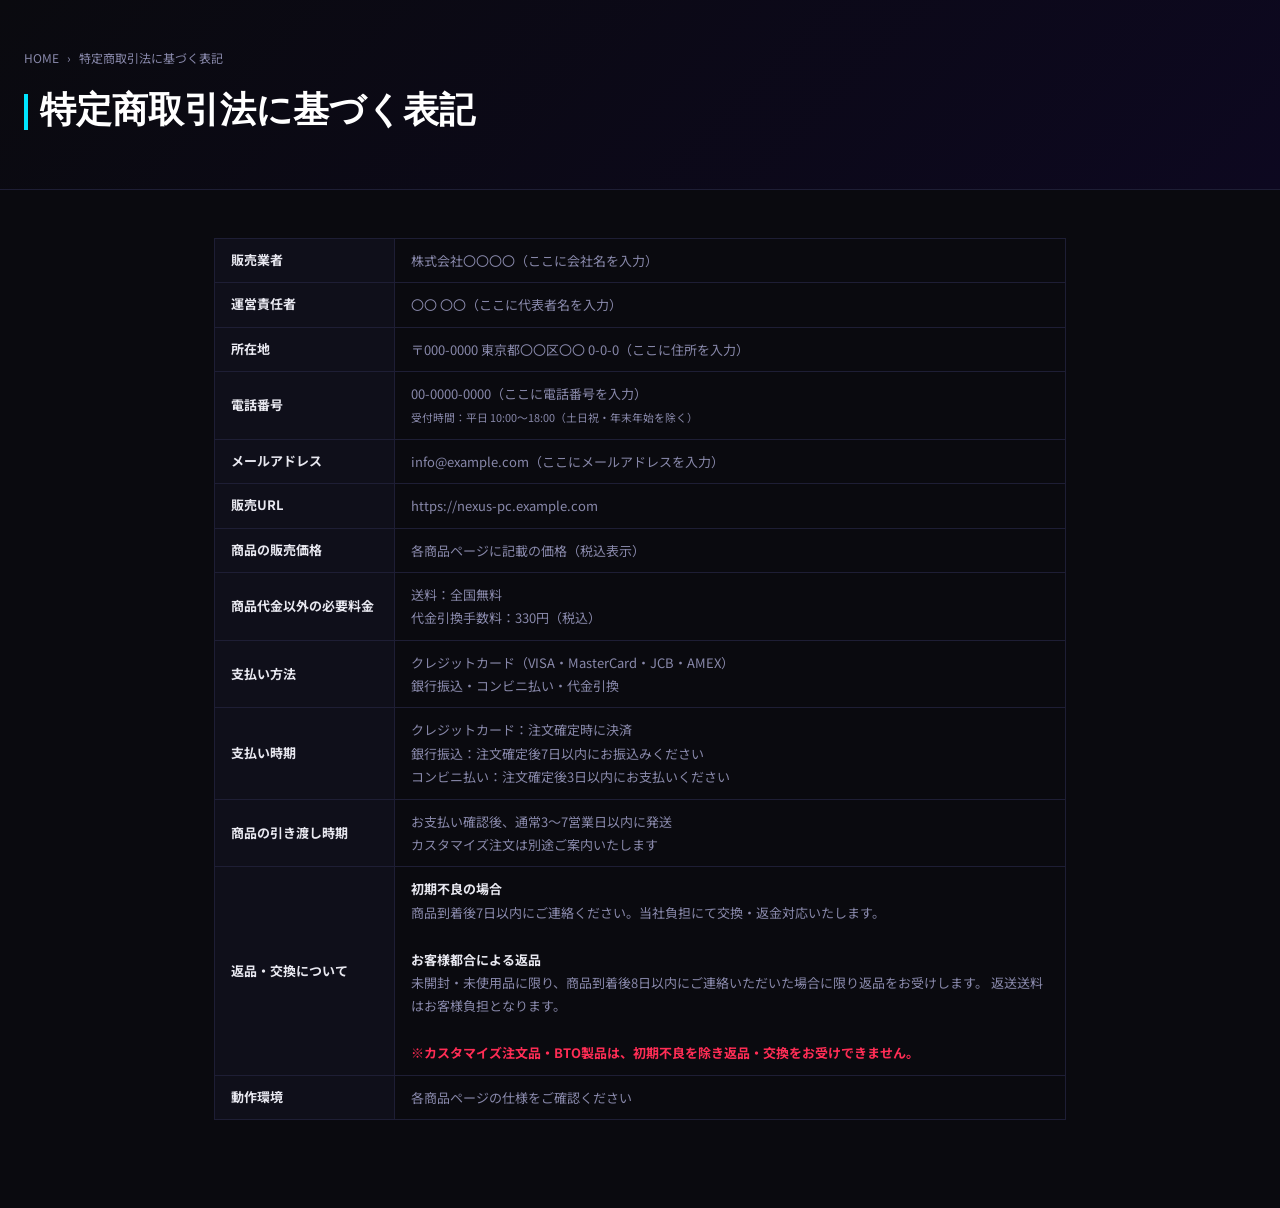
<file: tokushoho.html>
<!DOCTYPE html>
<html lang="ja">
<head>
<meta charset="UTF-8">
<meta name="viewport" content="width=device-width, initial-scale=1.0">
<title>特定商取引法に基づく表記 | NEXUS PC</title>
<link href="https://fonts.googleapis.com/css2?family=Rajdhani:wght@500;600;700&family=Noto+Sans+JP:wght@300;400;500;700&display=swap" rel="stylesheet">
<link rel="stylesheet" href="common.css">
</head>
<body>
<div id="header-mount"></div>

<div class="page-hero">
  <div class="page-hero-inner">
    <div class="breadcrumb">
      <a href="index.html">HOME</a><span>›</span>特定商取引法に基づく表記
    </div>
    <div class="page-title">特定商取引法に基づく表記</div>
  </div>
</div>

<div class="page-content">
  <div class="section-block">
    <table>
      <tr><th>販売業者</th><td>株式会社〇〇〇〇（ここに会社名を入力）</td></tr>
      <tr><th>運営責任者</th><td>〇〇 〇〇（ここに代表者名を入力）</td></tr>
      <tr><th>所在地</th><td>〒000-0000 東京都〇〇区〇〇 0-0-0（ここに住所を入力）</td></tr>
      <tr><th>電話番号</th><td>00-0000-0000（ここに電話番号を入力）<br><small style="color:var(--text2)">受付時間：平日 10:00〜18:00（土日祝・年末年始を除く）</small></td></tr>
      <tr><th>メールアドレス</th><td>info@example.com（ここにメールアドレスを入力）</td></tr>
      <tr><th>販売URL</th><td>https://nexus-pc.example.com</td></tr>
      <tr><th>商品の販売価格</th><td>各商品ページに記載の価格（税込表示）</td></tr>
      <tr><th>商品代金以外の必要料金</th><td>送料：全国無料<br>代金引換手数料：330円（税込）</td></tr>
      <tr><th>支払い方法</th><td>クレジットカード（VISA・MasterCard・JCB・AMEX）<br>銀行振込・コンビニ払い・代金引換</td></tr>
      <tr><th>支払い時期</th><td>
        クレジットカード：注文確定時に決済<br>
        銀行振込：注文確定後7日以内にお振込みください<br>
        コンビニ払い：注文確定後3日以内にお支払いください
      </td></tr>
      <tr><th>商品の引き渡し時期</th><td>お支払い確認後、通常3〜7営業日以内に発送<br>カスタマイズ注文は別途ご案内いたします</td></tr>
      <tr><th>返品・交換について</th><td>
        <strong style="color:var(--text)">初期不良の場合</strong><br>
        商品到着後7日以内にご連絡ください。当社負担にて交換・返金対応いたします。<br><br>
        <strong style="color:var(--text)">お客様都合による返品</strong><br>
        未開封・未使用品に限り、商品到着後8日以内にご連絡いただいた場合に限り返品をお受けします。
        返送送料はお客様負担となります。<br><br>
        <strong style="color:var(--accent3)">※カスタマイズ注文品・BTO製品は、初期不良を除き返品・交換をお受けできません。</strong>
      </td></tr>
      <tr><th>動作環境</th><td>各商品ページの仕様をご確認ください</td></tr>
    </table>
  </div>
</div>

<div id="footer-mount"></div>
<script src="shared.js"></script>
<script>
  document.getElementById('header-mount').innerHTML = renderHeader();
  document.getElementById('footer-mount').innerHTML = renderFooter();
</script>
</body>
</html>
</file>
<file: common.css>
:root {
  --bg: #0a0a0f;
  --bg2: #0f0f1a;
  --bg3: #13131f;
  --card: #111120;
  --border: #1e1e35;
  --accent: #00e5ff;
  --accent2: #7b2fff;
  --accent3: #ff2d55;
  --text: #e8e8f0;
  --text2: #8888aa;
  --white: #ffffff;
}

* { margin: 0; padding: 0; box-sizing: border-box; }

body {
  background: var(--bg);
  color: var(--text);
  font-family: 'Noto Sans JP', sans-serif;
  font-size: 14px;
  line-height: 1.6;
}

/* HEADER */
header {
  background: rgba(10,10,15,0.97);
  border-bottom: 1px solid var(--border);
  position: sticky;
  top: 0;
  z-index: 100;
  backdrop-filter: blur(10px);
}

.header-top {
  display: flex;
  align-items: center;
  justify-content: space-between;
  padding: 12px 24px;
  max-width: 1400px;
  margin: 0 auto;
}

.logo {
  font-family: 'Rajdhani', sans-serif;
  font-size: 28px;
  font-weight: 700;
  color: var(--white);
  letter-spacing: 4px;
  text-decoration: none;
}
.logo span { color: var(--accent); }

.header-search {
  display: flex;
  align-items: center;
  background: var(--bg3);
  border: 1px solid var(--border);
  border-radius: 4px;
  padding: 8px 16px;
  width: 320px;
  gap: 8px;
}
.header-search input {
  background: none; border: none; outline: none;
  color: var(--text); font-size: 13px; width: 100%;
}
.header-search input::placeholder { color: var(--text2); }

.header-actions { display: flex; align-items: center; gap: 20px; }
.header-actions a {
  color: var(--text2); text-decoration: none; font-size: 12px;
  display: flex; flex-direction: column; align-items: center; gap: 4px;
  transition: color 0.2s;
}
.header-actions a:hover { color: var(--accent); }

.nav-bar { background: var(--bg2); border-top: 1px solid var(--border); }
.nav-inner {
  max-width: 1400px; margin: 0 auto;
  display: flex; padding: 0 24px;
}
.nav-inner a {
  color: var(--text2); text-decoration: none; font-size: 13px;
  padding: 10px 16px; display: block;
  border-bottom: 2px solid transparent; transition: all 0.2s; white-space: nowrap;
}
.nav-inner a:hover, .nav-inner a.active { color: var(--accent); border-bottom-color: var(--accent); }

/* FOOTER */
footer {
  background: var(--bg2);
  border-top: 1px solid var(--border);
  padding: 48px 24px 24px;
  margin-top: 60px;
}
.footer-inner { max-width: 1400px; margin: 0 auto; }
.footer-grid {
  display: grid;
  grid-template-columns: 2fr 1fr 1fr 1fr;
  gap: 40px; margin-bottom: 40px;
}
.footer-brand p { font-size: 12px; color: var(--text2); line-height: 1.8; margin-top: 12px; }
.footer-col h4 {
  font-family: 'Rajdhani', sans-serif; font-size: 14px; font-weight: 700;
  color: var(--white); letter-spacing: 2px; margin-bottom: 16px;
}
.footer-col ul { list-style: none; display: flex; flex-direction: column; gap: 8px; }
.footer-col a { font-size: 12px; color: var(--text2); text-decoration: none; transition: color 0.2s; }
.footer-col a:hover { color: var(--accent); }
.footer-bottom {
  border-top: 1px solid var(--border); padding-top: 20px;
  display: flex; justify-content: space-between; align-items: center;
}
.footer-bottom p { font-size: 11px; color: var(--text2); }

/* COMMON PAGE LAYOUT */
.page-hero {
  background: linear-gradient(135deg, #0a0a0f, #0d0820);
  border-bottom: 1px solid var(--border);
  padding: 48px 24px;
}
.page-hero-inner { max-width: 1400px; margin: 0 auto; }
.breadcrumb { font-size: 12px; color: var(--text2); margin-bottom: 16px; }
.breadcrumb a { color: var(--text2); text-decoration: none; }
.breadcrumb a:hover { color: var(--accent); }
.breadcrumb span { margin: 0 8px; }
.page-title {
  font-family: 'Rajdhani', sans-serif;
  font-size: 36px; font-weight: 700; color: var(--white);
  display: flex; align-items: center; gap: 12px;
}
.page-title::before {
  content: ''; width: 4px; height: 36px;
  background: var(--accent); display: block;
}

.page-content { max-width: 900px; margin: 0 auto; padding: 48px 24px; }

.section-block { margin-bottom: 40px; }
.section-block h2 {
  font-family: 'Rajdhani', sans-serif; font-size: 18px; font-weight: 700;
  color: var(--white); margin-bottom: 16px; padding-bottom: 8px;
  border-bottom: 1px solid var(--border);
}
.section-block h3 { font-size: 14px; font-weight: 700; color: var(--text); margin: 16px 0 8px; }
.section-block p { color: var(--text2); font-size: 13px; line-height: 2; margin-bottom: 12px; }
.section-block ul, .section-block ol {
  color: var(--text2); font-size: 13px; line-height: 2;
  padding-left: 20px; margin-bottom: 12px;
}
.section-block table {
  width: 100%; border-collapse: collapse; font-size: 13px; margin-bottom: 16px;
}
.section-block table th {
  background: var(--bg2); color: var(--text); padding: 10px 16px;
  border: 1px solid var(--border); text-align: left; font-weight: 700; white-space: nowrap;
  width: 180px;
}
.section-block table td {
  color: var(--text2); padding: 10px 16px; border: 1px solid var(--border); line-height: 1.8;
}

/* NOTICE BAR */
.notice-bar {
  background: var(--accent); color: #000; font-size: 12px;
  font-weight: 700; text-align: center; padding: 8px; letter-spacing: 1px;
}

/* BTN */
.btn-primary {
  background: var(--accent); color: #000; font-weight: 700; font-size: 13px;
  padding: 12px 28px; border: none; cursor: pointer; text-decoration: none;
  display: inline-block;
  clip-path: polygon(8px 0%, 100% 0%, calc(100% - 8px) 100%, 0% 100%);
  transition: all 0.2s;
}
.btn-primary:hover { background: #33ecff; }

/* MEMBER DROPDOWN */
.member-dropdown-wrap {
  position: relative;
}
.member-dropdown-wrap > a {
  color: var(--text2); text-decoration: none; font-size: 12px;
  display: flex; flex-direction: column; align-items: center; gap: 4px;
  transition: color 0.2s; cursor: pointer;
}
.member-dropdown-wrap > a:hover { color: var(--accent); }

.member-dropdown {
  position: absolute; top: calc(100% + 12px); right: 0;
  width: 280px;
  background: var(--card); border: 1px solid var(--border);
  border-top: 2px solid var(--accent2);
  z-index: 200;
  opacity: 0; pointer-events: none;
  transform: translateY(-8px); transition: opacity 0.2s, transform 0.2s;
}
.member-dropdown.open {
  opacity: 1; pointer-events: auto; transform: translateY(0);
}

.member-dropdown-header {
  font-family: 'Rajdhani', sans-serif; font-size: 13px; font-weight: 700;
  color: var(--white); padding: 12px 16px;
  border-bottom: 1px solid var(--border); letter-spacing: 1px;
}

.member-dropdown-body {
  padding: 16px; display: flex; flex-direction: column; gap: 10px;
}

.btn-member-login, .btn-member-register {
  display: flex; align-items: center; gap: 8px;
  padding: 10px 16px; font-size: 13px; font-weight: 700;
  text-decoration: none; text-align: center; justify-content: center;
  cursor: pointer; transition: all 0.2s;
}
.btn-member-login {
  background: var(--accent); color: #000;
  clip-path: polygon(6px 0%, 100% 0%, calc(100% - 6px) 100%, 0% 100%);
}
.btn-member-login:hover { background: #33ecff; }

.btn-member-register {
  background: transparent; color: var(--text);
  border: 1px solid var(--border);
}
.btn-member-register:hover { border-color: var(--accent2); color: var(--accent2); }

.member-dropdown-footer {
  padding: 10px 16px 14px; border-top: 1px solid var(--border);
}
.member-dropdown-footer a {
  font-size: 11px; color: var(--text2); text-decoration: none;
  line-height: 1.6; display: block; text-align: center;
}
.member-dropdown-footer a:hover { color: var(--accent); }

/* ACCOUNT SWITCHER */
.acct-list { max-height: 180px; overflow-y: auto; }
.acct-item {
  display: flex; align-items: center; gap: 10px;
  padding: 10px 16px; cursor: pointer; transition: background 0.15s;
  border-bottom: 1px solid var(--border);
}
.acct-item:last-child { border-bottom: none; }
.acct-item:not(.active):hover { background: rgba(0,229,255,0.04); }
.acct-item.active { cursor: default; }
.acct-avatar {
  width: 32px; height: 32px; border-radius: 50%; flex-shrink: 0;
  background: var(--accent2); color: #fff; font-size: 13px; font-weight: 700;
  display: flex; align-items: center; justify-content: center;
}
.acct-item.active .acct-avatar { background: var(--accent); color: #000; }
.acct-info { flex: 1; min-width: 0; }
.acct-name { font-size: 12px; font-weight: 700; color: var(--text); white-space: nowrap; overflow: hidden; text-overflow: ellipsis; }
.acct-email { font-size: 10px; color: var(--text2); white-space: nowrap; overflow: hidden; text-overflow: ellipsis; }
.acct-check { font-size: 12px; color: var(--accent); font-weight: 700; flex-shrink: 0; }
.acct-actions {
  padding: 8px 16px; border-top: 1px solid var(--border);
  border-bottom: 1px solid var(--border);
}
.acct-add-btn {
  display: flex; align-items: center; gap: 6px;
  font-size: 12px; color: var(--text2); text-decoration: none; transition: color 0.2s;
}
.acct-add-btn:hover { color: var(--accent); }

/* CART DROPDOWN */
.cart-dropdown-wrap { position: relative; }
.cart-badge {
  position: absolute; top: -6px; right: -8px;
  background: var(--accent3); color: #fff; font-size: 10px; font-weight: 700;
  width: 18px; height: 18px; border-radius: 50%;
  display: none; align-items: center; justify-content: center;
}
.cart-badge.show { display: flex; }

.cart-dropdown {
  position: absolute; top: calc(100% + 12px); right: 0;
  width: 320px;
  background: var(--card); border: 1px solid var(--border);
  border-top: 2px solid var(--accent);
  z-index: 200;
  opacity: 0; pointer-events: none;
  transform: translateY(-8px); transition: opacity 0.2s, transform 0.2s;
}
.cart-dropdown.open {
  opacity: 1; pointer-events: auto; transform: translateY(0);
}
.cart-dropdown-header {
  font-family: 'Rajdhani', sans-serif; font-size: 13px; font-weight: 700;
  color: var(--white); padding: 12px 16px;
  border-bottom: 1px solid var(--border); letter-spacing: 1px;
  display: flex; justify-content: space-between; align-items: center;
}
.cart-items { max-height: 280px; overflow-y: auto; padding: 8px 0; }
.cart-empty { padding: 24px 16px; text-align: center; font-size: 12px; color: var(--text2); }
.cart-item {
  display: flex; align-items: flex-start; gap: 10px;
  padding: 10px 16px; border-bottom: 1px solid var(--border);
}
.cart-item-img {
  width: 48px; height: 48px; flex-shrink: 0;
  background: var(--bg2); display: flex; align-items: center; justify-content: center;
  overflow: hidden;
}
.cart-item-img img { width: 100%; height: 100%; object-fit: cover; }
.cart-item-info { flex: 1; min-width: 0; }
.cart-item-name { font-size: 11px; color: var(--text); line-height: 1.4; margin-bottom: 4px;
  white-space: nowrap; overflow: hidden; text-overflow: ellipsis; }
.cart-item-price { font-size: 13px; font-weight: 700; color: var(--accent); font-family: 'Rajdhani',sans-serif; }
.cart-item-qty { display: flex; align-items: center; gap: 6px; margin-top: 6px; }
.qty-btn {
  background: var(--bg3); border: 1px solid var(--border); color: var(--text);
  width: 20px; height: 20px; font-size: 13px; cursor: pointer; display: flex;
  align-items: center; justify-content: center; transition: all 0.2s;
}
.qty-btn:hover { border-color: var(--accent); color: var(--accent); }
.qty-num { font-size: 12px; color: var(--text); min-width: 16px; text-align: center; }
.cart-item-del {
  background: none; border: none; color: var(--text2); font-size: 16px;
  cursor: pointer; padding: 0 4px; transition: color 0.2s; flex-shrink: 0;
}
.cart-item-del:hover { color: var(--accent3); }
.cart-dropdown-footer { padding: 12px 16px; border-top: 1px solid var(--border); }
.cart-total { display: flex; justify-content: space-between; align-items: center; margin-bottom: 12px; }
.cart-total-label { font-size: 12px; color: var(--text2); }
.cart-total-price { font-family: 'Rajdhani',sans-serif; font-size: 20px; font-weight: 700; color: var(--accent); }
.btn-checkout {
  display: block; width: 100%; padding: 10px; text-align: center;
  background: var(--accent); color: #000; font-size: 13px; font-weight: 700;
  text-decoration: none; transition: all 0.2s;
  clip-path: polygon(6px 0%, 100% 0%, calc(100% - 6px) 100%, 0% 100%);
}
.btn-checkout:hover { background: #33ecff; }
</file>
